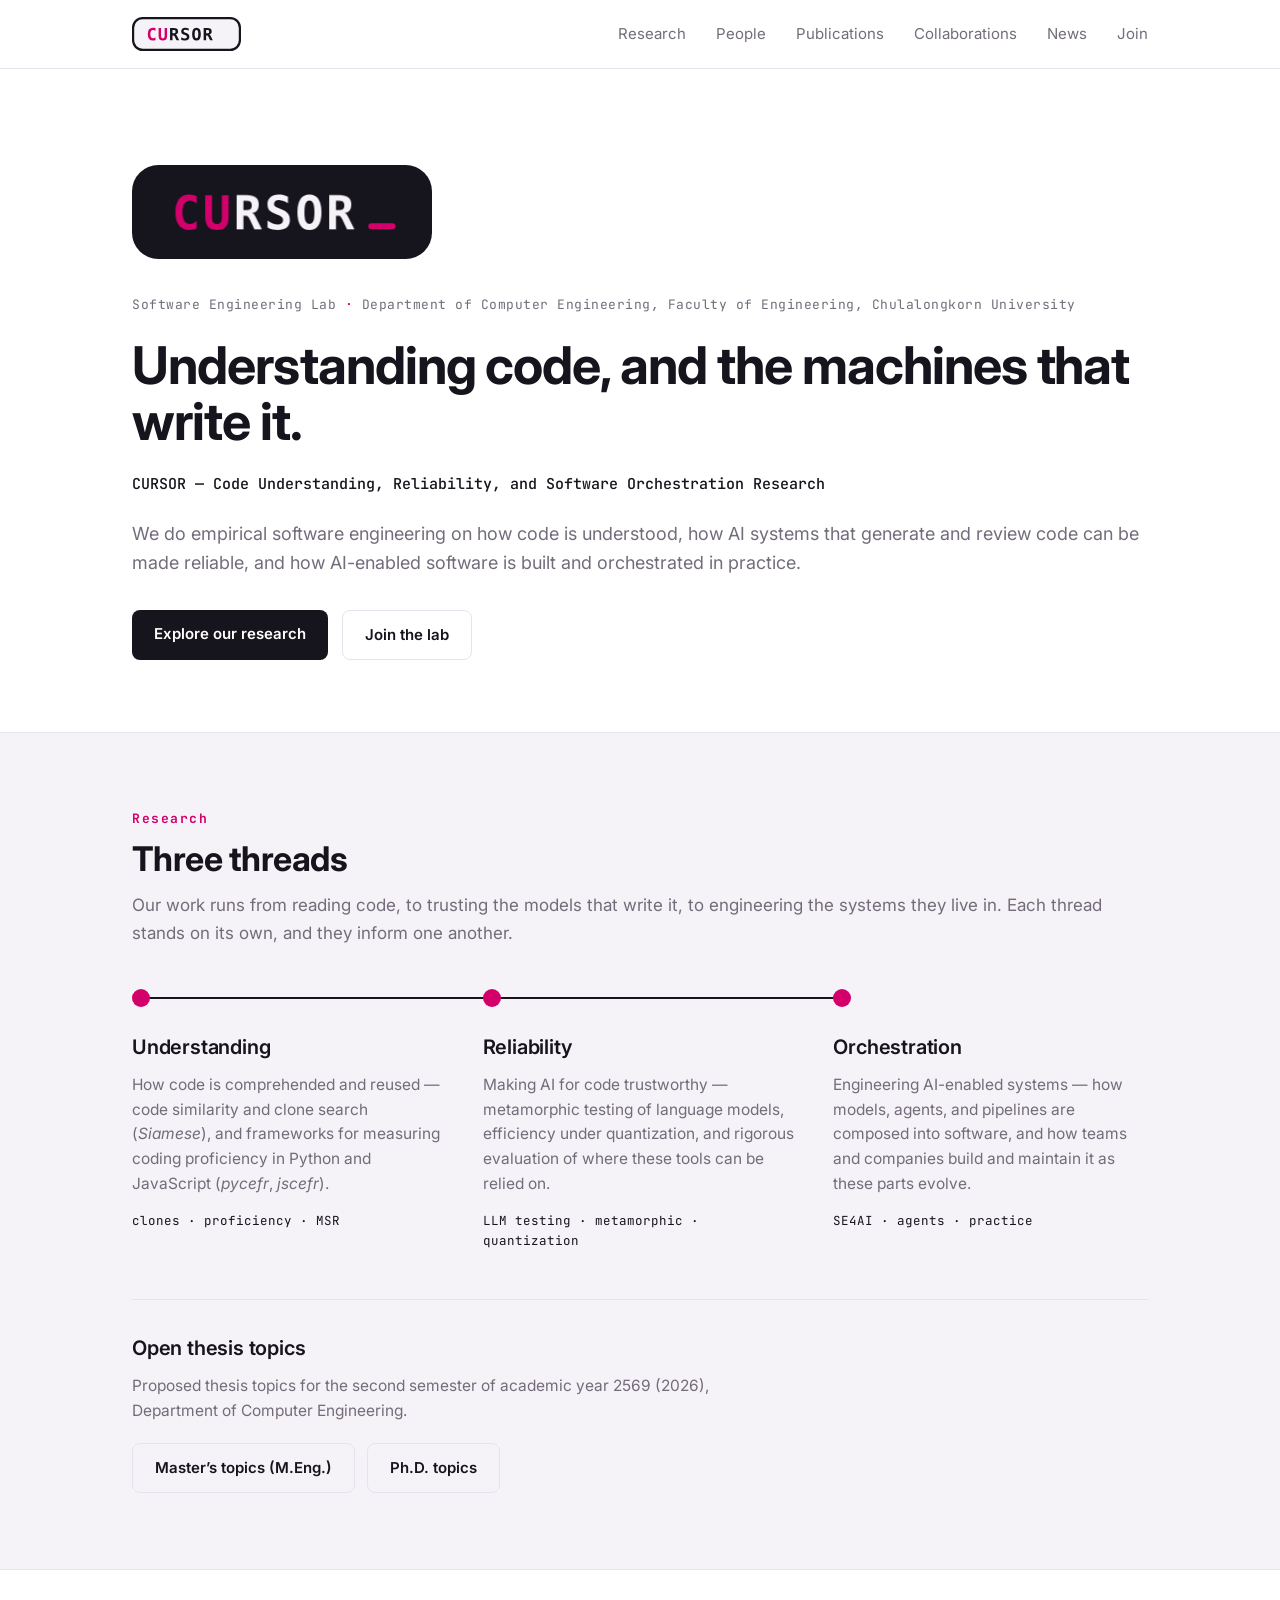
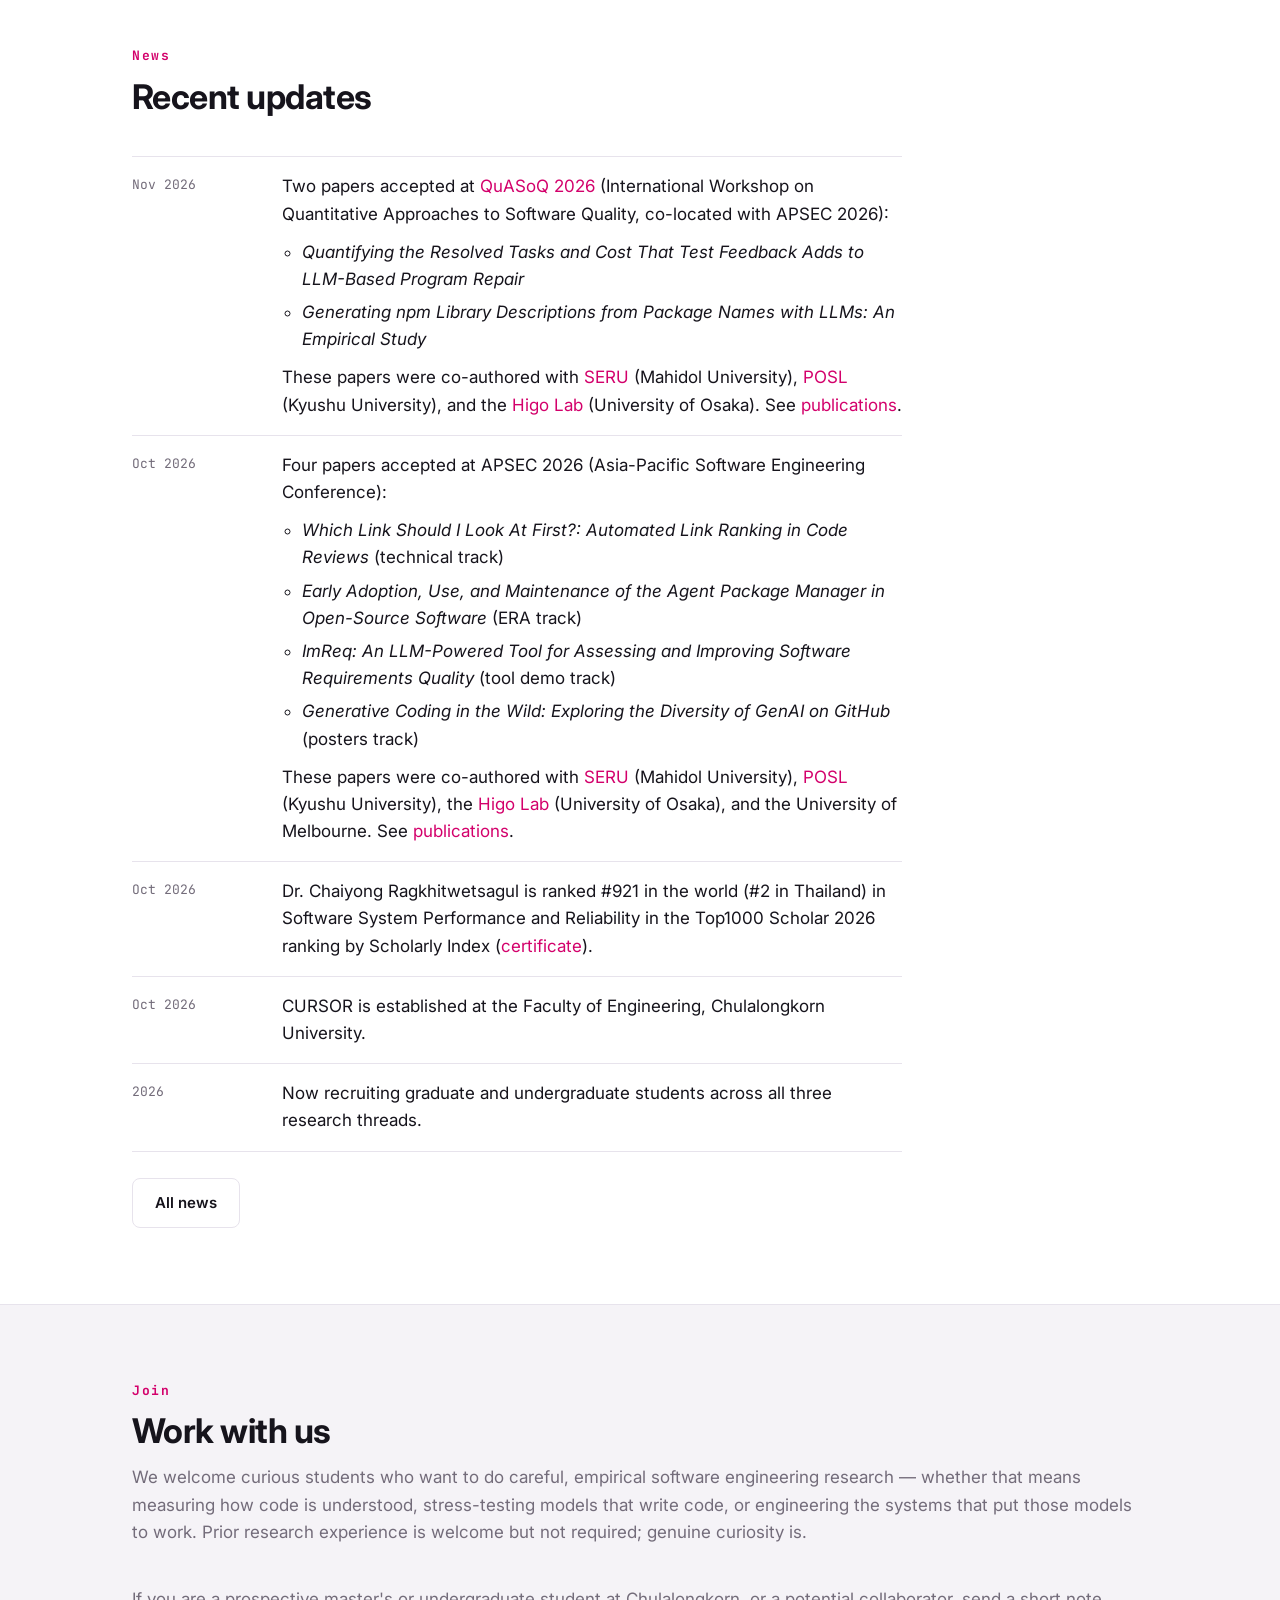
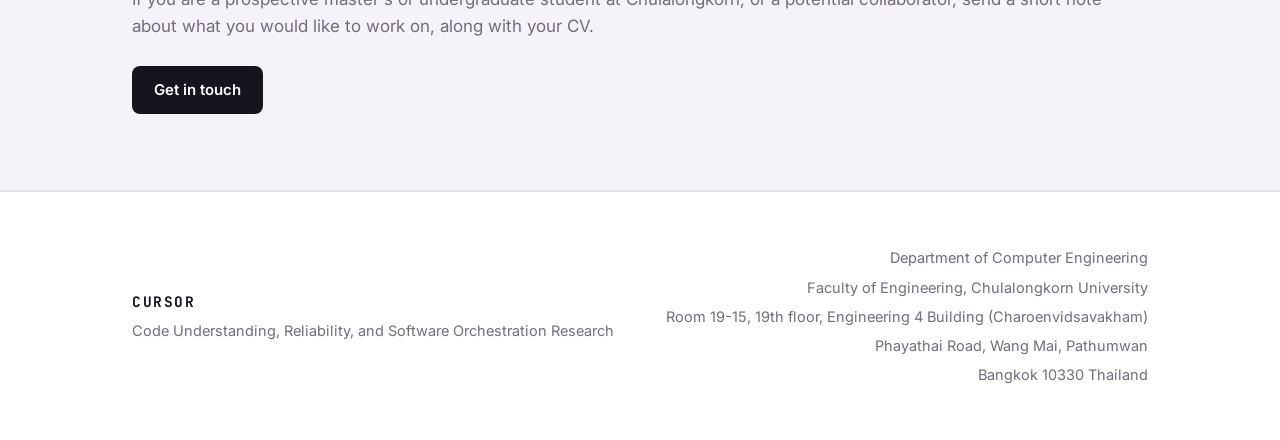
<file: index.html>
<!DOCTYPE html>
<html lang="en">
<head>
<meta charset="UTF-8">
<meta name="viewport" content="width=device-width, initial-scale=1.0">
<title>CURSOR — Code Understanding, Reliability, and Software Orchestration Research</title>
<meta name="description" content="CURSOR is a software engineering research lab at the Department of Computer Engineering, Faculty of Engineering, Chulalongkorn University, studying how software is understood, how AI systems for code can be trusted, and how AI-enabled software is built and orchestrated.">
<link rel="icon" href="images/favicon.ico" sizes="32x32">
<link rel="icon" type="image/svg+xml" href="images/favicon.svg">
<link rel="apple-touch-icon" href="images/apple-touch-icon.png">
<link rel="preconnect" href="https://fonts.googleapis.com">
<link rel="preconnect" href="https://fonts.gstatic.com" crossorigin>
<link href="https://fonts.googleapis.com/css2?family=Inter:wght@400;500;600;700&family=JetBrains+Mono:wght@500;700&display=swap" rel="stylesheet">
<link rel="stylesheet" href="css/style.css">
</head>
<body>

<header class="nav">
  <div class="wrap nav-inner">
    <a class="brand" href="#top" aria-label="CURSOR home">
      <img class="logo" src="images/cursor-field.svg" alt="CURSOR" width="109" height="34">
    </a>
    <button class="menu-btn" aria-label="Menu" aria-expanded="false"><span></span><span></span><span></span></button>
    <nav class="links" id="menu">
      <a href="#research">Research</a>
      <a href="people.html">People</a>
      <a href="publications.html">Publications</a>
      <a href="collaborations.html">Collaborations</a>
      <a href="news.html">News</a>
      <a href="#join">Join</a>
    </nav>
  </div>
</header>

<main id="top">

  <section class="hero">
    <div class="wrap hero-grid">
      <div>
        <p class="kicker">Software Engineering Lab <span class="dot">·</span> Department of Computer Engineering, Faculty of Engineering, Chulalongkorn University</p>
        <h1 class="hero-title">Understanding code, and the machines that write it.</h1>
        <p class="hero-sub">CURSOR — Code Understanding, Reliability, and Software Orchestration Research</p>
        <p class="lede">We do empirical software engineering on how code is understood, how AI systems that generate and review code can be made reliable, and how AI-enabled software is built and orchestrated in practice.</p>
        <div class="cta-row">
          <a class="btn btn-primary" href="#research">Explore our research</a>
          <a class="btn btn-ghost" href="#join">Join the lab</a>
        </div>
      </div>
      <div class="hero-art" aria-hidden="true">
        <svg viewBox="0 0 345.4 108.1">
          <rect width="345.4" height="108.1" rx="30.3" fill="#16141C"/>
          <path class="pop" style="animation-delay:0.15s" d="M1081 43Q1011 7 934.0 -11.0Q857 -29 772 -29Q470 -29 311.0 170.0Q152 369 152 745Q152 1122 311.0 1321.0Q470 1520 772 1520Q857 1520 935.0 1502.0Q1013 1484 1081 1448V1120Q1005 1190 933.5 1222.5Q862 1255 786 1255Q624 1255 541.5 1126.5Q459 998 459 745Q459 493 541.5 364.5Q624 236 786 236Q862 236 933.5 268.5Q1005 301 1081 371Z" transform="translate(46.00,74.08) scale(0.02637,-0.02637)" fill="#D3006B"/>
          <path class="pop" style="animation-delay:0.27s" d="M106 551V1493H401V477Q401 365 458.0 301.5Q515 238 616 238Q717 238 774.0 301.5Q831 365 831 477V1493H1126V551Q1126 247 1005.0 109.0Q884 -29 616 -29Q349 -29 227.5 109.0Q106 247 106 551Z" transform="translate(81.51,74.08) scale(0.02637,-0.02637)" fill="#D3006B"/>
          <path class="pop" style="animation-delay:0.39s" d="M807 705Q851 696 883.5 663.5Q916 631 963 537L1233 0H909L729 377Q721 393 708 421Q629 590 522 590H428V0H133V1493H559Q847 1493 972.5 1391.0Q1098 1289 1098 1059Q1098 905 1023.0 814.0Q948 723 807 705ZM428 1245V838H567Q688 838 740.5 885.5Q793 933 793 1042Q793 1151 741.0 1198.0Q689 1245 567 1245Z" transform="translate(117.02,74.08) scale(0.02637,-0.02637)" fill="#F5F3F7"/>
          <path class="pop" style="animation-delay:0.51s" d="M510 655Q287 740 208.0 833.5Q129 927 129 1085Q129 1288 259.0 1404.0Q389 1520 616 1520Q719 1520 822.0 1496.5Q925 1473 1026 1427V1139Q931 1206 833.0 1241.0Q735 1276 639 1276Q532 1276 475.0 1233.0Q418 1190 418 1110Q418 1048 459.5 1007.5Q501 967 633 918L760 870Q940 804 1025.0 695.0Q1110 586 1110 420Q1110 194 976.5 82.5Q843 -29 573 -29Q462 -29 350.5 -2.5Q239 24 135 76V381Q253 297 363.5 256.0Q474 215 582 215Q691 215 751.0 264.5Q811 314 811 403Q811 470 771.0 520.5Q731 571 655 600Z" transform="translate(152.53,74.08) scale(0.02637,-0.02637)" fill="#F5F3F7"/>
          <path class="pop" style="animation-delay:0.63s" d="M616 1255Q503 1255 451.0 1134.5Q399 1014 399 745Q399 477 451.0 356.5Q503 236 616 236Q730 236 782.0 356.5Q834 477 834 745Q834 1014 782.0 1134.5Q730 1255 616 1255ZM92 745Q92 1128 224.5 1324.0Q357 1520 616 1520Q876 1520 1008.5 1324.0Q1141 1128 1141 745Q1141 363 1008.5 167.0Q876 -29 616 -29Q357 -29 224.5 167.0Q92 363 92 745Z" transform="translate(188.04,74.08) scale(0.02637,-0.02637)" fill="#F5F3F7"/>
          <path class="pop" style="animation-delay:0.75s" d="M807 705Q851 696 883.5 663.5Q916 631 963 537L1233 0H909L729 377Q721 393 708 421Q629 590 522 590H428V0H133V1493H559Q847 1493 972.5 1391.0Q1098 1289 1098 1059Q1098 905 1023.0 814.0Q948 723 807 705ZM428 1245V838H567Q688 838 740.5 885.5Q793 933 793 1042Q793 1151 741.0 1198.0Q689 1245 567 1245Z" transform="translate(223.55,74.08) scale(0.02637,-0.02637)" fill="#F5F3F7"/>
          <rect class="uscore" x="272.1" y="67.1" width="31.3" height="7.0" rx="3.5" fill="#D3006B"/>
        </svg>
      </div>
    </div>
  </section>

  <section id="research" class="panel">
    <div class="wrap">
      <div class="sec-head">
        <h2>Research</h2>
        <div class="big">Three threads</div>
        <p>Our work runs from reading code, to trusting the models that write it, to engineering the systems they live in. Each thread stands on its own, and they inform one another.</p>
      </div>
      <div class="pillars">
        <div class="pillar">
          <span class="node"></span>
          <h3>Understanding</h3>
          <p>How code is comprehended and reused — code similarity and clone search (<i>Siamese</i>), and frameworks for measuring coding proficiency in Python and JavaScript (<i>pycefr</i>, <i>jscefr</i>).</p>
          <div class="tags">clones · proficiency · MSR</div>
        </div>
        <div class="pillar">
          <span class="node"></span>
          <h3>Reliability</h3>
          <p>Making AI for code trustworthy — metamorphic testing of language models, efficiency under quantization, and rigorous evaluation of where these tools can be relied on.</p>
          <div class="tags">LLM testing · metamorphic · quantization</div>
        </div>
        <div class="pillar">
          <span class="node"></span>
          <h3>Orchestration</h3>
          <p>Engineering AI-enabled systems — how models, agents, and pipelines are composed into software, and how teams and companies build and maintain it as these parts evolve.</p>
          <div class="tags">SE4AI · agents · practice</div>
        </div>
      </div>
      <div class="topics">
        <h3>Open thesis topics</h3>
        <p>Proposed thesis topics for the second semester of academic year 2569 (2026), Department of Computer Engineering.</p>
        <div class="topic-links">
          <a class="btn btn-ghost" href="files/2026/topics_m.pdf">Master’s topics (M.Eng.)</a>
          <a class="btn btn-ghost" href="files/2026/topics_phd.pdf">Ph.D. topics</a>
        </div>
      </div>
    </div>
  </section>

  <section id="news">
    <div class="wrap">
      <div class="sec-head"><h2>News</h2><div class="big">Recent updates</div></div>
      <!-- Keep only the 5 most recent items here; the full list lives in news.html -->
      <ul class="news">
        <li><span class="when">Nov 2026</span><div class="what">Two papers accepted at <a href="https://quasoq2026.swc-rwth.de/program.html" style="color:var(--magenta)">QuASoQ 2026</a> (International Workshop on Quantitative Approaches to Software Quality, co-located with APSEC 2026):
          <ul class="news-list">
            <li><i>Quantifying the Resolved Tasks and Cost That Test Feedback Adds to LLM-Based Program Repair</i></li>
            <li><i>Generating npm Library Descriptions from Package Names with LLMs: An Empirical Study</i></li>
          </ul>
          These papers were co-authored with <a href="https://muict-seru.github.io" style="color:var(--magenta)">SERU</a> (Mahidol University), <a href="https://posl.ait.kyushu-u.ac.jp/en/" style="color:var(--magenta)">POSL</a> (Kyushu University), and the <a href="https://sel.ist.osaka-u.ac.jp/" style="color:var(--magenta)">Higo Lab</a> (University of Osaka). See <a href="publications.html" style="color:var(--magenta)">publications</a>.</div></li>
        <li><span class="when">Oct 2026</span><div class="what">Four papers accepted at APSEC 2026 (Asia-Pacific Software Engineering Conference):
          <ul class="news-list">
            <li><i>Which Link Should I Look At First?: Automated Link Ranking in Code Reviews</i> (technical track)</li>
            <li><i>Early Adoption, Use, and Maintenance of the Agent Package Manager in Open-Source Software</i> (ERA track)</li>
            <li><i>ImReq: An LLM-Powered Tool for Assessing and Improving Software Requirements Quality</i> (tool demo track)</li>
            <li><i>Generative Coding in the Wild: Exploring the Diversity of GenAI on GitHub</i> (posters track)</li>
          </ul>
          These papers were co-authored with <a href="https://muict-seru.github.io" style="color:var(--magenta)">SERU</a> (Mahidol University), <a href="https://posl.ait.kyushu-u.ac.jp/en/" style="color:var(--magenta)">POSL</a> (Kyushu University), the <a href="https://sel.ist.osaka-u.ac.jp/" style="color:var(--magenta)">Higo Lab</a> (University of Osaka), and the University of Melbourne. See <a href="publications.html" style="color:var(--magenta)">publications</a>.</div></li>
        <li><span class="when">Oct 2026</span><span class="what">Dr. Chaiyong Ragkhitwetsagul is ranked #921 in the world (#2 in Thailand) in Software System Performance and Reliability in the Top1000 Scholar 2026 ranking by Scholarly Index (<a href="files/2026/2026-Top1000-Scholars.pdf" style="color:var(--magenta)">certificate</a>).</span></li>
        <li><span class="when">Oct 2026</span><span class="what">CURSOR is established at the Faculty of Engineering, Chulalongkorn University.</span></li>
        <li><span class="when">2026</span><span class="what">Now recruiting graduate and undergraduate students across all three research threads.</span></li>
      </ul>
      <a class="btn btn-ghost" href="news.html" style="margin-top:26px;">All news</a>
    </div>
  </section>

  <section id="join" class="panel">
    <div class="wrap">
      <div class="sec-head">
        <h2>Join</h2>
        <div class="big">Work with us</div>
        <p>We welcome curious students who want to do careful, empirical software engineering research — whether that means measuring how code is understood, stress-testing models that write code, or engineering the systems that put those models to work. Prior research experience is welcome but not required; genuine curiosity is.</p>
      </div>
      <p style="color:var(--slate);margin:0 0 26px;">If you are a prospective master's or undergraduate student at Chulalongkorn, or a potential collaborator, send a short note about what you would like to work on, along with your CV.</p>
      <a class="btn btn-primary" href="mailto:cragkhit@gmail.com?subject=Joining%20CURSOR">Get in touch</a>
    </div>
  </section>

</main>

<footer>
  <div class="wrap foot-inner">
    <div>
      <div class="foot-brand">CURSOR</div>
      <div style="margin-top:6px;">Code Understanding, Reliability, and Software Orchestration Research</div>
    </div>
    <div class="foot-addr">
      <div>Department of Computer Engineering</div>
      <div style="margin-top:6px;">Faculty of Engineering, Chulalongkorn University</div>
      <div style="margin-top:6px;">Room 19-15, 19th floor, Engineering 4 Building (Charoenvidsavakham)</div>
      <div style="margin-top:6px;">Phayathai Road, Wang Mai, Pathumwan</div>
      <div style="margin-top:6px;">Bangkok 10330 Thailand</div>
    </div>
  </div>
</footer>

<script>
  var btn=document.querySelector('.menu-btn'), menu=document.getElementById('menu');
  btn.addEventListener('click',function(){var open=menu.classList.toggle('open');btn.setAttribute('aria-expanded',open);});
  menu.addEventListener('click',function(e){if(e.target.tagName==='A') menu.classList.remove('open');});
</script>
</body>
</html>
</file>
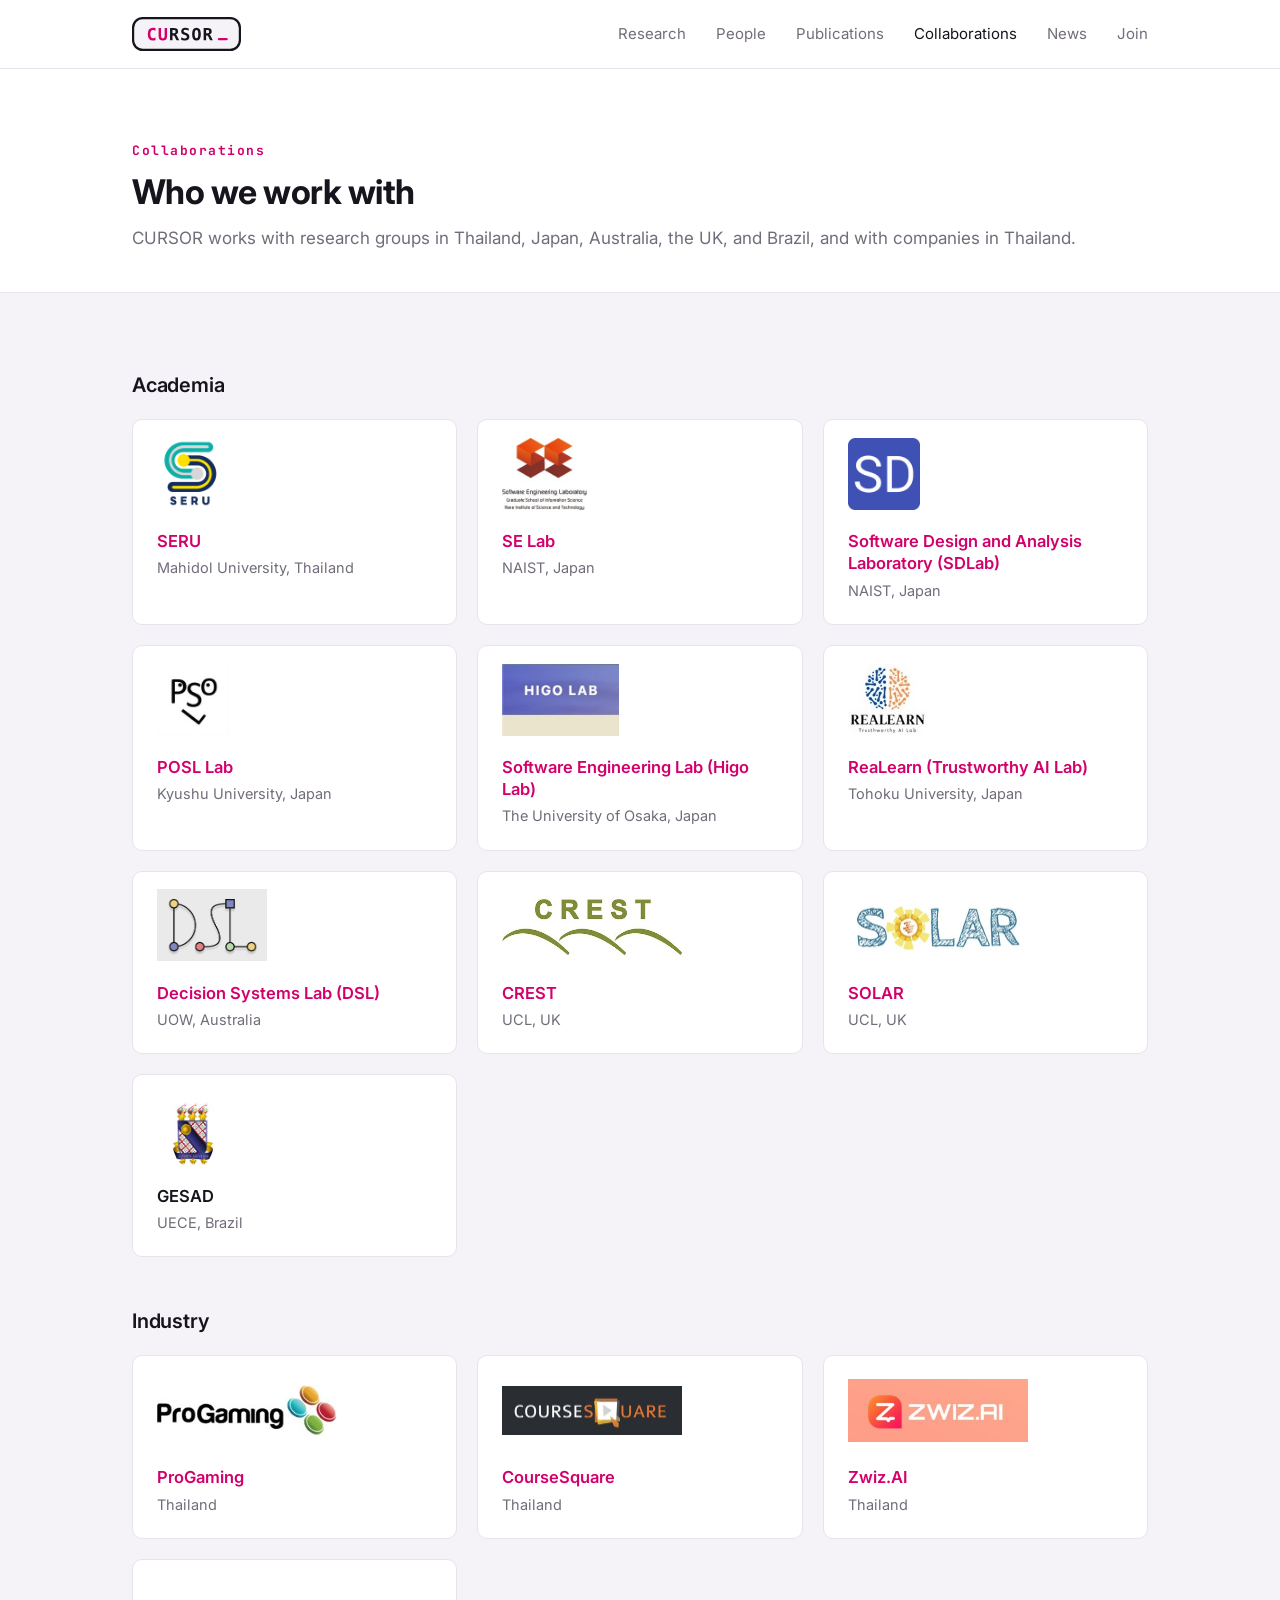
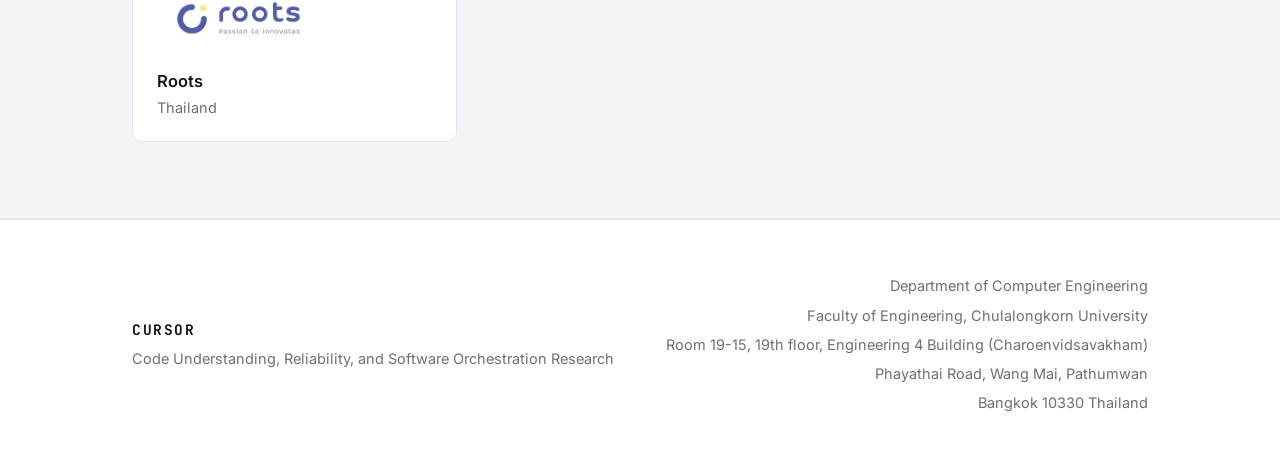
<file: collaborations.html>
<!DOCTYPE html>
<html lang="en">
<head>
<meta charset="UTF-8">
<meta name="viewport" content="width=device-width, initial-scale=1.0">
<title>Collaborations — CURSOR</title>
<meta name="description" content="Research groups that collaborate with CURSOR, the software engineering research lab at the Department of Computer Engineering, Faculty of Engineering, Chulalongkorn University.">
<link rel="icon" href="images/favicon.ico" sizes="32x32">
<link rel="icon" type="image/svg+xml" href="images/favicon.svg">
<link rel="apple-touch-icon" href="images/apple-touch-icon.png">
<link rel="preconnect" href="https://fonts.googleapis.com">
<link rel="preconnect" href="https://fonts.gstatic.com" crossorigin>
<link href="https://fonts.googleapis.com/css2?family=Inter:wght@400;500;600;700&family=JetBrains+Mono:wght@500;700&display=swap" rel="stylesheet">
<link rel="stylesheet" href="css/style.css">
</head>
<body>

<header class="nav">
  <div class="wrap nav-inner">
    <a class="brand" href="index.html" aria-label="CURSOR home">
      <img class="logo" src="images/cursor-field.svg" alt="CURSOR" width="109" height="34">
    </a>
    <button class="menu-btn" aria-label="Menu" aria-expanded="false"><span></span><span></span><span></span></button>
    <nav class="links" id="menu">
      <a href="index.html#research">Research</a>
      <a href="people.html">People</a>
      <a href="publications.html">Publications</a>
      <a href="collaborations.html" aria-current="page" style="color:var(--ink)">Collaborations</a>
      <a href="news.html">News</a>
      <a href="index.html#join">Join</a>
    </nav>
  </div>
</header>

<main id="top">

  <section class="page-head">
    <div class="wrap">
      <div class="sec-head" style="margin-bottom:0">
        <h2>Collaborations</h2>
        <div class="big">Who we work with</div>
        <p>CURSOR works with research groups in Thailand, Japan, Australia, the UK, and Brazil, and with companies in Thailand.</p>
      </div>
    </div>
  </section>

  <section class="panel">
    <div class="wrap">
      <h3 class="partner-group">Academia</h3>
      <div class="partners">
        <div class="partner">
          <div class="partner-logo"><a href="https://muict-seru.github.io" tabindex="-1" aria-hidden="true"><img src="images/partners/seru.png" alt="SERU logo" loading="lazy"></a></div>
          <h4><a href="https://muict-seru.github.io" style="color:var(--magenta)">SERU</a></h4>
          <p>Mahidol University, Thailand</p>
        </div>
        <div class="partner">
          <div class="partner-logo"><a href="https://naist-se.github.io/" tabindex="-1" aria-hidden="true"><img src="images/partners/se-lab-naist-japan.jpg" alt="SE Lab logo" loading="lazy"></a></div>
          <h4><a href="https://naist-se.github.io/" style="color:var(--magenta)">SE Lab</a></h4>
          <p>NAIST, Japan</p>
        </div>
        <div class="partner">
          <div class="partner-logo"><a href="https://sdlab.naist.jp/en/" tabindex="-1" aria-hidden="true"><img src="images/partners/sd-lab-naist-japan.jpg" alt="Software Design and Analysis Laboratory (SDLab) logo" loading="lazy"></a></div>
          <h4><a href="https://sdlab.naist.jp/en/" style="color:var(--magenta)">Software Design and Analysis Laboratory (SDLab)</a></h4>
          <p>NAIST, Japan</p>
        </div>
        <div class="partner">
          <div class="partner-logo"><a href="https://posl.ait.kyushu-u.ac.jp/en/" tabindex="-1" aria-hidden="true"><img src="images/partners/posl-lab-kyushu-university-japan.jpg" alt="POSL Lab logo" loading="lazy"></a></div>
          <h4><a href="https://posl.ait.kyushu-u.ac.jp/en/" style="color:var(--magenta)">POSL Lab</a></h4>
          <p>Kyushu University, Japan</p>
        </div>
        <div class="partner">
          <div class="partner-logo"><a href="https://sel.ist.osaka-u.ac.jp/" tabindex="-1" aria-hidden="true"><img src="images/partners/software-engineering-lab-higo-lab.jpg" alt="Software Engineering Lab (Higo Lab) logo" loading="lazy"></a></div>
          <h4><a href="https://sel.ist.osaka-u.ac.jp/" style="color:var(--magenta)">Software Engineering Lab (Higo Lab)</a></h4>
          <p>The University of Osaka, Japan</p>
        </div>
        <div class="partner">
          <div class="partner-logo"><a href="https://sites.google.com/view/racharak-lab" tabindex="-1" aria-hidden="true"><img src="images/internships/realearn-logo.jpg" alt="ReaLearn (Trustworthy AI Lab) logo" loading="lazy"></a></div>
          <h4><a href="https://sites.google.com/view/racharak-lab" style="color:var(--magenta)">ReaLearn (Trustworthy AI Lab)</a></h4>
          <p>Tohoku University, Japan</p>
        </div>
        <div class="partner">
          <div class="partner-logo"><a href="http://www.dsl.uow.edu.au/" tabindex="-1" aria-hidden="true"><img src="images/partners/decision-systems-lab-dsl-uow.jpg" alt="Decision Systems Lab (DSL) logo" loading="lazy"></a></div>
          <h4><a href="http://www.dsl.uow.edu.au/" style="color:var(--magenta)">Decision Systems Lab (DSL)</a></h4>
          <p>UOW, Australia</p>
        </div>
        <div class="partner">
          <div class="partner-logo"><a href="https://www.ucl.ac.uk/crest" tabindex="-1" aria-hidden="true"><img src="images/partners/centre-for-research-on-evolution.jpg" alt="CREST logo" loading="lazy"></a></div>
          <h4><a href="https://www.ucl.ac.uk/crest" style="color:var(--magenta)">CREST</a></h4>
          <p>UCL, UK</p>
        </div>
        <div class="partner">
          <div class="partner-logo"><a href="https://solar.cs.ucl.ac.uk/" tabindex="-1" aria-hidden="true"><img src="images/partners/software-optimisation-learning-and-analytics.jpg" alt="SOLAR logo" loading="lazy"></a></div>
          <h4><a href="https://solar.cs.ucl.ac.uk/" style="color:var(--magenta)">SOLAR</a></h4>
          <p>UCL, UK</p>
        </div>
        <div class="partner">
          <div class="partner-logo"><img src="images/partners/software-engineering-and-distributed-systems.jpg" alt="GESAD logo" loading="lazy"></div>
          <h4>GESAD</h4>
          <p>UECE, Brazil</p>
        </div>
      </div>
      <h3 class="partner-group">Industry</h3>
      <div class="partners">
        <div class="partner">
          <div class="partner-logo"><a href="https://www.progaming.co.th/" tabindex="-1" aria-hidden="true"><img src="images/partners/progaming.jpg" alt="ProGaming logo" loading="lazy"></a></div>
          <h4><a href="https://www.progaming.co.th/" style="color:var(--magenta)">ProGaming</a></h4>
          <p>Thailand</p>
        </div>
        <div class="partner">
          <div class="partner-logo"><a href="https://www.coursesquare.co/" tabindex="-1" aria-hidden="true"><img src="images/partners/coursesquare.jpg" alt="CourseSquare logo" loading="lazy"></a></div>
          <h4><a href="https://www.coursesquare.co/" style="color:var(--magenta)">CourseSquare</a></h4>
          <p>Thailand</p>
        </div>
        <div class="partner">
          <div class="partner-logo"><a href="https://www.zwiz.ai/" tabindex="-1" aria-hidden="true"><img src="images/partners/zwizai.jpg" alt="Zwiz.AI logo" loading="lazy"></a></div>
          <h4><a href="https://www.zwiz.ai/" style="color:var(--magenta)">Zwiz.AI</a></h4>
          <p>Thailand</p>
        </div>
        <div class="partner">
          <div class="partner-logo"><img src="images/partners/roots-current-and-previous-funding.jpg" alt="Roots logo" loading="lazy"></div>
          <h4>Roots</h4>
          <p>Thailand</p>
        </div>
      </div>
    </div>
  </section>

</main>

<footer>
  <div class="wrap foot-inner">
    <div>
      <div class="foot-brand">CURSOR</div>
      <div style="margin-top:6px;">Code Understanding, Reliability, and Software Orchestration Research</div>
    </div>
    <div class="foot-addr">
      <div>Department of Computer Engineering</div>
      <div style="margin-top:6px;">Faculty of Engineering, Chulalongkorn University</div>
      <div style="margin-top:6px;">Room 19-15, 19th floor, Engineering 4 Building (Charoenvidsavakham)</div>
      <div style="margin-top:6px;">Phayathai Road, Wang Mai, Pathumwan</div>
      <div style="margin-top:6px;">Bangkok 10330 Thailand</div>
    </div>
  </div>
</footer>

<script>
  var btn=document.querySelector('.menu-btn'), menu=document.getElementById('menu');
  btn.addEventListener('click',function(){var open=menu.classList.toggle('open');btn.setAttribute('aria-expanded',open);});
  menu.addEventListener('click',function(e){if(e.target.tagName==='A') menu.classList.remove('open');});
</script>
</body>
</html>
</file>
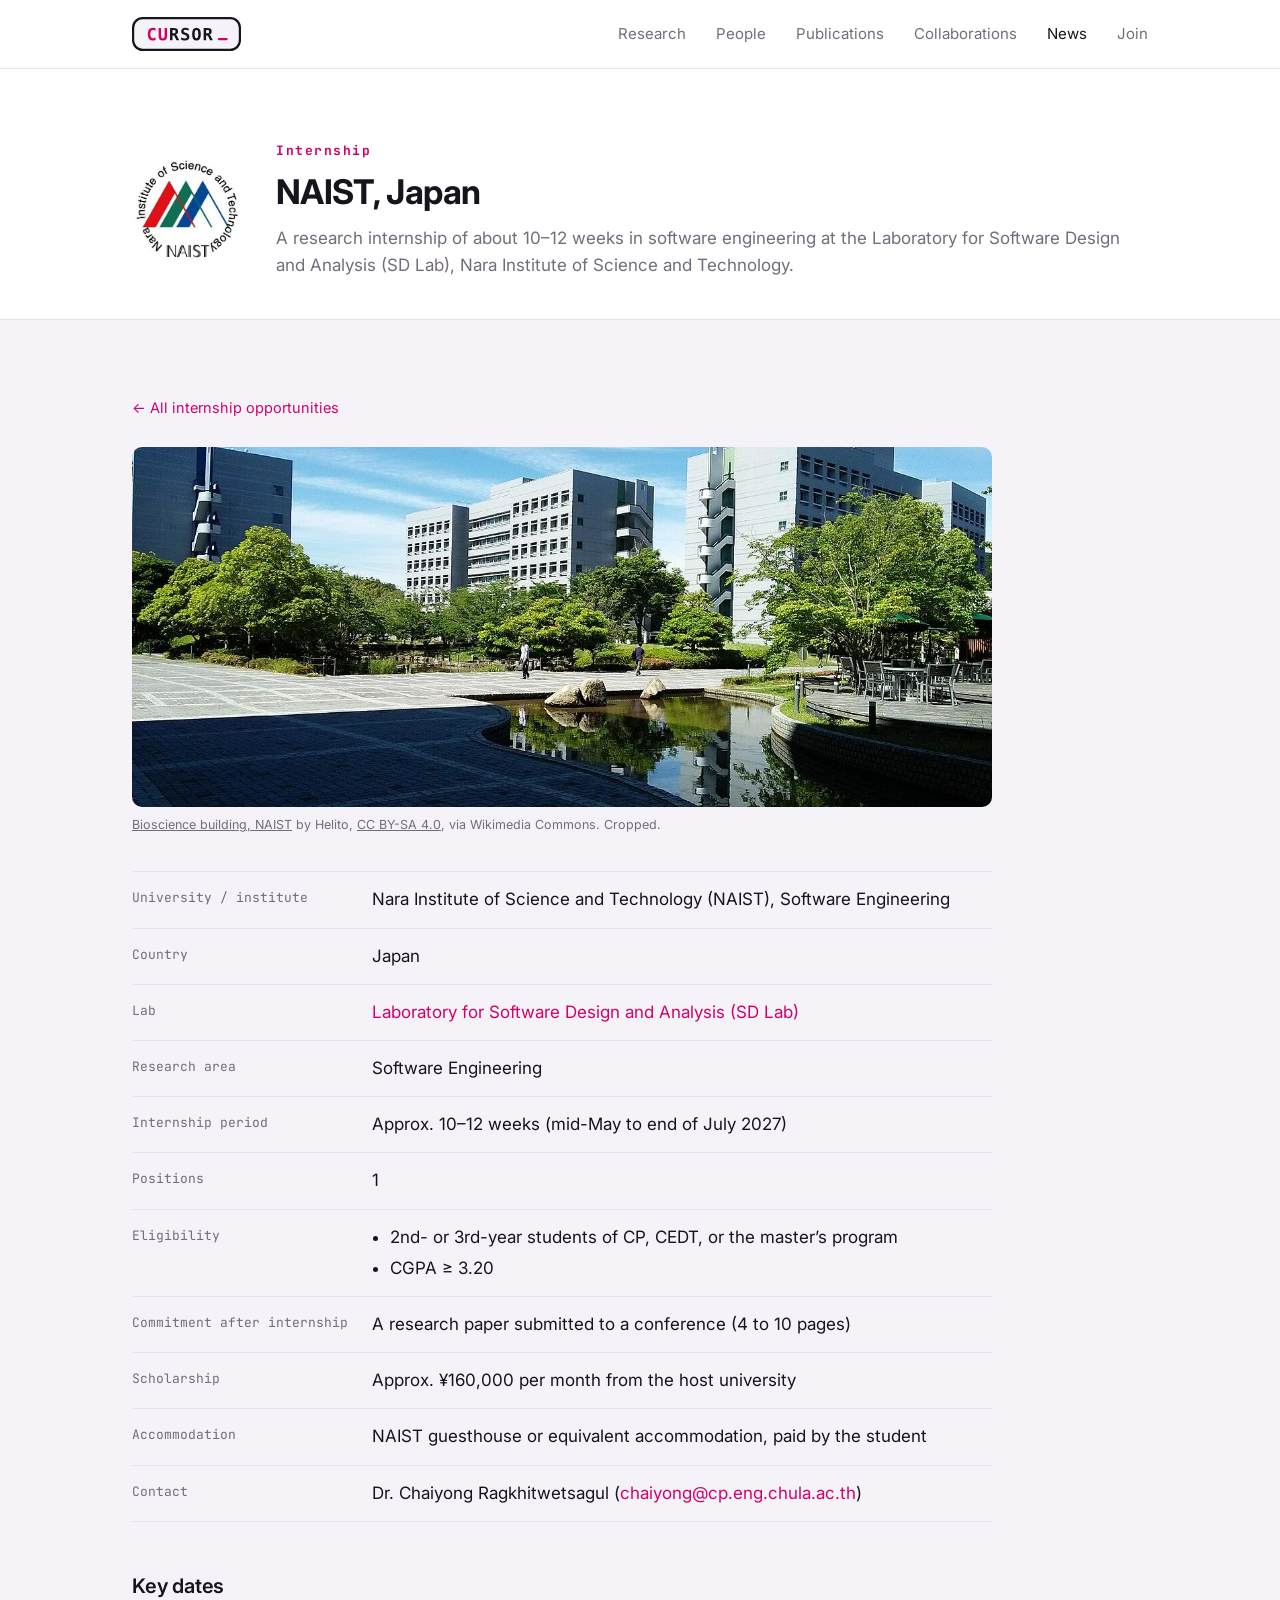
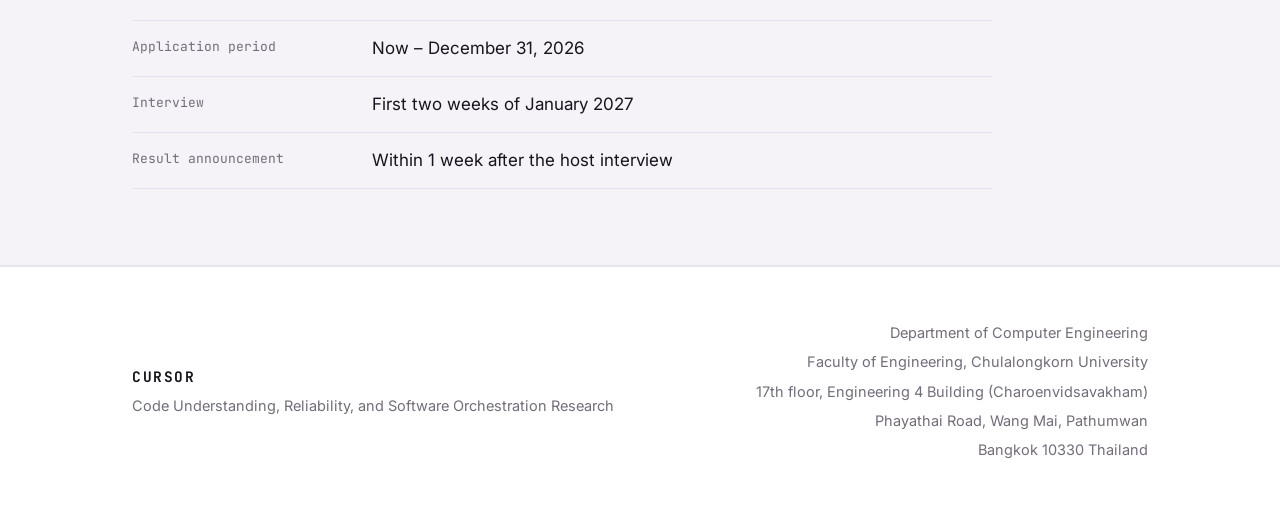
<file: internship-naist-sdlab-2027.html>
<!DOCTYPE html>
<html lang="en">
<head>
<meta charset="UTF-8">
<meta name="viewport" content="width=device-width, initial-scale=1.0">
<title>NAIST Internship 2027 — CURSOR</title>
<meta name="description" content="Software engineering research internship at the SD Lab, NAIST, Japan, for students of CURSOR, the software engineering research lab at the Department of Computer Engineering, Faculty of Engineering, Chulalongkorn University.">
<link rel="icon" href="images/favicon.ico" sizes="32x32">
<link rel="icon" type="image/svg+xml" href="images/favicon.svg">
<link rel="apple-touch-icon" href="images/apple-touch-icon.png">
<link rel="preconnect" href="https://fonts.googleapis.com">
<link rel="preconnect" href="https://fonts.gstatic.com" crossorigin>
<link href="https://fonts.googleapis.com/css2?family=Inter:wght@400;500;600;700&family=JetBrains+Mono:wght@500;700&display=swap" rel="stylesheet">
<link rel="stylesheet" href="css/style.css">
</head>
<body>

<header class="nav">
  <div class="wrap nav-inner">
    <a class="brand" href="index.html" aria-label="CURSOR home">
      <img class="logo" src="images/cursor-field.svg" alt="CURSOR" width="109" height="34">
    </a>
    <button class="menu-btn" aria-label="Menu" aria-expanded="false"><span></span><span></span><span></span></button>
    <nav class="links" id="menu">
      <a href="index.html#research">Research</a>
      <a href="people.html">People</a>
      <a href="publications.html">Publications</a>
      <a href="collaborations.html">Collaborations</a>
      <a href="news.html" style="color:var(--ink)">News</a>
      <a href="index.html#join">Join</a>
    </nav>
  </div>
</header>

<main id="top">

  <section class="page-head">
    <div class="wrap">
      <div class="intern-head">
        <img class="intern-logo" src="images/internships/naist-logo.jpg" alt="Nara Institute of Science and Technology (NAIST) logo" width="300" height="300">
      <div class="sec-head" style="margin-bottom:0">
        <h2>Internship</h2>
        <div class="big">NAIST, Japan</div>
        <p>A research internship of about 10–12 weeks in software engineering at the Laboratory for Software Design and Analysis (SD Lab), Nara Institute of Science and Technology.</p>
      </div>
      </div>
    </div>
  </section>

  <section class="panel">
    <div class="wrap">
      <p class="back-link"><a href="news.html#internships" style="color:var(--magenta)">← All internship opportunities</a></p>
      <figure class="intern-figure">
        <img class="intern-photo" src="images/internships/naist-campus.jpg" alt="Bioscience building and pond on the NAIST campus" width="1280" height="960">
        <figcaption><a href="https://commons.wikimedia.org/wiki/File:Bioscience_naist.jpg">Bioscience building, NAIST</a> by Helito, <a href="https://creativecommons.org/licenses/by-sa/4.0/">CC BY-SA 4.0</a>, via Wikimedia Commons. Cropped.</figcaption>
      </figure>
      <dl class="facts">
        <dt>University / institute</dt><dd>Nara Institute of Science and Technology (NAIST), Software Engineering</dd>
        <dt>Country</dt><dd>Japan</dd>
        <dt>Lab</dt><dd><a href="https://sdlab.naist.jp/en/" style="color:var(--magenta)">Laboratory for Software Design and Analysis (SD Lab)</a></dd>
        <dt>Research area</dt><dd>Software Engineering</dd>
        <dt>Internship period</dt><dd>Approx. 10–12 weeks (mid-May to end of July 2027)</dd>
        <dt>Positions</dt><dd>1</dd>
        <dt>Eligibility</dt><dd><ul><li>2nd- or 3rd-year students of CP, CEDT, or the master’s program</li><li>CGPA ≥ 3.20</li></ul></dd>
        <dt>Commitment after internship</dt><dd>A research paper submitted to a conference (4 to 10 pages)</dd>
        <dt>Scholarship</dt><dd>Approx. ¥160,000 per month from the host university</dd>
        <dt>Accommodation</dt><dd>NAIST guesthouse or equivalent accommodation, paid by the student</dd>
        <dt>Contact</dt><dd>Dr. Chaiyong Ragkhitwetsagul (<a href="mailto:chaiyong@cp.eng.chula.ac.th" style="color:var(--magenta)">chaiyong@cp.eng.chula.ac.th</a>)</dd>
      </dl>
      <h3 class="partner-group" style="margin-top:48px;">Key dates</h3>
      <dl class="facts">
        <dt>Application period</dt><dd>Now – December 31, 2026</dd>
        <dt>Interview</dt><dd>First two weeks of January 2027</dd>
        <dt>Result announcement</dt><dd>Within 1 week after the host interview</dd>
      </dl>
    </div>
  </section>

</main>

<footer>
  <div class="wrap foot-inner">
    <div>
      <div class="foot-brand">CURSOR</div>
      <div style="margin-top:6px;">Code Understanding, Reliability, and Software Orchestration Research</div>
    </div>
    <div class="foot-addr">
      <div>Department of Computer Engineering</div>
      <div style="margin-top:6px;">Faculty of Engineering, Chulalongkorn University</div>
      <div style="margin-top:6px;">17th floor, Engineering 4 Building (Charoenvidsavakham)</div>
      <div style="margin-top:6px;">Phayathai Road, Wang Mai, Pathumwan</div>
      <div style="margin-top:6px;">Bangkok 10330 Thailand</div>
    </div>
  </div>
</footer>

<script>
  var btn=document.querySelector('.menu-btn'), menu=document.getElementById('menu');
  btn.addEventListener('click',function(){var open=menu.classList.toggle('open');btn.setAttribute('aria-expanded',open);});
  menu.addEventListener('click',function(e){if(e.target.tagName==='A') menu.classList.remove('open');});
</script>
</body>
</html>
</file>
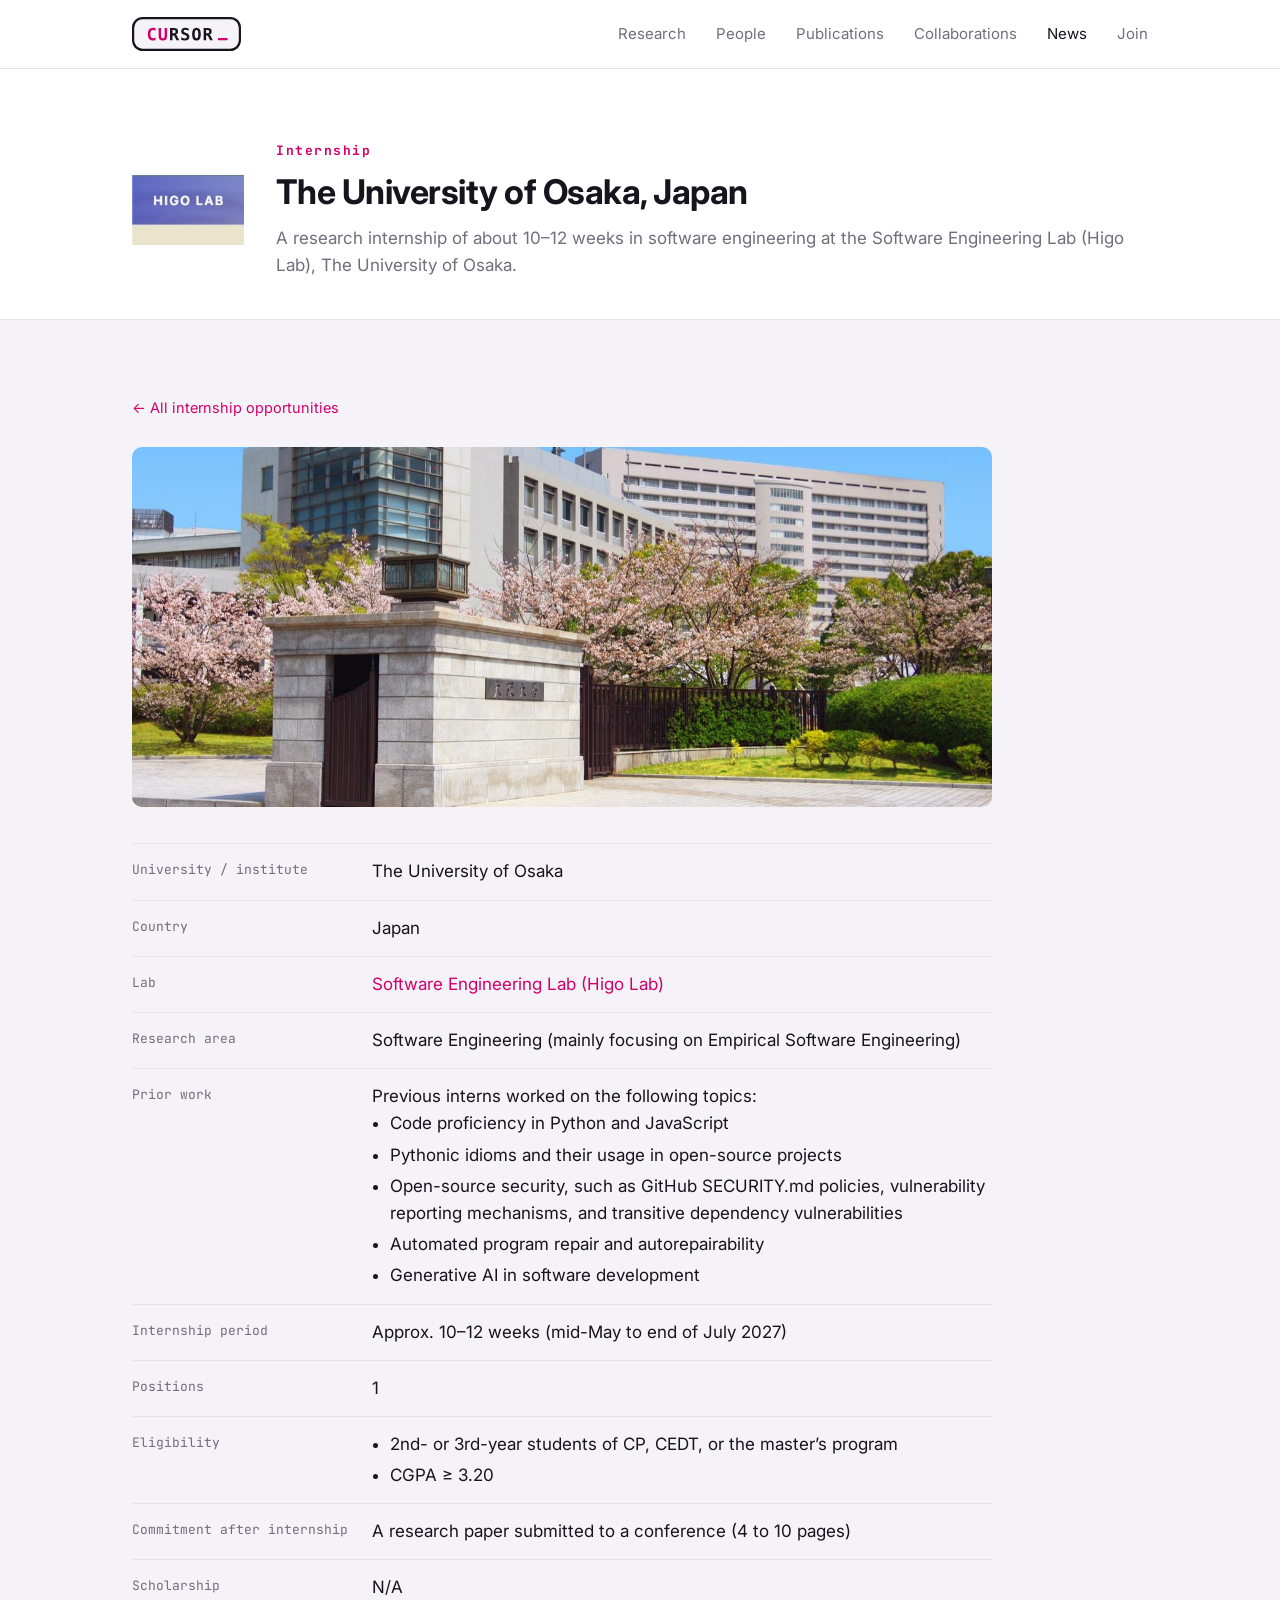
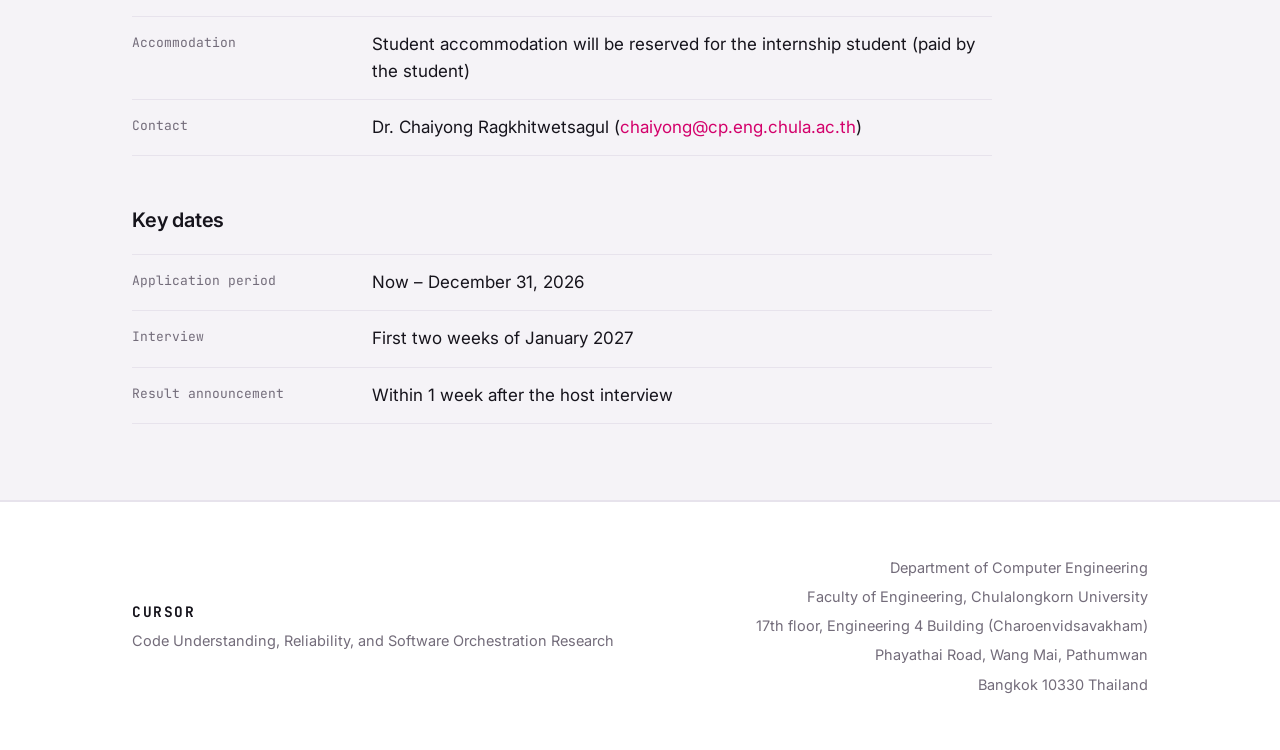
<file: internship-osaka-higolab-2027.html>
<!DOCTYPE html>
<html lang="en">
<head>
<meta charset="UTF-8">
<meta name="viewport" content="width=device-width, initial-scale=1.0">
<title>Osaka Internship 2027 — CURSOR</title>
<meta name="description" content="Software engineering research internship at the Higo Lab, The University of Osaka, Japan, for students of CURSOR, the software engineering research lab at the Department of Computer Engineering, Faculty of Engineering, Chulalongkorn University.">
<link rel="icon" href="images/favicon.ico" sizes="32x32">
<link rel="icon" type="image/svg+xml" href="images/favicon.svg">
<link rel="apple-touch-icon" href="images/apple-touch-icon.png">
<link rel="preconnect" href="https://fonts.googleapis.com">
<link rel="preconnect" href="https://fonts.gstatic.com" crossorigin>
<link href="https://fonts.googleapis.com/css2?family=Inter:wght@400;500;600;700&family=JetBrains+Mono:wght@500;700&display=swap" rel="stylesheet">
<link rel="stylesheet" href="css/style.css">
</head>
<body>

<header class="nav">
  <div class="wrap nav-inner">
    <a class="brand" href="index.html" aria-label="CURSOR home">
      <img class="logo" src="images/cursor-field.svg" alt="CURSOR" width="109" height="34">
    </a>
    <button class="menu-btn" aria-label="Menu" aria-expanded="false"><span></span><span></span><span></span></button>
    <nav class="links" id="menu">
      <a href="index.html#research">Research</a>
      <a href="people.html">People</a>
      <a href="publications.html">Publications</a>
      <a href="collaborations.html">Collaborations</a>
      <a href="news.html" style="color:var(--ink)">News</a>
      <a href="index.html#join">Join</a>
    </nav>
  </div>
</header>

<main id="top">

  <section class="page-head">
    <div class="wrap">
      <div class="intern-head">
        <img class="intern-logo" src="images/partners/software-engineering-lab-higo-lab.jpg" alt="Software Engineering Lab (Higo Lab) logo" width="139" height="86">
      <div class="sec-head" style="margin-bottom:0">
        <h2>Internship</h2>
        <div class="big">The University of Osaka, Japan</div>
        <p>A research internship of about 10–12 weeks in software engineering at the Software Engineering Lab (Higo Lab), The University of Osaka.</p>
      </div>
      </div>
    </div>
  </section>

  <section class="panel">
    <div class="wrap">
      <p class="back-link"><a href="news.html#internships" style="color:var(--magenta)">← All internship opportunities</a></p>
      <figure class="intern-figure">
        <img class="intern-photo" src="images/internships/osaka-campus.jpg" style="object-position:50% 80%;" alt="Main gate of The University of Osaka with cherry blossoms and campus buildings" width="1400" height="914">
      </figure>
      <dl class="facts">
        <dt>University / institute</dt><dd>The University of Osaka</dd>
        <dt>Country</dt><dd>Japan</dd>
        <dt>Lab</dt><dd><a href="https://sel.ist.osaka-u.ac.jp/" style="color:var(--magenta)">Software Engineering Lab (Higo Lab)</a></dd>
        <dt>Research area</dt><dd>Software Engineering (mainly focusing on Empirical Software Engineering)</dd>
        <dt>Prior work</dt><dd>Previous interns worked on the following topics:<ul><li>Code proficiency in Python and JavaScript</li><li>Pythonic idioms and their usage in open-source projects</li><li>Open-source security, such as GitHub SECURITY.md policies, vulnerability reporting mechanisms, and transitive dependency vulnerabilities</li><li>Automated program repair and autorepairability</li><li>Generative AI in software development</li></ul></dd>
        <dt>Internship period</dt><dd>Approx. 10–12 weeks (mid-May to end of July 2027)</dd>
        <dt>Positions</dt><dd>1</dd>
        <dt>Eligibility</dt><dd><ul><li>2nd- or 3rd-year students of CP, CEDT, or the master’s program</li><li>CGPA ≥ 3.20</li></ul></dd>
        <dt>Commitment after internship</dt><dd>A research paper submitted to a conference (4 to 10 pages)</dd>
        <dt>Scholarship</dt><dd>N/A</dd>
        <dt>Accommodation</dt><dd>Student accommodation will be reserved for the internship student (paid by the student)</dd>
        <dt>Contact</dt><dd>Dr. Chaiyong Ragkhitwetsagul (<a href="mailto:chaiyong@cp.eng.chula.ac.th" style="color:var(--magenta)">chaiyong@cp.eng.chula.ac.th</a>)</dd>
      </dl>
      <h3 class="partner-group" style="margin-top:48px;">Key dates</h3>
      <dl class="facts">
        <dt>Application period</dt><dd>Now – December 31, 2026</dd>
        <dt>Interview</dt><dd>First two weeks of January 2027</dd>
        <dt>Result announcement</dt><dd>Within 1 week after the host interview</dd>
      </dl>
    </div>
  </section>

</main>

<footer>
  <div class="wrap foot-inner">
    <div>
      <div class="foot-brand">CURSOR</div>
      <div style="margin-top:6px;">Code Understanding, Reliability, and Software Orchestration Research</div>
    </div>
    <div class="foot-addr">
      <div>Department of Computer Engineering</div>
      <div style="margin-top:6px;">Faculty of Engineering, Chulalongkorn University</div>
      <div style="margin-top:6px;">17th floor, Engineering 4 Building (Charoenvidsavakham)</div>
      <div style="margin-top:6px;">Phayathai Road, Wang Mai, Pathumwan</div>
      <div style="margin-top:6px;">Bangkok 10330 Thailand</div>
    </div>
  </div>
</footer>

<script>
  var btn=document.querySelector('.menu-btn'), menu=document.getElementById('menu');
  btn.addEventListener('click',function(){var open=menu.classList.toggle('open');btn.setAttribute('aria-expanded',open);});
  menu.addEventListener('click',function(e){if(e.target.tagName==='A') menu.classList.remove('open');});
</script>
</body>
</html>
</file>
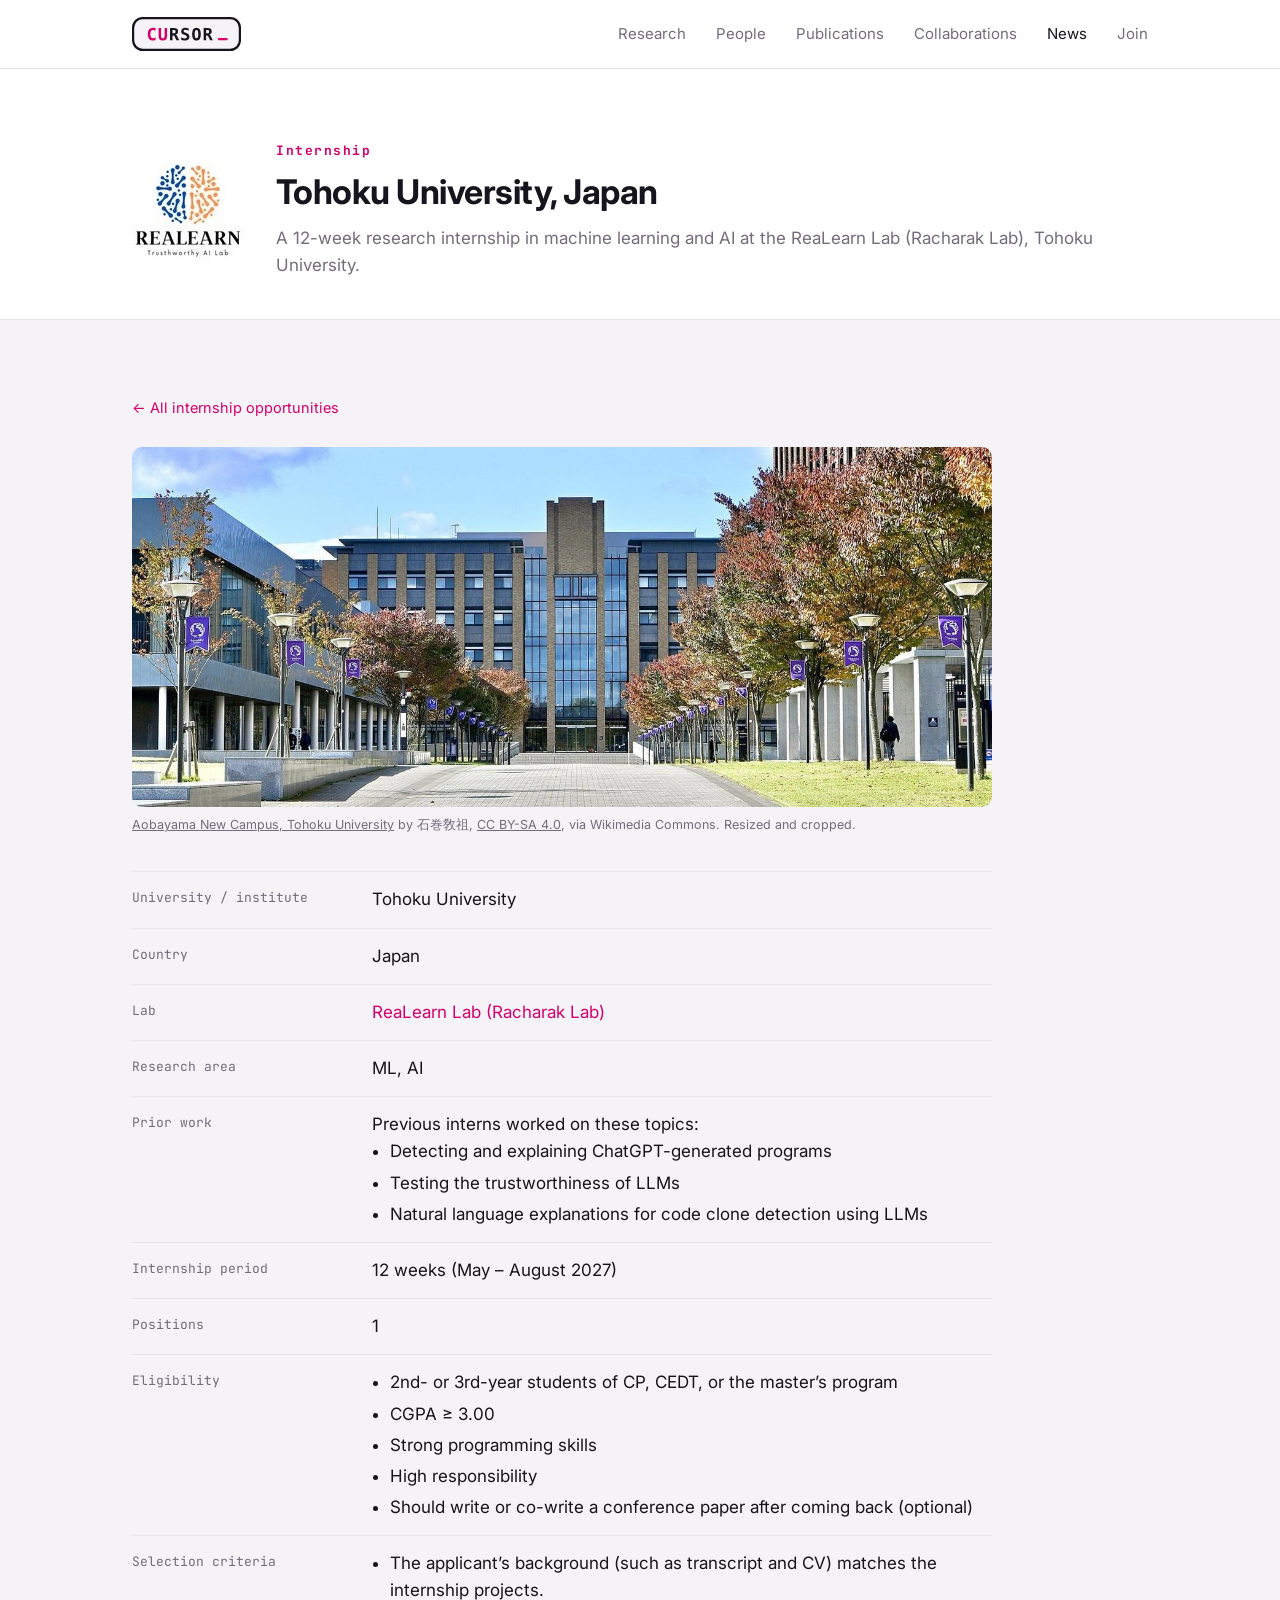
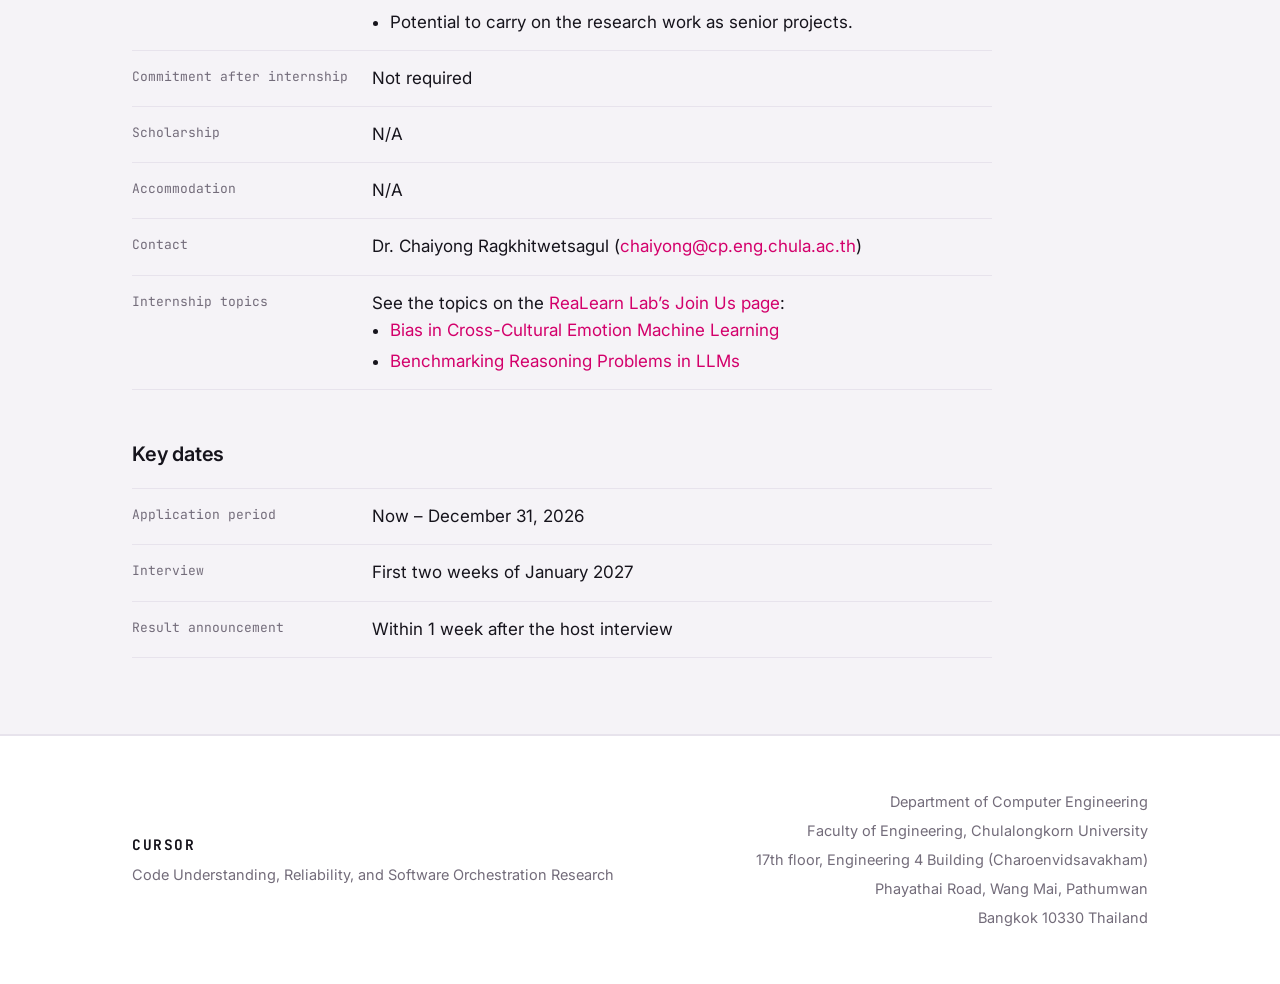
<file: internship-tohoku-realearn-2027.html>
<!DOCTYPE html>
<html lang="en">
<head>
<meta charset="UTF-8">
<meta name="viewport" content="width=device-width, initial-scale=1.0">
<title>Tohoku Internship 2027 — CURSOR</title>
<meta name="description" content="ML and AI research internship at the ReaLearn Lab, Tohoku University, Japan, for students of CURSOR, the software engineering research lab at the Department of Computer Engineering, Faculty of Engineering, Chulalongkorn University.">
<link rel="icon" href="images/favicon.ico" sizes="32x32">
<link rel="icon" type="image/svg+xml" href="images/favicon.svg">
<link rel="apple-touch-icon" href="images/apple-touch-icon.png">
<link rel="preconnect" href="https://fonts.googleapis.com">
<link rel="preconnect" href="https://fonts.gstatic.com" crossorigin>
<link href="https://fonts.googleapis.com/css2?family=Inter:wght@400;500;600;700&family=JetBrains+Mono:wght@500;700&display=swap" rel="stylesheet">
<link rel="stylesheet" href="css/style.css">
</head>
<body>

<header class="nav">
  <div class="wrap nav-inner">
    <a class="brand" href="index.html" aria-label="CURSOR home">
      <img class="logo" src="images/cursor-field.svg" alt="CURSOR" width="109" height="34">
    </a>
    <button class="menu-btn" aria-label="Menu" aria-expanded="false"><span></span><span></span><span></span></button>
    <nav class="links" id="menu">
      <a href="index.html#research">Research</a>
      <a href="people.html">People</a>
      <a href="publications.html">Publications</a>
      <a href="collaborations.html">Collaborations</a>
      <a href="news.html" style="color:var(--ink)">News</a>
      <a href="index.html#join">Join</a>
    </nav>
  </div>
</header>

<main id="top">

  <section class="page-head">
    <div class="wrap">
      <div class="intern-head">
        <img class="intern-logo" src="images/internships/realearn-logo.jpg" alt="ReaLearn Lab logo" width="112" height="101">
      <div class="sec-head" style="margin-bottom:0">
        <h2>Internship</h2>
        <div class="big">Tohoku University, Japan</div>
        <p>A 12-week research internship in machine learning and AI at the ReaLearn Lab (Racharak Lab), Tohoku University.</p>
      </div>
      </div>
    </div>
  </section>

  <section class="panel">
    <div class="wrap">
      <p class="back-link"><a href="news.html#internships" style="color:var(--magenta)">← All internship opportunities</a></p>
      <figure class="intern-figure">
        <img class="intern-photo" src="images/internships/tohoku-campus.jpg" alt="Aobayama New Campus, Tohoku University" width="1400" height="840">
        <figcaption><a href="https://commons.wikimedia.org/wiki/File:Aobayama_New_Campus,_Tohoku_University,_1st_Nov_2025%E2%91%A1.jpg">Aobayama New Campus, Tohoku University</a> by 石巻敎祖, <a href="https://creativecommons.org/licenses/by-sa/4.0/">CC BY-SA 4.0</a>, via Wikimedia Commons. Resized and cropped.</figcaption>
      </figure>
      <dl class="facts">
        <dt>University / institute</dt><dd>Tohoku University</dd>
        <dt>Country</dt><dd>Japan</dd>
        <dt>Lab</dt><dd><a href="https://sites.google.com/view/racharak-lab" style="color:var(--magenta)">ReaLearn Lab (Racharak Lab)</a></dd>
        <dt>Research area</dt><dd>ML, AI</dd>
        <dt>Prior work</dt><dd>Previous interns worked on these topics:<ul><li>Detecting and explaining ChatGPT-generated programs</li><li>Testing the trustworthiness of LLMs</li><li>Natural language explanations for code clone detection using LLMs</li></ul></dd>
        <dt>Internship period</dt><dd>12 weeks (May – August 2027)</dd>
        <dt>Positions</dt><dd>1</dd>
        <dt>Eligibility</dt><dd><ul><li>2nd- or 3rd-year students of CP, CEDT, or the master’s program</li><li>CGPA ≥ 3.00</li><li>Strong programming skills</li><li>High responsibility</li><li>Should write or co-write a conference paper after coming back (optional)</li></ul></dd>
        <dt>Selection criteria</dt><dd><ul><li>The applicant’s background (such as transcript and CV) matches the internship projects.</li><li>Potential to carry on the research work as senior projects.</li></ul></dd>
        <dt>Commitment after internship</dt><dd>Not required</dd>
        <dt>Scholarship</dt><dd>N/A</dd>
        <dt>Accommodation</dt><dd>N/A</dd>
        <dt>Contact</dt><dd>Dr. Chaiyong Ragkhitwetsagul (<a href="mailto:chaiyong@cp.eng.chula.ac.th" style="color:var(--magenta)">chaiyong@cp.eng.chula.ac.th</a>)</dd>
        <dt>Internship topics</dt><dd>See the topics on the <a href="https://sites.google.com/view/racharak-lab/join-us?authuser=0#h.hfeqqp9h5xjx" style="color:var(--magenta)">ReaLearn Lab’s Join Us page</a>:<ul><li><a href="https://drive.google.com/file/d/111HXxIQlkNXdvivzDEhoM7A39TYGpUaV/view" style="color:var(--magenta)">Bias in Cross-Cultural Emotion Machine Learning</a></li><li><a href="https://drive.google.com/file/d/1Qf5JyVCa47usSwDWmhPdW67YQtBf-fxc/view" style="color:var(--magenta)">Benchmarking Reasoning Problems in LLMs</a></li></ul></dd>
      </dl>
      <h3 class="partner-group" style="margin-top:48px;">Key dates</h3>
      <dl class="facts">
        <dt>Application period</dt><dd>Now – December 31, 2026</dd>
        <dt>Interview</dt><dd>First two weeks of January 2027</dd>
        <dt>Result announcement</dt><dd>Within 1 week after the host interview</dd>
      </dl>
    </div>
  </section>

</main>

<footer>
  <div class="wrap foot-inner">
    <div>
      <div class="foot-brand">CURSOR</div>
      <div style="margin-top:6px;">Code Understanding, Reliability, and Software Orchestration Research</div>
    </div>
    <div class="foot-addr">
      <div>Department of Computer Engineering</div>
      <div style="margin-top:6px;">Faculty of Engineering, Chulalongkorn University</div>
      <div style="margin-top:6px;">17th floor, Engineering 4 Building (Charoenvidsavakham)</div>
      <div style="margin-top:6px;">Phayathai Road, Wang Mai, Pathumwan</div>
      <div style="margin-top:6px;">Bangkok 10330 Thailand</div>
    </div>
  </div>
</footer>

<script>
  var btn=document.querySelector('.menu-btn'), menu=document.getElementById('menu');
  btn.addEventListener('click',function(){var open=menu.classList.toggle('open');btn.setAttribute('aria-expanded',open);});
  menu.addEventListener('click',function(e){if(e.target.tagName==='A') menu.classList.remove('open');});
</script>
</body>
</html>
</file>
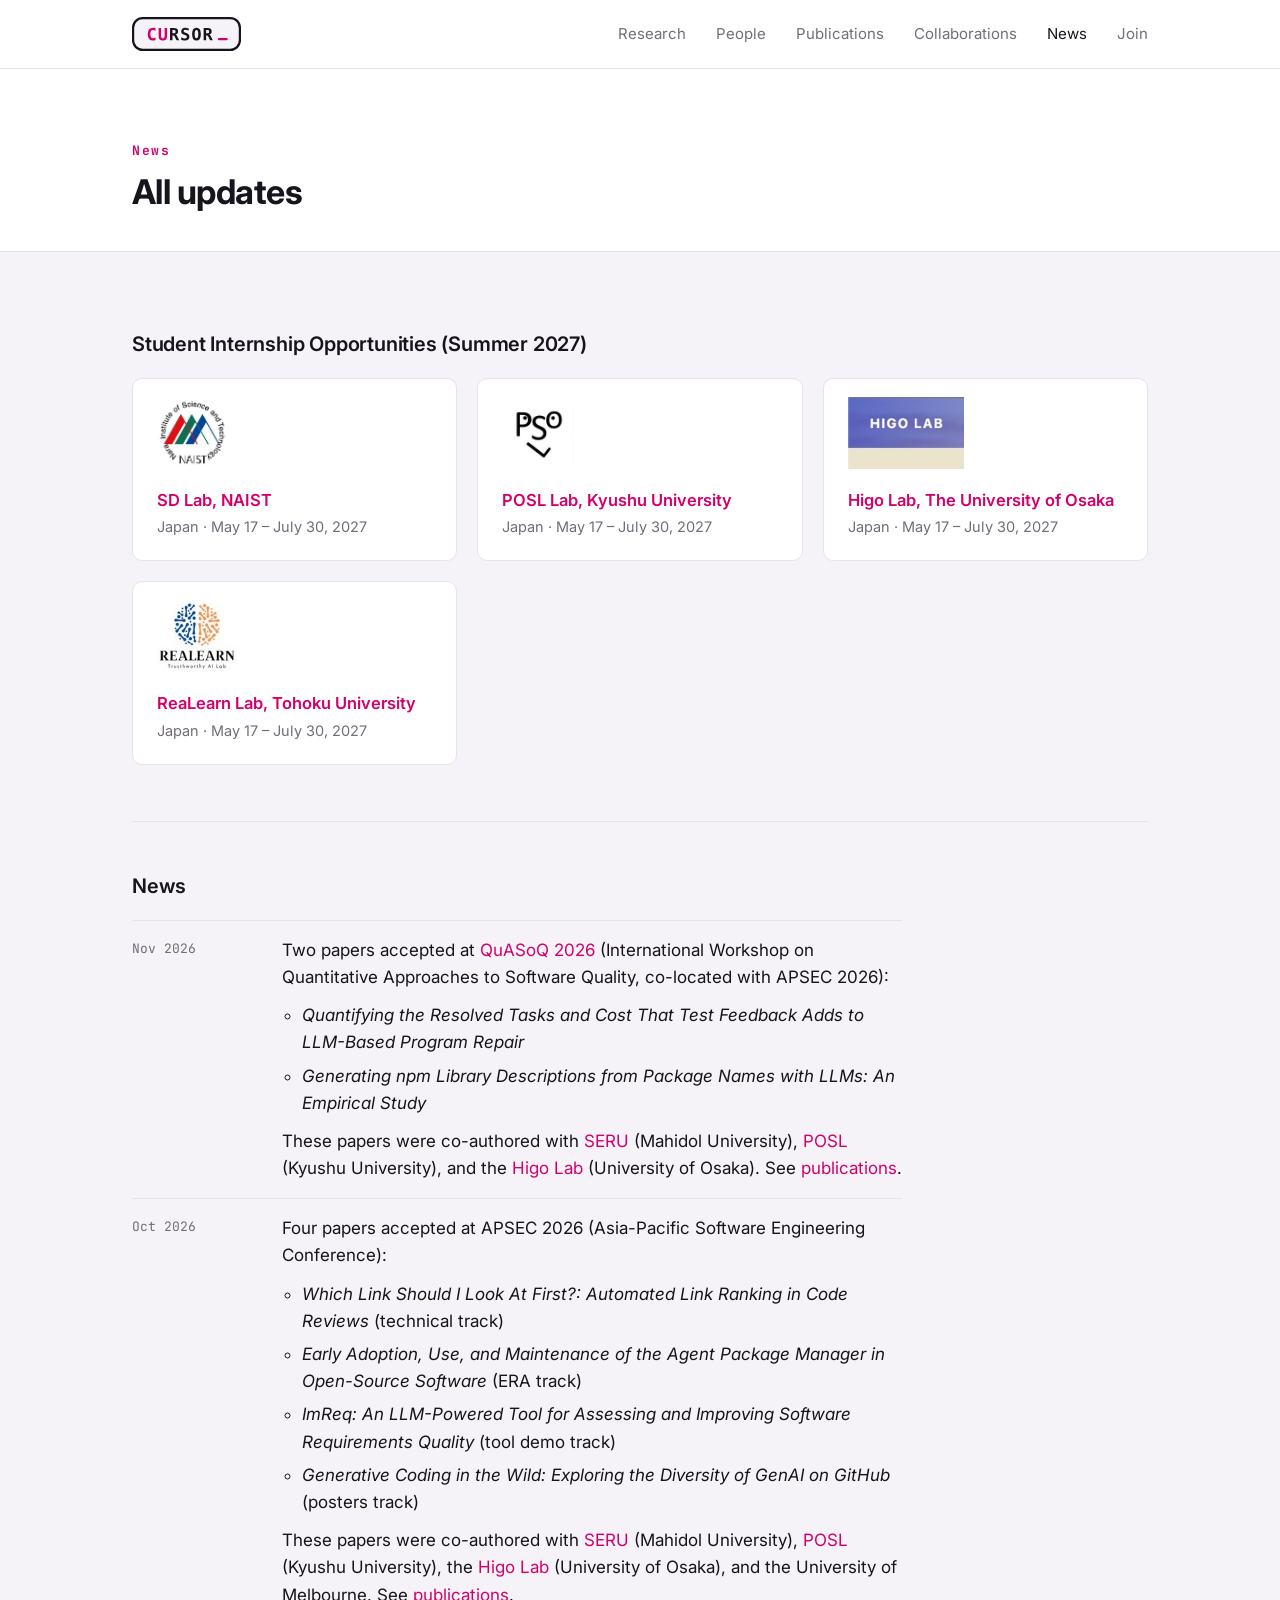
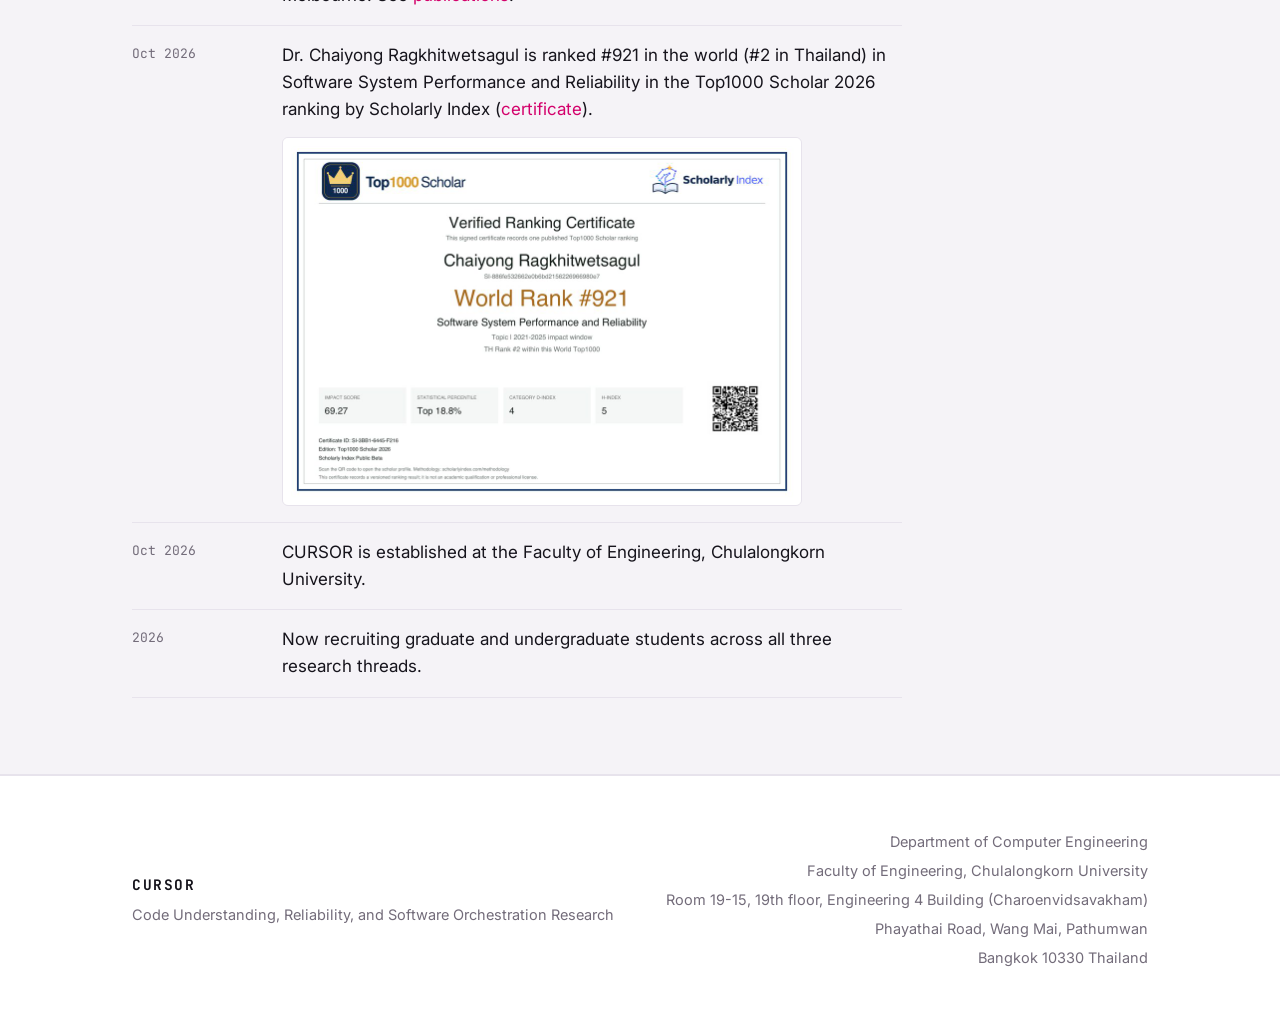
<file: news.html>
<!DOCTYPE html>
<html lang="en">
<head>
<meta charset="UTF-8">
<meta name="viewport" content="width=device-width, initial-scale=1.0">
<title>News — CURSOR</title>
<meta name="description" content="News from CURSOR, the software engineering research lab at the Department of Computer Engineering, Faculty of Engineering, Chulalongkorn University.">
<link rel="icon" href="images/favicon.ico" sizes="32x32">
<link rel="icon" type="image/svg+xml" href="images/favicon.svg">
<link rel="apple-touch-icon" href="images/apple-touch-icon.png">
<link rel="preconnect" href="https://fonts.googleapis.com">
<link rel="preconnect" href="https://fonts.gstatic.com" crossorigin>
<link href="https://fonts.googleapis.com/css2?family=Inter:wght@400;500;600;700&family=JetBrains+Mono:wght@500;700&display=swap" rel="stylesheet">
<link rel="stylesheet" href="css/style.css">
</head>
<body>

<header class="nav">
  <div class="wrap nav-inner">
    <a class="brand" href="index.html" aria-label="CURSOR home">
      <img class="logo" src="images/cursor-field.svg" alt="CURSOR" width="109" height="34">
    </a>
    <button class="menu-btn" aria-label="Menu" aria-expanded="false"><span></span><span></span><span></span></button>
    <nav class="links" id="menu">
      <a href="index.html#research">Research</a>
      <a href="people.html">People</a>
      <a href="publications.html">Publications</a>
      <a href="collaborations.html">Collaborations</a>
      <a href="news.html" aria-current="page" style="color:var(--ink)">News</a>
      <a href="index.html#join">Join</a>
    </nav>
  </div>
</header>

<main id="top">

  <section class="page-head">
    <div class="wrap">
      <div class="sec-head" style="margin-bottom:0">
        <h2>News</h2>
        <div class="big">All updates</div>
      </div>
    </div>
  </section>

  <section class="panel">
    <div class="wrap">
      <h3 class="partner-group" id="internships">Student Internship Opportunities (Summer 2027)</h3>
      <!-- One card per internship opportunity, each linking to its own sub page -->
      <div class="partners">
        <div class="partner">
          <div class="partner-logo"><a href="internships/2027/naist-sdlab.html" tabindex="-1" aria-hidden="true"><img src="images/internships/naist-logo.jpg" alt="NAIST logo" loading="lazy"></a></div>
          <h4><a href="internships/2027/naist-sdlab.html" style="color:var(--magenta)">SD Lab, NAIST</a></h4>
          <p>Japan · May 17 – July 30, 2027</p>
        </div>
        <div class="partner">
          <div class="partner-logo"><a href="internships/2027/kyushu-posl.html" tabindex="-1" aria-hidden="true"><img src="images/partners/posl-lab-kyushu-university-japan.jpg" alt="POSL Lab logo" loading="lazy"></a></div>
          <h4><a href="internships/2027/kyushu-posl.html" style="color:var(--magenta)">POSL Lab, Kyushu University</a></h4>
          <p>Japan · May 17 – July 30, 2027</p>
        </div>
        <div class="partner">
          <div class="partner-logo"><a href="internships/2027/osaka-higolab.html" tabindex="-1" aria-hidden="true"><img src="images/partners/software-engineering-lab-higo-lab.jpg" alt="Higo Lab logo" loading="lazy"></a></div>
          <h4><a href="internships/2027/osaka-higolab.html" style="color:var(--magenta)">Higo Lab, The University of Osaka</a></h4>
          <p>Japan · May 17 – July 30, 2027</p>
        </div>
        <div class="partner">
          <div class="partner-logo"><a href="internships/2027/tohoku-realearn.html" tabindex="-1" aria-hidden="true"><img src="images/internships/realearn-logo.jpg" alt="ReaLearn Lab logo" loading="lazy"></a></div>
          <h4><a href="internships/2027/tohoku-realearn.html" style="color:var(--magenta)">ReaLearn Lab, Tohoku University</a></h4>
          <p>Japan · May 17 – July 30, 2027</p>
        </div>
      </div>
      <hr class="divider">
      <h3 class="partner-group">News</h3>
      <ul class="news">
        <li><span class="when">Nov 2026</span><div class="what">Two papers accepted at <a href="https://quasoq2026.swc-rwth.de/program.html" style="color:var(--magenta)">QuASoQ 2026</a> (International Workshop on Quantitative Approaches to Software Quality, co-located with APSEC 2026):
          <ul class="news-list">
            <li><i>Quantifying the Resolved Tasks and Cost That Test Feedback Adds to LLM-Based Program Repair</i></li>
            <li><i>Generating npm Library Descriptions from Package Names with LLMs: An Empirical Study</i></li>
          </ul>
          These papers were co-authored with <a href="https://muict-seru.github.io" style="color:var(--magenta)">SERU</a> (Mahidol University), <a href="https://posl.ait.kyushu-u.ac.jp/en/" style="color:var(--magenta)">POSL</a> (Kyushu University), and the <a href="https://sel.ist.osaka-u.ac.jp/" style="color:var(--magenta)">Higo Lab</a> (University of Osaka). See <a href="publications.html" style="color:var(--magenta)">publications</a>.</div></li>
        <li><span class="when">Oct 2026</span><div class="what">Four papers accepted at APSEC 2026 (Asia-Pacific Software Engineering Conference):
          <ul class="news-list">
            <li><i>Which Link Should I Look At First?: Automated Link Ranking in Code Reviews</i> (technical track)</li>
            <li><i>Early Adoption, Use, and Maintenance of the Agent Package Manager in Open-Source Software</i> (ERA track)</li>
            <li><i>ImReq: An LLM-Powered Tool for Assessing and Improving Software Requirements Quality</i> (tool demo track)</li>
            <li><i>Generative Coding in the Wild: Exploring the Diversity of GenAI on GitHub</i> (posters track)</li>
          </ul>
          These papers were co-authored with <a href="https://muict-seru.github.io" style="color:var(--magenta)">SERU</a> (Mahidol University), <a href="https://posl.ait.kyushu-u.ac.jp/en/" style="color:var(--magenta)">POSL</a> (Kyushu University), the <a href="https://sel.ist.osaka-u.ac.jp/" style="color:var(--magenta)">Higo Lab</a> (University of Osaka), and the University of Melbourne. See <a href="publications.html" style="color:var(--magenta)">publications</a>.</div></li>
        <li><span class="when">Oct 2026</span><span class="what">Dr. Chaiyong Ragkhitwetsagul is ranked #921 in the world (#2 in Thailand) in Software System Performance and Reliability in the Top1000 Scholar 2026 ranking by Scholarly Index (<a href="files/2026/2026-Top1000-Scholars.pdf" style="color:var(--magenta)">certificate</a>).<a class="news-img" href="files/2026/2026-Top1000-Scholars.pdf"><img src="images/2026-top1000-scholars.jpg" alt="Top1000 Scholar 2026 ranking certificate for Chaiyong Ragkhitwetsagul: World Rank #921 in Software System Performance and Reliability" width="1040" height="736" loading="lazy"></a></span></li>
        <li><span class="when">Oct 2026</span><span class="what">CURSOR is established at the Faculty of Engineering, Chulalongkorn University.</span></li>
        <li><span class="when">2026</span><span class="what">Now recruiting graduate and undergraduate students across all three research threads.</span></li>
      </ul>
    </div>
  </section>

</main>

<footer>
  <div class="wrap foot-inner">
    <div>
      <div class="foot-brand">CURSOR</div>
      <div style="margin-top:6px;">Code Understanding, Reliability, and Software Orchestration Research</div>
    </div>
    <div class="foot-addr">
      <div>Department of Computer Engineering</div>
      <div style="margin-top:6px;">Faculty of Engineering, Chulalongkorn University</div>
      <div style="margin-top:6px;">Room 19-15, 19th floor, Engineering 4 Building (Charoenvidsavakham)</div>
      <div style="margin-top:6px;">Phayathai Road, Wang Mai, Pathumwan</div>
      <div style="margin-top:6px;">Bangkok 10330 Thailand</div>
    </div>
  </div>
</footer>

<script>
  var btn=document.querySelector('.menu-btn'), menu=document.getElementById('menu');
  btn.addEventListener('click',function(){var open=menu.classList.toggle('open');btn.setAttribute('aria-expanded',open);});
  menu.addEventListener('click',function(e){if(e.target.tagName==='A') menu.classList.remove('open');});
</script>
</body>
</html>
</file>
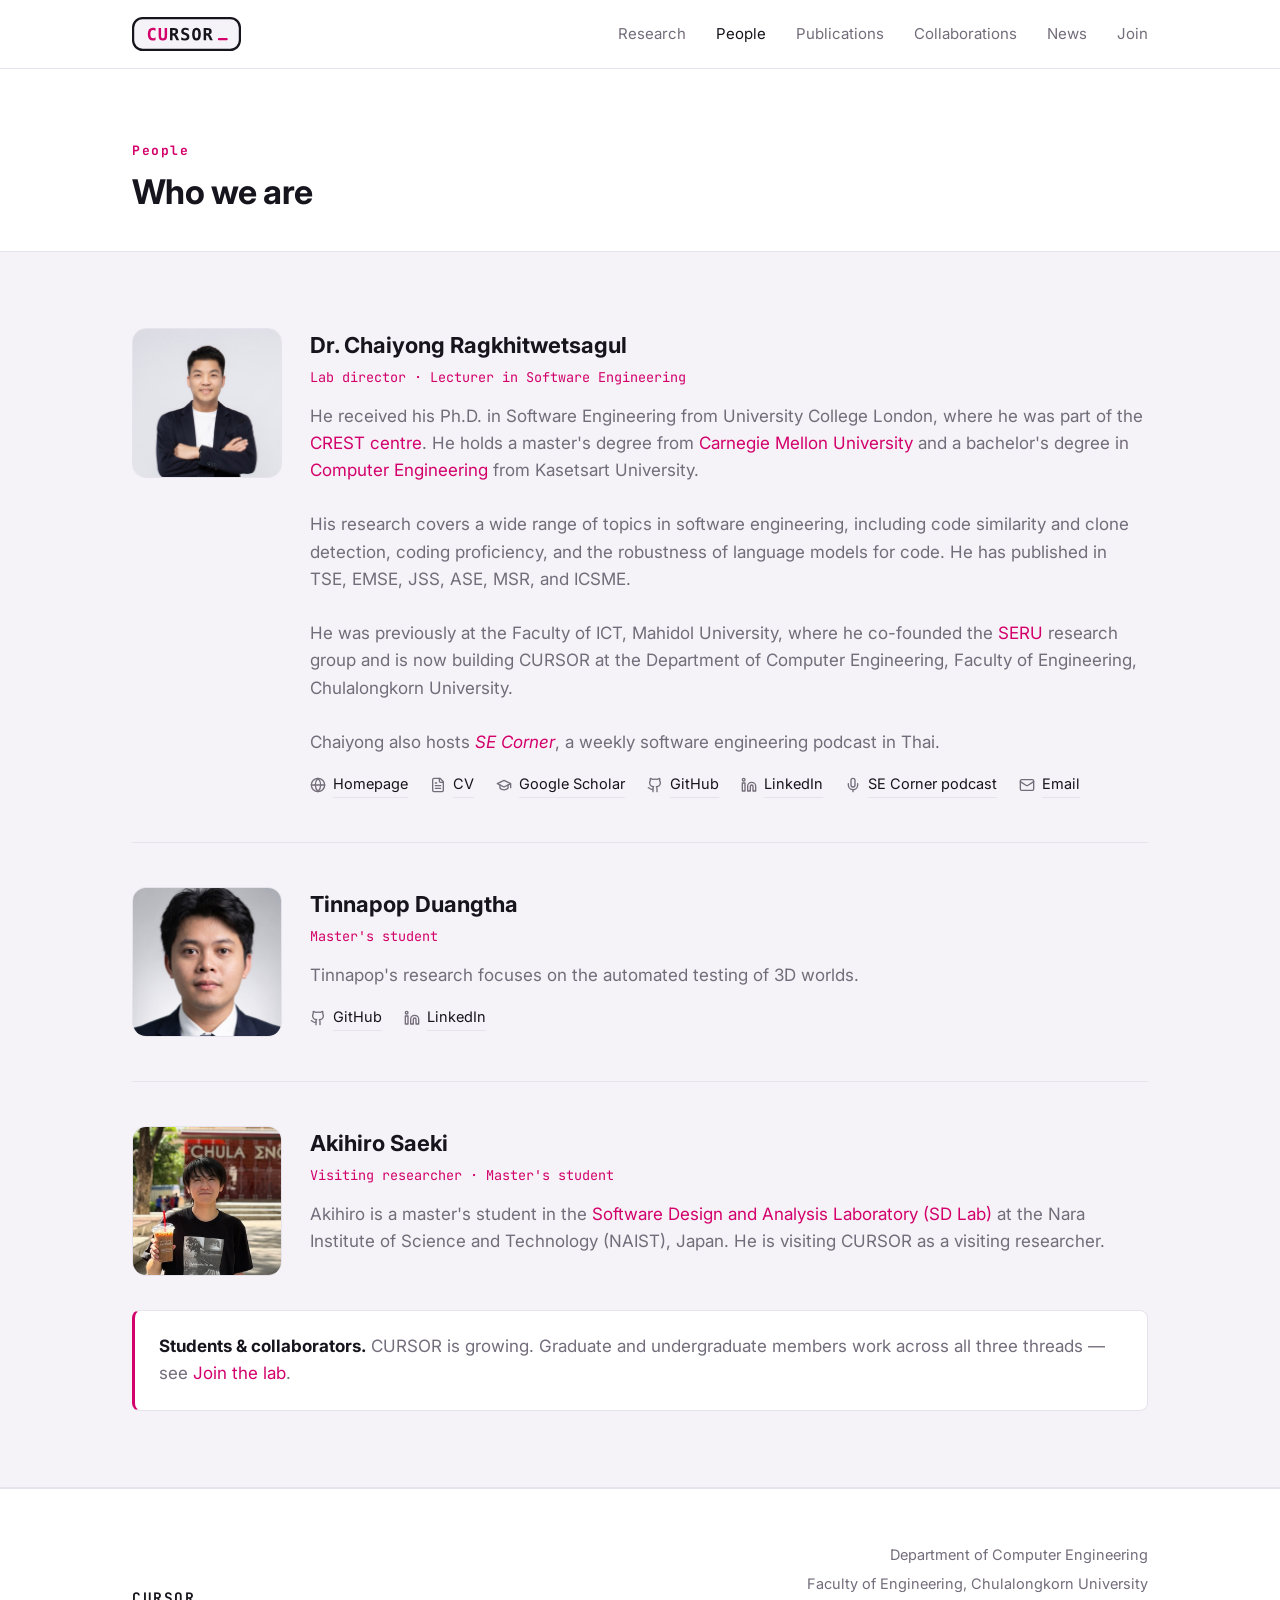
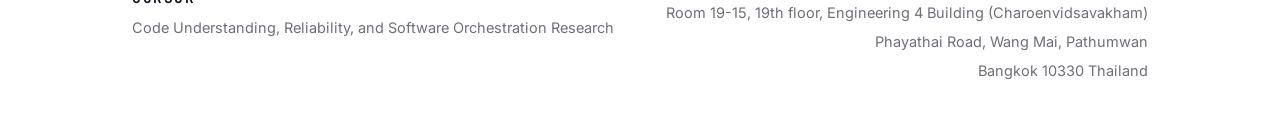
<file: people.html>
<!DOCTYPE html>
<html lang="en">
<head>
<meta charset="UTF-8">
<meta name="viewport" content="width=device-width, initial-scale=1.0">
<title>People — CURSOR</title>
<meta name="description" content="People at CURSOR, the software engineering research lab at the Department of Computer Engineering, Faculty of Engineering, Chulalongkorn University.">
<link rel="icon" href="images/favicon.ico" sizes="32x32">
<link rel="icon" type="image/svg+xml" href="images/favicon.svg">
<link rel="apple-touch-icon" href="images/apple-touch-icon.png">
<link rel="preconnect" href="https://fonts.googleapis.com">
<link rel="preconnect" href="https://fonts.gstatic.com" crossorigin>
<link href="https://fonts.googleapis.com/css2?family=Inter:wght@400;500;600;700&family=JetBrains+Mono:wght@500;700&display=swap" rel="stylesheet">
<link rel="stylesheet" href="css/style.css">
</head>
<body>

<header class="nav">
  <div class="wrap nav-inner">
    <a class="brand" href="index.html" aria-label="CURSOR home">
      <img class="logo" src="images/cursor-field.svg" alt="CURSOR" width="109" height="34">
    </a>
    <button class="menu-btn" aria-label="Menu" aria-expanded="false"><span></span><span></span><span></span></button>
    <nav class="links" id="menu">
      <a href="index.html#research">Research</a>
      <a href="people.html" aria-current="page" style="color:var(--ink)">People</a>
      <a href="publications.html">Publications</a>
      <a href="collaborations.html">Collaborations</a>
      <a href="news.html">News</a>
      <a href="index.html#join">Join</a>
    </nav>
  </div>
</header>

<main id="top">

  <section class="page-head">
    <div class="wrap">
      <div class="sec-head" style="margin-bottom:0">
        <h2>People</h2>
        <div class="big">Who we are</div>
      </div>
    </div>
  </section>

  <section class="panel">
    <div class="wrap">
      <div class="person">
        <div class="avatar"><img src="images/chaiyong.jpg" alt="Chaiyong Ragkhitwetsagul" width="600" height="600"></div>
        <div>
          <h3>Dr. Chaiyong Ragkhitwetsagul</h3>
          <p class="role">Lab director · Lecturer in Software Engineering</p>
          <p>He received his Ph.D. in Software Engineering from University College London, where he was part of the <a href="http://crest.cs.ucl.ac.uk/" style="color:var(--magenta)">CREST centre</a>. He holds a master's degree from <a href="https://www.cmu.edu/" style="color:var(--magenta)">Carnegie Mellon University</a> and a bachelor's degree in <a href="http://cpe.ku.ac.th/" style="color:var(--magenta)">Computer Engineering</a> from Kasetsart University. 
          <br/><br/>His research covers a wide range of topics in software engineering, including code similarity and clone detection, coding proficiency, and the robustness of language models for code. He has published in TSE, EMSE, JSS, ASE, MSR, and ICSME. 
          <br/><br/>He was previously at the Faculty of ICT, Mahidol University, where he co-founded the <a href="https://muict-seru.github.io" style="color:var(--magenta)">SERU</a> research group and is now building CURSOR at the Department of Computer Engineering, Faculty of Engineering, Chulalongkorn University. 
            
          <br/><br/>Chaiyong also hosts <a href="https://open.spotify.com/show/0hyZX5MY0khHqOY8NaEvUX" style="color:var(--magenta)"><i>SE Corner</i></a>, a weekly software engineering podcast in Thai.</p>
          <div class="plinks">
            <a href="https://www.chaiyong.dev/"><svg viewBox="0 0 24 24" fill="none" stroke="currentColor" stroke-width="2" stroke-linecap="round" stroke-linejoin="round" aria-hidden="true"><circle cx="12" cy="12" r="10"/><path d="M12 2a14.5 14.5 0 0 0 0 20 14.5 14.5 0 0 0 0-20"/><path d="M2 12h20"/></svg><span>Homepage</span></a>
            <a href="https://cragkhit.github.io/MyCV/"><svg viewBox="0 0 24 24" fill="none" stroke="currentColor" stroke-width="2" stroke-linecap="round" stroke-linejoin="round" aria-hidden="true"><path d="M15 2H6a2 2 0 0 0-2 2v16a2 2 0 0 0 2 2h12a2 2 0 0 0 2-2V7Z"/><path d="M14 2v4a2 2 0 0 0 2 2h4"/><path d="M16 13H8"/><path d="M16 17H8"/><path d="M10 9H8"/></svg><span>CV</span></a>
            <a href="https://scholar.google.com/citations?user=VArdauUAAAAJ"><svg viewBox="0 0 24 24" fill="none" stroke="currentColor" stroke-width="2" stroke-linecap="round" stroke-linejoin="round" aria-hidden="true"><path d="M22 10v6M2 10l10-5 10 5-10 5z"/><path d="M6 12v5c3 3 9 3 12 0v-5"/></svg><span>Google Scholar</span></a>
            <a href="https://github.com/cragkhit"><svg viewBox="0 0 24 24" fill="none" stroke="currentColor" stroke-width="2" stroke-linecap="round" stroke-linejoin="round" aria-hidden="true"><path d="M15 22v-4a4.8 4.8 0 0 0-1-3.5c3 0 6-2 6-5.5.08-1.25-.27-2.48-1-3.5.28-1.15.28-2.35 0-3.5 0 0-1 0-3 1.5-2.64-.5-5.36-.5-8 0C6 2 5 2 5 2c-.3 1.15-.3 2.35 0 3.5A5.403 5.403 0 0 0 4 9c0 3.5 3 5.5 6 5.5-.39.49-.68 1.05-.85 1.65-.17.6-.22 1.23-.15 1.85v4"/><path d="M9 18c-4.51 2-5-2-7-2"/></svg><span>GitHub</span></a>
            <a href="https://www.linkedin.com/in/chaiyong-ragkhitwetsagul-4286406"><svg viewBox="0 0 24 24" fill="none" stroke="currentColor" stroke-width="2" stroke-linecap="round" stroke-linejoin="round" aria-hidden="true"><path d="M16 8a6 6 0 0 1 6 6v7h-4v-7a2 2 0 0 0-2-2 2 2 0 0 0-2 2v7h-4v-7a6 6 0 0 1 6-6z"/><rect width="4" height="12" x="2" y="9"/><circle cx="4" cy="4" r="2"/></svg><span>LinkedIn</span></a>
            <a href="https://open.spotify.com/show/0hyZX5MY0khHqOY8NaEvUX"><svg viewBox="0 0 24 24" fill="none" stroke="currentColor" stroke-width="2" stroke-linecap="round" stroke-linejoin="round" aria-hidden="true"><path d="M12 2a3 3 0 0 0-3 3v7a3 3 0 0 0 6 0V5a3 3 0 0 0-3-3Z"/><path d="M19 10v2a7 7 0 0 1-14 0v-2"/><path d="M12 19v3"/></svg><span>SE Corner podcast</span></a>
            <a href="mailto:cragkhit@gmail.com"><svg viewBox="0 0 24 24" fill="none" stroke="currentColor" stroke-width="2" stroke-linecap="round" stroke-linejoin="round" aria-hidden="true"><rect width="20" height="16" x="2" y="4" rx="2"/><path d="m22 7-8.97 5.7a1.94 1.94 0 0 1-2.06 0L2 7"/></svg><span>Email</span></a>
          </div>
        </div>
      </div>
      <div class="person" style="margin-top:44px;padding-top:44px;border-top:1px solid var(--hair);">
        <div class="avatar"><img src="images/tinnapop.jpg" alt="Tinnapop Duangtha" width="600" height="600"></div>
        <div>
          <h3>Tinnapop Duangtha</h3>
          <p class="role">Master's student</p>
          <p>Tinnapop's research focuses on the automated testing of 3D worlds.</p>
          <div class="plinks">
            <a href="https://github.com/tinnapopd"><svg viewBox="0 0 24 24" fill="none" stroke="currentColor" stroke-width="2" stroke-linecap="round" stroke-linejoin="round" aria-hidden="true"><path d="M15 22v-4a4.8 4.8 0 0 0-1-3.5c3 0 6-2 6-5.5.08-1.25-.27-2.48-1-3.5.28-1.15.28-2.35 0-3.5 0 0-1 0-3 1.5-2.64-.5-5.36-.5-8 0C6 2 5 2 5 2c-.3 1.15-.3 2.35 0 3.5A5.403 5.403 0 0 0 4 9c0 3.5 3 5.5 6 5.5-.39.49-.68 1.05-.85 1.65-.17.6-.22 1.23-.15 1.85v4"/><path d="M9 18c-4.51 2-5-2-7-2"/></svg><span>GitHub</span></a>
            <a href="https://www.linkedin.com/in/tinnapop-duangtha-600826222/"><svg viewBox="0 0 24 24" fill="none" stroke="currentColor" stroke-width="2" stroke-linecap="round" stroke-linejoin="round" aria-hidden="true"><path d="M16 8a6 6 0 0 1 6 6v7h-4v-7a2 2 0 0 0-2-2 2 2 0 0 0-2 2v7h-4v-7a6 6 0 0 1 6-6z"/><rect width="4" height="12" x="2" y="9"/><circle cx="4" cy="4" r="2"/></svg><span>LinkedIn</span></a>
          </div>
        </div>
      </div>
      <div class="person" style="margin-top:44px;padding-top:44px;border-top:1px solid var(--hair);">
        <div class="avatar"><img src="images/akihiro.jpg" alt="Akihiro Saeki" width="500" height="500"></div>
        <div>
          <h3>Akihiro Saeki</h3>
          <p class="role">Visiting researcher · Master's student</p>
          <p>Akihiro is a master's student in the <a href="https://sdlab.naist.jp/en/" style="color:var(--magenta)">Software Design and Analysis Laboratory (SD Lab)</a> at the Nara Institute of Science and Technology (NAIST), Japan. He is visiting CURSOR as a visiting researcher.</p>
        </div>
      </div>
      <div class="join-note">
        <p><b>Students &amp; collaborators.</b> CURSOR is growing. Graduate and undergraduate members work across all three threads — see <a href="index.html#join" style="color:var(--magenta)">Join the lab</a>.</p>
      </div>
    </div>
  </section>

</main>

<footer>
  <div class="wrap foot-inner">
    <div>
      <div class="foot-brand">CURSOR</div>
      <div style="margin-top:6px;">Code Understanding, Reliability, and Software Orchestration Research</div>
    </div>
    <div class="foot-addr">
      <div>Department of Computer Engineering</div>
      <div style="margin-top:6px;">Faculty of Engineering, Chulalongkorn University</div>
      <div style="margin-top:6px;">Room 19-15, 19th floor, Engineering 4 Building (Charoenvidsavakham)</div>
      <div style="margin-top:6px;">Phayathai Road, Wang Mai, Pathumwan</div>
      <div style="margin-top:6px;">Bangkok 10330 Thailand</div>
    </div>
  </div>
</footer>

<script>
  var btn=document.querySelector('.menu-btn'), menu=document.getElementById('menu');
  btn.addEventListener('click',function(){var open=menu.classList.toggle('open');btn.setAttribute('aria-expanded',open);});
  menu.addEventListener('click',function(e){if(e.target.tagName==='A') menu.classList.remove('open');});
</script>
</body>
</html>
</file>
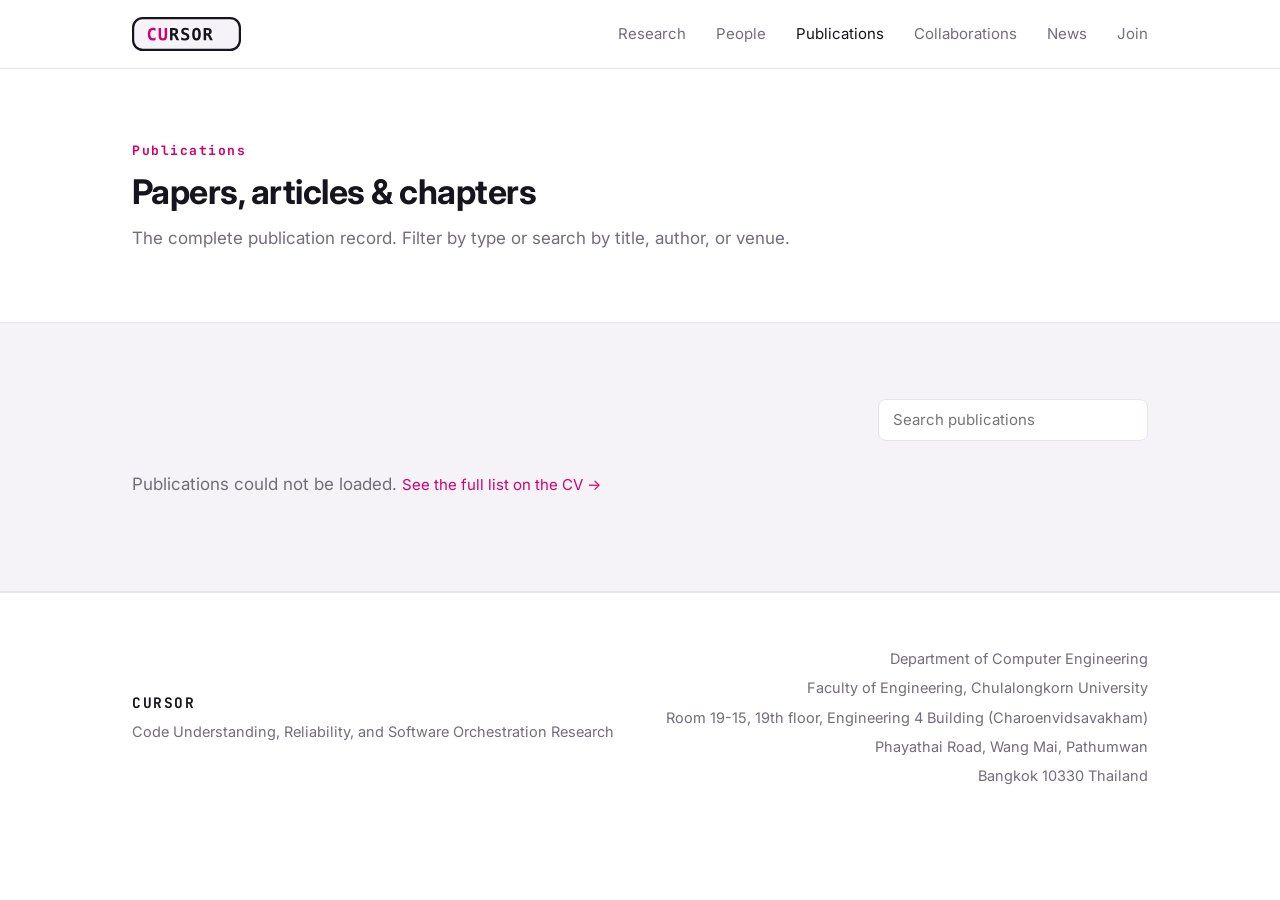
<file: publications.html>
<!DOCTYPE html>
<html lang="en">
<head>
<meta charset="UTF-8">
<meta name="viewport" content="width=device-width, initial-scale=1.0">
<title>Publications — CURSOR</title>
<meta name="description" content="Publications from CURSOR, the software engineering research lab at the Department of Computer Engineering, Faculty of Engineering, Chulalongkorn University.">
<link rel="icon" href="images/favicon.ico" sizes="32x32">
<link rel="icon" type="image/svg+xml" href="images/favicon.svg">
<link rel="apple-touch-icon" href="images/apple-touch-icon.png">
<link rel="preconnect" href="https://fonts.googleapis.com">
<link rel="preconnect" href="https://fonts.gstatic.com" crossorigin>
<link href="https://fonts.googleapis.com/css2?family=Inter:wght@400;500;600;700&family=JetBrains+Mono:wght@500;700&display=swap" rel="stylesheet">
<link rel="stylesheet" href="css/style.css">
</head>
<body>

<header class="nav">
  <div class="wrap nav-inner">
    <a class="brand" href="index.html" aria-label="CURSOR home">
      <img class="logo" src="images/cursor-field.svg" alt="CURSOR" width="109" height="34">
    </a>
    <button class="menu-btn" aria-label="Menu" aria-expanded="false"><span></span><span></span><span></span></button>
    <nav class="links" id="menu">
      <a href="index.html#research">Research</a>
      <a href="people.html">People</a>
      <a href="publications.html" aria-current="page" style="color:var(--ink)">Publications</a>
      <a href="collaborations.html">Collaborations</a>
      <a href="news.html">News</a>
      <a href="index.html#join">Join</a>
    </nav>
  </div>
</header>

<main id="top">

  <section class="page-head">
    <div class="wrap">
      <div class="sec-head" style="margin-bottom:0">
        <h2>Publications</h2>
        <div class="big">Papers, articles &amp; chapters</div>
        <p>The complete publication record. Filter by type or search by title, author, or venue.</p>
      </div>
      <div class="stats" id="stats"></div>
    </div>
  </section>

  <section class="panel">
    <div class="wrap">
      <div class="pub-tools">
        <div class="filters" id="filters" role="group" aria-label="Filter by type"></div>
        <input class="pub-search" id="q" type="search" placeholder="Search publications" aria-label="Search publications">
      </div>
      <div id="pub-list"><p class="pub-status">Loading publications…</p></div>
      <noscript><p class="see-all"><a href="https://www.chaiyong.dev/MyCV/">See the full publication list →</a></p></noscript>
    </div>
  </section>

</main>

<footer>
  <div class="wrap foot-inner">
    <div>
      <div class="foot-brand">CURSOR</div>
      <div style="margin-top:6px;">Code Understanding, Reliability, and Software Orchestration Research</div>
    </div>
    <div class="foot-addr">
      <div>Department of Computer Engineering</div>
      <div style="margin-top:6px;">Faculty of Engineering, Chulalongkorn University</div>
      <div style="margin-top:6px;">Room 19-15, 19th floor, Engineering 4 Building (Charoenvidsavakham)</div>
      <div style="margin-top:6px;">Phayathai Road, Wang Mai, Pathumwan</div>
      <div style="margin-top:6px;">Bangkok 10330 Thailand</div>
    </div>
  </div>
</footer>

<script>
  (function(){
    var SOURCES=['https://www.chaiyong.dev/cv-data.json','https://cragkhit.github.io/cv-data.json'];
    var BASE='https://www.chaiyong.dev/';
    var MIN_YEAR=2019; // earlier work is from the PhD
    var TYPES=[['all','All'],['journal','Journal'],['conference','Conference'],['workshop','Workshop'],['chapter','Book chapter']];
    var list=document.getElementById('pub-list'), filters=document.getElementById('filters'),
        q=document.getElementById('q'), stats=document.getElementById('stats');
    var pubs=[], type='all';

    function esc(s){return String(s==null?'':s).replace(/[&<>"']/g,function(c){return {'&':'&amp;','<':'&lt;','>':'&gt;','"':'&quot;',"'":'&#39;'}[c];});}
    function url(u){try{return new URL(u,BASE).href;}catch(e){return u;}}
    function authors(a){return esc(a).replace(/(C\. Ragkhitwetsagul|Ragkhitwetsagul, C\.)/g,'<b>$1</b>');}
    function primary(p){var l=(p.links||[]).filter(function(x){return /^(doi|the chapter|preprint)/i.test(x.label);})[0];return l&&url(l.url);}

    function fetchFirst(i){
      return fetch(SOURCES[i]).then(function(r){if(!r.ok) throw new Error(r.status);return r.json();})
        .catch(function(e){if(i+1<SOURCES.length) return fetchFirst(i+1);throw e;});
    }

    function renderStats(){
      function count(t){return pubs.filter(function(p){return p.type===t;}).length;}
      var items=[[pubs.length,'publications'],[count('journal'),'journal articles'],
        [count('conference'),'conference papers'],[count('workshop'),'workshop papers'],[count('chapter'),'book chapters']];
      stats.innerHTML=items.map(function(x){return '<div class="stat"><div class="n">'+esc(x[0])+'</div><div class="l">'+esc(x[1])+'</div></div>';}).join('');
    }

    function renderFilters(){
      filters.innerHTML=TYPES.map(function(t){
        var n=t[0]==='all'?pubs.length:pubs.filter(function(p){return p.type===t[0];}).length;
        return n?'<button type="button" data-type="'+t[0]+'" aria-pressed="'+(t[0]===type)+'">'+t[1]+' · '+n+'</button>':'';
      }).join('');
    }

    function render(){
      var term=q.value.trim().toLowerCase();
      var shown=pubs.filter(function(p){
        if(type!=='all'&&p.type!==type) return false;
        return !term||[p.title,p.authors,p.venue,p.venueAcronym,p.venueFullName,p.year].join(' ').toLowerCase().indexOf(term)>-1;
      });
      if(!shown.length){list.innerHTML='<p class="pub-status">No publications match.</p>';return;}
      var html='', year=null;
      shown.forEach(function(p){
        if(p.year!==year){if(year!==null) html+='</ul>';year=p.year;html+='<h3 class="year">'+esc(year)+'</h3><ul class="pubs">';}
        var href=primary(p), title=href?'<a href="'+esc(href)+'">'+esc(p.title)+'</a>':esc(p.title);
        var links=(p.links||[]).map(function(l){return '<a href="'+esc(url(l.url))+'">'+esc(l.label)+'</a>';}).join('');
        html+='<li><div class="pub-tag">'+esc(p.venueAcronym||p.type)+'</div><div class="pub-body">'+
          '<div class="t">'+title+'</div><div class="au">'+authors(p.authors)+'</div>'+
          '<div class="v">'+esc(p.venue)+'</div>'+(links?'<div class="pub-links">'+links+'</div>':'')+'</div></li>';
      });
      list.innerHTML=html+'</ul>';
    }

    filters.addEventListener('click',function(e){
      var b=e.target.closest('button');if(!b) return;
      type=b.getAttribute('data-type');
      [].forEach.call(filters.children,function(x){x.setAttribute('aria-pressed',x===b);});
      render();
    });
    q.addEventListener('input',render);

    fetchFirst(0).then(function(d){
      pubs=(d.publications||[]).filter(function(p){return p.year>=MIN_YEAR;}).sort(function(a,b){return (b.year||0)-(a.year||0);});
      renderStats();renderFilters();render();
    }).catch(function(){
      list.innerHTML='<p class="pub-status">Publications could not be loaded. <a class="see-all" href="https://www.chaiyong.dev/MyCV/" style="color:var(--magenta)">See the full list on the CV →</a></p>';
    });
  })();
</script>
<script>
  var btn=document.querySelector('.menu-btn'), menu=document.getElementById('menu');
  btn.addEventListener('click',function(){var open=menu.classList.toggle('open');btn.setAttribute('aria-expanded',open);});
  menu.addEventListener('click',function(e){if(e.target.tagName==='A') menu.classList.remove('open');});
</script>
</body>
</html>
</file>
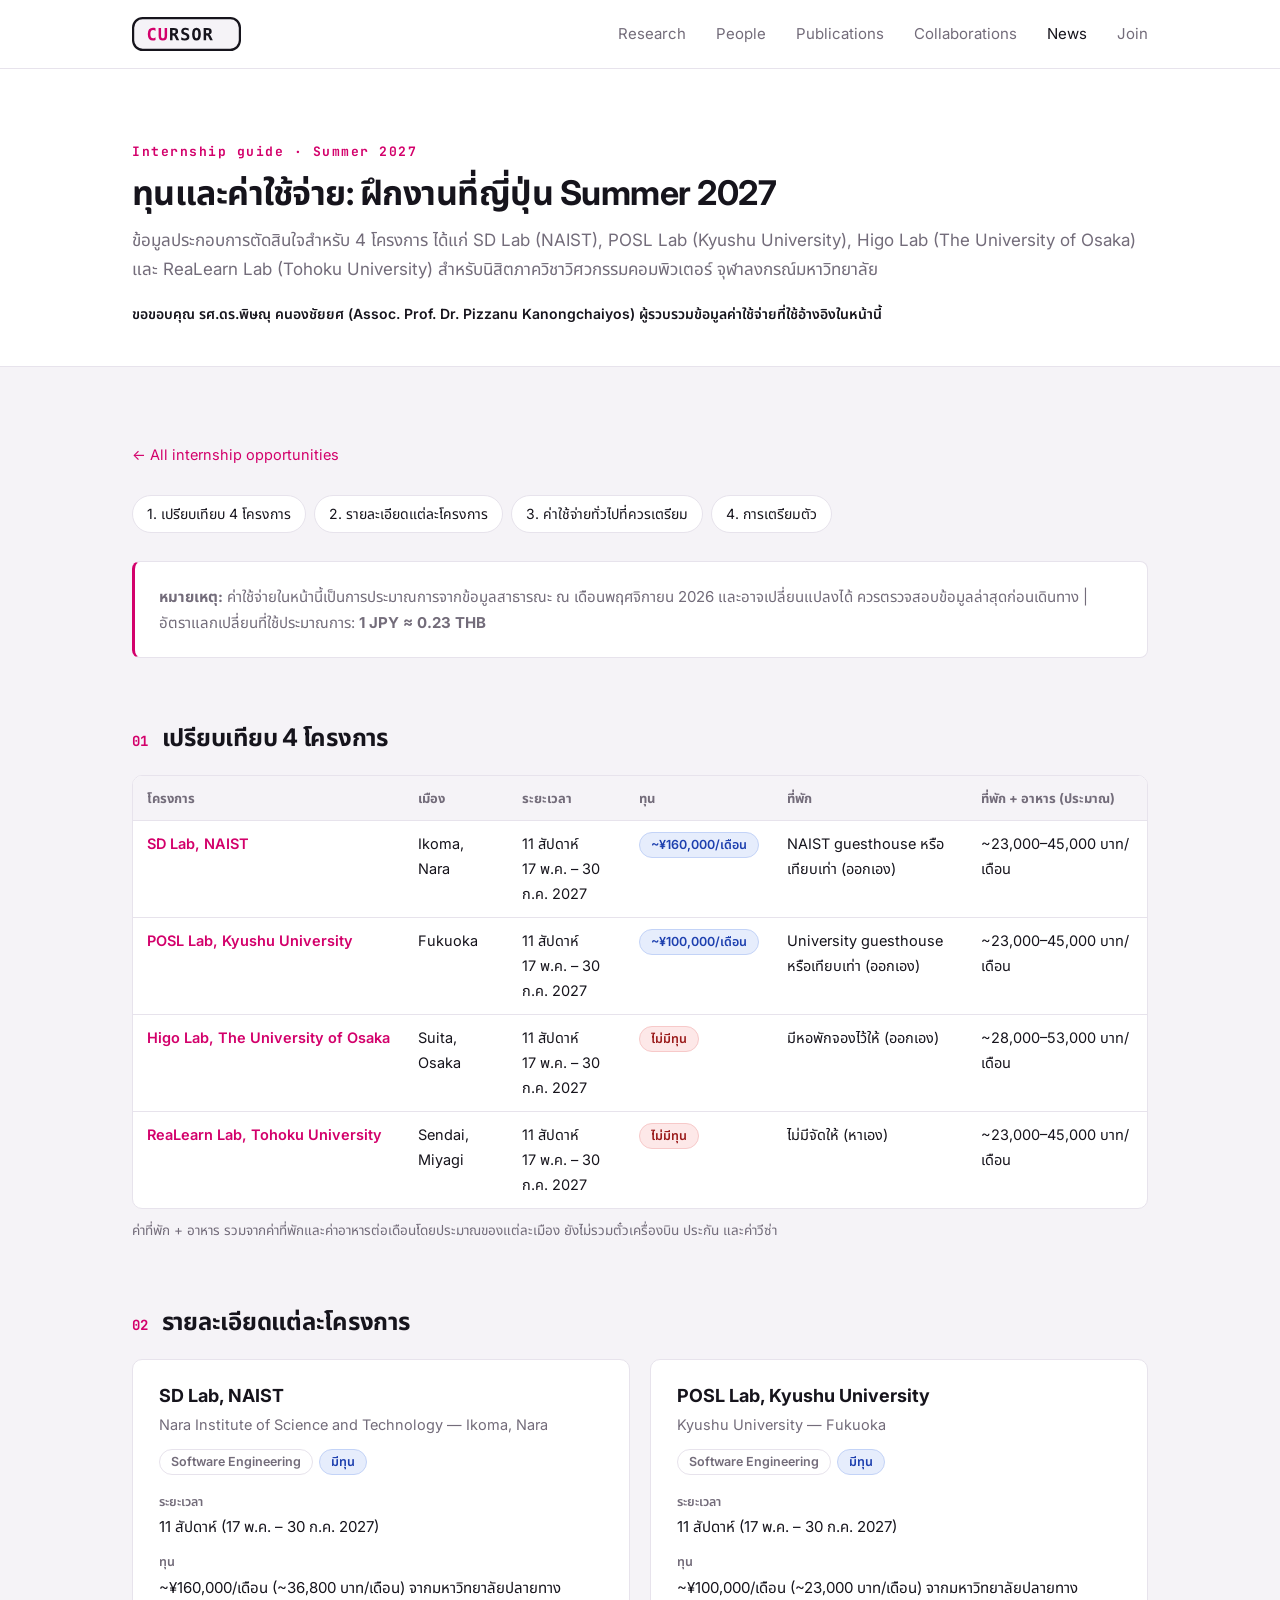
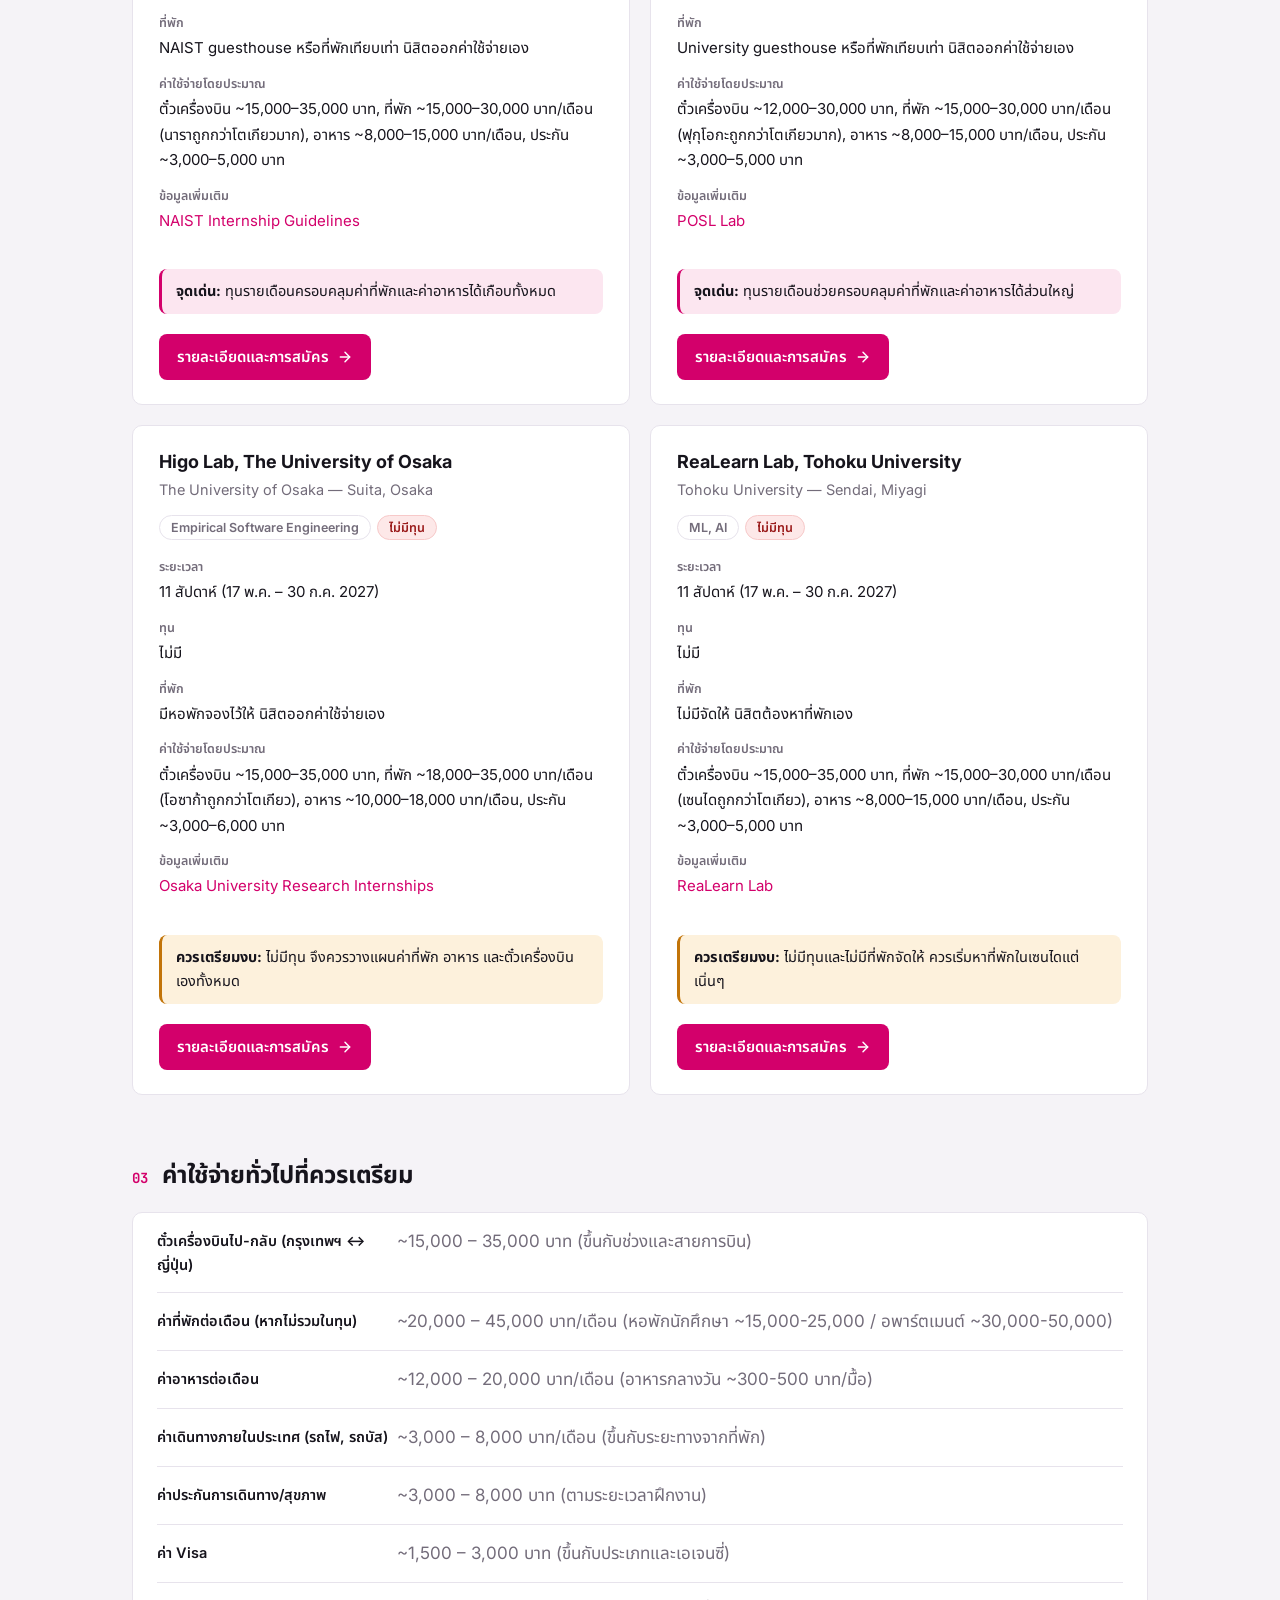
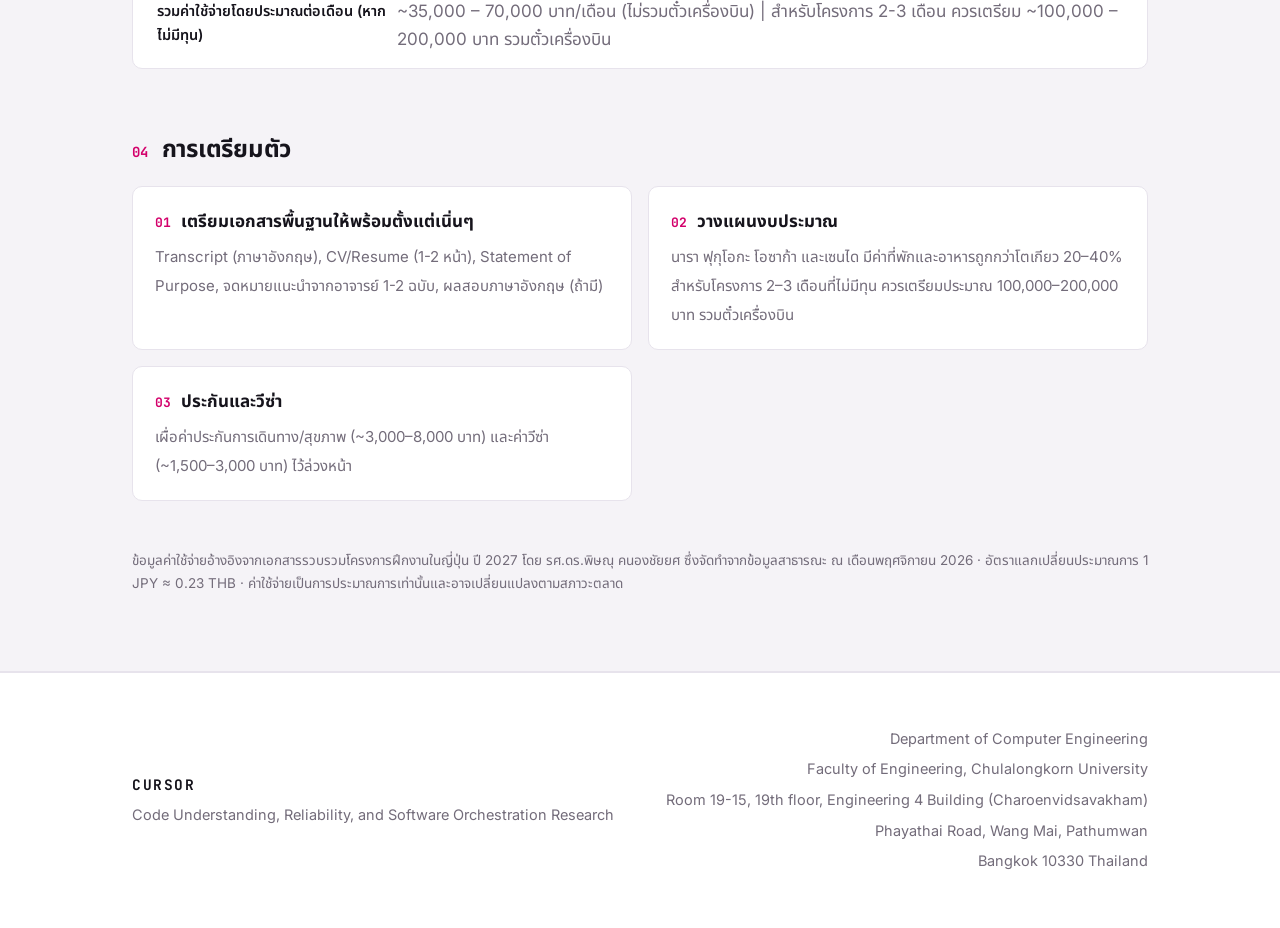
<file: internships/2027/japan-programs.html>
<!DOCTYPE html>
<html lang="th">
<head>
<meta charset="UTF-8">
<meta name="viewport" content="width=device-width, initial-scale=1.0">
<title>Japan Internship Costs 2027 — CURSOR</title>
<meta name="description" content="เปรียบเทียบทุน ที่พัก และค่าใช้จ่ายโดยประมาณของโครงการฝึกงานในญี่ปุ่น Summer 2027 ทั้ง 4 โครงการ: SD Lab (NAIST), POSL Lab (Kyushu University), Higo Lab (The University of Osaka) และ ReaLearn Lab (Tohoku University)">
<link rel="icon" href="../../images/favicon.ico" sizes="32x32">
<link rel="icon" type="image/svg+xml" href="../../images/favicon.svg">
<link rel="apple-touch-icon" href="../../images/apple-touch-icon.png">
<link rel="preconnect" href="https://fonts.googleapis.com">
<link rel="preconnect" href="https://fonts.gstatic.com" crossorigin>
<link href="https://fonts.googleapis.com/css2?family=Inter:wght@400;500;600;700&family=JetBrains+Mono:wght@500;700&family=Noto+Sans+Thai:wght@400;500;600;700&display=swap" rel="stylesheet">
<link rel="stylesheet" href="../../css/style.css">
</head>
<body class="th">

<header class="nav">
  <div class="wrap nav-inner">
    <a class="brand" href="../../index.html" aria-label="CURSOR home">
      <img class="logo" src="../../images/cursor-field.svg" alt="CURSOR" width="109" height="34">
    </a>
    <button class="menu-btn" aria-label="Menu" aria-expanded="false"><span></span><span></span><span></span></button>
    <nav class="links" id="menu">
      <a href="../../index.html#research">Research</a>
      <a href="../../people.html">People</a>
      <a href="../../publications.html">Publications</a>
      <a href="../../collaborations.html">Collaborations</a>
      <a href="../../news.html" style="color:var(--ink)">News</a>
      <a href="../../index.html#join">Join</a>
    </nav>
  </div>
</header>

<main id="top">

  <section class="page-head">
    <div class="wrap">
      <div class="sec-head" style="margin-bottom:0">
        <h2>Internship guide · Summer 2027</h2>
        <div class="big">ทุนและค่าใช้จ่าย: ฝึกงานที่ญี่ปุ่น Summer 2027</div>
        <p>ข้อมูลประกอบการตัดสินใจสำหรับ 4 โครงการ ได้แก่ SD Lab (NAIST), POSL Lab (Kyushu University), Higo Lab (The University of Osaka) และ ReaLearn Lab (Tohoku University) สำหรับนิสิตภาควิชาวิศวกรรมคอมพิวเตอร์ จุฬาลงกรณ์มหาวิทยาลัย</p>
        <p class="jp-credit">ขอขอบคุณ รศ.ดร.พิษณุ คนองชัยยศ (Assoc. Prof. Dr. Pizzanu Kanongchaiyos) ผู้รวบรวมข้อมูลค่าใช้จ่ายที่ใช้อ้างอิงในหน้านี้</p>
      </div>
    </div>
  </section>

  <section class="panel">
    <div class="wrap">
      <p class="back-link"><a href="../../news.html#internships" style="color:var(--magenta)">← All internship opportunities</a></p>

      <nav class="jp-toc" aria-label="สารบัญ">
        <a href="#overview">1. เปรียบเทียบ 4 โครงการ</a>
        <a href="#programs">2. รายละเอียดแต่ละโครงการ</a>
        <a href="#cost-summary">3. ค่าใช้จ่ายทั่วไปที่ควรเตรียม</a>
        <a href="#tips">4. การเตรียมตัว</a>
      </nav>

      <div class="join-note jp-note"><p><strong>หมายเหตุ:</strong> ค่าใช้จ่ายในหน้านี้เป็นการประมาณการจากข้อมูลสาธารณะ ณ เดือนพฤศจิกายน 2026 และอาจเปลี่ยนแปลงได้ ควรตรวจสอบข้อมูลล่าสุดก่อนเดินทาง | อัตราแลกเปลี่ยนที่ใช้ประมาณการ: <strong>1 JPY ≈ 0.23 THB</strong></p></div>

<h3 class="jp-sec" id="overview"><span class="num">01</span>เปรียบเทียบ 4 โครงการ</h3>
<div class="table-wrap"><table class="cmp">
<thead><tr><th>โครงการ</th><th>เมือง</th><th>ระยะเวลา</th><th>ทุน</th><th>ที่พัก</th><th>ที่พัก + อาหาร (ประมาณ)</th></tr></thead>
<tbody>
<tr><td><a href="#naist" style="color:var(--magenta)">SD Lab, NAIST</a></td><td>Ikoma, Nara</td><td>11 สัปดาห์<br>17 พ.ค. – 30 ก.ค. 2027</td><td><span class="tag t-paid">~¥160,000/เดือน</span></td><td>NAIST guesthouse หรือเทียบเท่า (ออกเอง)</td><td>~23,000–45,000 บาท/เดือน</td></tr>
<tr><td><a href="#kyushu" style="color:var(--magenta)">POSL Lab, Kyushu University</a></td><td>Fukuoka</td><td>11 สัปดาห์<br>17 พ.ค. – 30 ก.ค. 2027</td><td><span class="tag t-paid">~¥100,000/เดือน</span></td><td>University guesthouse หรือเทียบเท่า (ออกเอง)</td><td>~23,000–45,000 บาท/เดือน</td></tr>
<tr><td><a href="#osaka" style="color:var(--magenta)">Higo Lab, The University of Osaka</a></td><td>Suita, Osaka</td><td>11 สัปดาห์<br>17 พ.ค. – 30 ก.ค. 2027</td><td><span class="tag t-self">ไม่มีทุน</span></td><td>มีหอพักจองไว้ให้ (ออกเอง)</td><td>~28,000–53,000 บาท/เดือน</td></tr>
<tr><td><a href="#tohoku" style="color:var(--magenta)">ReaLearn Lab, Tohoku University</a></td><td>Sendai, Miyagi</td><td>11 สัปดาห์<br>17 พ.ค. – 30 ก.ค. 2027</td><td><span class="tag t-self">ไม่มีทุน</span></td><td>ไม่มีจัดให้ (หาเอง)</td><td>~23,000–45,000 บาท/เดือน</td></tr>
</tbody></table></div>
<p class="jp-small">ค่าที่พัก + อาหาร รวมจากค่าที่พักและค่าอาหารต่อเดือนโดยประมาณของแต่ละเมือง ยังไม่รวมตั๋วเครื่องบิน ประกัน และค่าวีซ่า</p>

<h3 class="jp-sec" id="programs"><span class="num">02</span>รายละเอียดแต่ละโครงการ</h3>
<div class="progs">
<article class="prog" id="naist">
<h4>SD Lab, NAIST</h4>
<p class="org">Nara Institute of Science and Technology — Ikoma, Nara</p>
<div class="tags"><span class="tag t-type">Software Engineering</span><span class="tag t-paid">มีทุน</span></div>
<dl class="prog-facts">
<dt>ระยะเวลา</dt><dd>11 สัปดาห์ (17 พ.ค. – 30 ก.ค. 2027)</dd>
<dt>ทุน</dt><dd>~¥160,000/เดือน (~36,800 บาท/เดือน) จากมหาวิทยาลัยปลายทาง</dd>
<dt>ที่พัก</dt><dd>NAIST guesthouse หรือที่พักเทียบเท่า นิสิตออกค่าใช้จ่ายเอง</dd>
<dt>ค่าใช้จ่ายโดยประมาณ</dt><dd>ตั๋วเครื่องบิน ~15,000–35,000 บาท, ที่พัก ~15,000–30,000 บาท/เดือน (นาราถูกกว่าโตเกียวมาก), อาหาร ~8,000–15,000 บาท/เดือน, ประกัน ~3,000–5,000 บาท</dd>
<dt>ข้อมูลเพิ่มเติม</dt><dd><a href="https://www.naist.jp/en/international_students/prospective_students/admission_information/undergraduate_internship_student_applications.html" target="_blank" rel="noopener" style="color:var(--magenta)">NAIST Internship Guidelines</a></dd>
</dl>
<p class="prog-note good"><strong>จุดเด่น:</strong> ทุนรายเดือนครอบคลุมค่าที่พักและค่าอาหารได้เกือบทั้งหมด</p>
<a class="btn-site" href="naist-sdlab.html">รายละเอียดและการสมัคร<svg viewBox="0 0 24 24" fill="none" stroke="currentColor" stroke-width="2.2" stroke-linecap="round" stroke-linejoin="round" aria-hidden="true"><path d="M5 12h14"/><path d="m12 5 7 7-7 7"/></svg></a>
</article>
<article class="prog" id="kyushu">
<h4>POSL Lab, Kyushu University</h4>
<p class="org">Kyushu University — Fukuoka</p>
<div class="tags"><span class="tag t-type">Software Engineering</span><span class="tag t-paid">มีทุน</span></div>
<dl class="prog-facts">
<dt>ระยะเวลา</dt><dd>11 สัปดาห์ (17 พ.ค. – 30 ก.ค. 2027)</dd>
<dt>ทุน</dt><dd>~¥100,000/เดือน (~23,000 บาท/เดือน) จากมหาวิทยาลัยปลายทาง</dd>
<dt>ที่พัก</dt><dd>University guesthouse หรือที่พักเทียบเท่า นิสิตออกค่าใช้จ่ายเอง</dd>
<dt>ค่าใช้จ่ายโดยประมาณ</dt><dd>ตั๋วเครื่องบิน ~12,000–30,000 บาท, ที่พัก ~15,000–30,000 บาท/เดือน (ฟุกุโอกะถูกกว่าโตเกียวมาก), อาหาร ~8,000–15,000 บาท/เดือน, ประกัน ~3,000–5,000 บาท</dd>
<dt>ข้อมูลเพิ่มเติม</dt><dd><a href="https://posl.ait.kyushu-u.ac.jp/en/" target="_blank" rel="noopener" style="color:var(--magenta)">POSL Lab</a></dd>
</dl>
<p class="prog-note good"><strong>จุดเด่น:</strong> ทุนรายเดือนช่วยครอบคลุมค่าที่พักและค่าอาหารได้ส่วนใหญ่</p>
<a class="btn-site" href="kyushu-posl.html">รายละเอียดและการสมัคร<svg viewBox="0 0 24 24" fill="none" stroke="currentColor" stroke-width="2.2" stroke-linecap="round" stroke-linejoin="round" aria-hidden="true"><path d="M5 12h14"/><path d="m12 5 7 7-7 7"/></svg></a>
</article>
<article class="prog" id="osaka">
<h4>Higo Lab, The University of Osaka</h4>
<p class="org">The University of Osaka — Suita, Osaka</p>
<div class="tags"><span class="tag t-type">Empirical Software Engineering</span><span class="tag t-self">ไม่มีทุน</span></div>
<dl class="prog-facts">
<dt>ระยะเวลา</dt><dd>11 สัปดาห์ (17 พ.ค. – 30 ก.ค. 2027)</dd>
<dt>ทุน</dt><dd>ไม่มี</dd>
<dt>ที่พัก</dt><dd>มีหอพักจองไว้ให้ นิสิตออกค่าใช้จ่ายเอง</dd>
<dt>ค่าใช้จ่ายโดยประมาณ</dt><dd>ตั๋วเครื่องบิน ~15,000–35,000 บาท, ที่พัก ~18,000–35,000 บาท/เดือน (โอซาก้าถูกกว่าโตเกียว), อาหาร ~10,000–18,000 บาท/เดือน, ประกัน ~3,000–6,000 บาท</dd>
<dt>ข้อมูลเพิ่มเติม</dt><dd><a href="https://www.osaka-u.ac.jp/en/research/kyousou_human_resource_development/Intern" target="_blank" rel="noopener" style="color:var(--magenta)">Osaka University Research Internships</a></dd>
</dl>
<p class="prog-note warn"><strong>ควรเตรียมงบ:</strong> ไม่มีทุน จึงควรวางแผนค่าที่พัก อาหาร และตั๋วเครื่องบินเองทั้งหมด</p>
<a class="btn-site" href="osaka-higolab.html">รายละเอียดและการสมัคร<svg viewBox="0 0 24 24" fill="none" stroke="currentColor" stroke-width="2.2" stroke-linecap="round" stroke-linejoin="round" aria-hidden="true"><path d="M5 12h14"/><path d="m12 5 7 7-7 7"/></svg></a>
</article>
<article class="prog" id="tohoku">
<h4>ReaLearn Lab, Tohoku University</h4>
<p class="org">Tohoku University — Sendai, Miyagi</p>
<div class="tags"><span class="tag t-type">ML, AI</span><span class="tag t-self">ไม่มีทุน</span></div>
<dl class="prog-facts">
<dt>ระยะเวลา</dt><dd>11 สัปดาห์ (17 พ.ค. – 30 ก.ค. 2027)</dd>
<dt>ทุน</dt><dd>ไม่มี</dd>
<dt>ที่พัก</dt><dd>ไม่มีจัดให้ นิสิตต้องหาที่พักเอง</dd>
<dt>ค่าใช้จ่ายโดยประมาณ</dt><dd>ตั๋วเครื่องบิน ~15,000–35,000 บาท, ที่พัก ~15,000–30,000 บาท/เดือน (เซนไดถูกกว่าโตเกียว), อาหาร ~8,000–15,000 บาท/เดือน, ประกัน ~3,000–5,000 บาท</dd>
<dt>ข้อมูลเพิ่มเติม</dt><dd><a href="https://sites.google.com/view/racharak-lab" target="_blank" rel="noopener" style="color:var(--magenta)">ReaLearn Lab</a></dd>
</dl>
<p class="prog-note warn"><strong>ควรเตรียมงบ:</strong> ไม่มีทุนและไม่มีที่พักจัดให้ ควรเริ่มหาที่พักในเซนไดแต่เนิ่นๆ</p>
<a class="btn-site" href="tohoku-realearn.html">รายละเอียดและการสมัคร<svg viewBox="0 0 24 24" fill="none" stroke="currentColor" stroke-width="2.2" stroke-linecap="round" stroke-linejoin="round" aria-hidden="true"><path d="M5 12h14"/><path d="m12 5 7 7-7 7"/></svg></a>
</article>
</div>

<h3 class="jp-sec" id="cost-summary"><span class="num">03</span>ค่าใช้จ่ายทั่วไปที่ควรเตรียม</h3>
<dl class="facts cost"><dt>ตั๋วเครื่องบินไป-กลับ (กรุงเทพฯ ↔ ญี่ปุ่น)</dt><dd><span>~15,000 – 35,000 บาท (ขึ้นกับช่วงและสายการบิน)</span></dd><dt>ค่าที่พักต่อเดือน (หากไม่รวมในทุน)</dt><dd><span>~20,000 – 45,000 บาท/เดือน (หอพักนักศึกษา ~15,000-25,000 / อพาร์ตเมนต์ ~30,000-50,000)</span></dd><dt>ค่าอาหารต่อเดือน</dt><dd><span>~12,000 – 20,000 บาท/เดือน (อาหารกลางวัน ~300-500 บาท/มื้อ)</span></dd><dt>ค่าเดินทางภายในประเทศ (รถไฟ, รถบัส)</dt><dd><span>~3,000 – 8,000 บาท/เดือน (ขึ้นกับระยะทางจากที่พัก)</span></dd><dt>ค่าประกันการเดินทาง/สุขภาพ</dt><dd><span>~3,000 – 8,000 บาท (ตามระยะเวลาฝึกงาน)</span></dd><dt>ค่า Visa</dt><dd><span>~1,500 – 3,000 บาท (ขึ้นกับประเภทและเอเจนซี่)</span></dd><dt>รวมค่าใช้จ่ายโดยประมาณต่อเดือน (หากไม่มีทุน)</dt><dd><span>~35,000 – 70,000 บาท/เดือน (ไม่รวมตั๋วเครื่องบิน) | สำหรับโครงการ 2-3 เดือน ควรเตรียม ~100,000 – 200,000 บาท รวมตั๋วเครื่องบิน</span></dd></dl>

<h3 class="jp-sec" id="tips"><span class="num">04</span>การเตรียมตัว</h3>
<ol class="tips"><li><b>เตรียมเอกสารพื้นฐานให้พร้อมตั้งแต่เนิ่นๆ</b><span><span>Transcript (ภาษาอังกฤษ), CV/Resume (1-2 หน้า), Statement of Purpose, จดหมายแนะนำจากอาจารย์ 1-2 ฉบับ, ผลสอบภาษาอังกฤษ (ถ้ามี)</span></span></li><li><b>วางแผนงบประมาณ</b><span>นารา ฟุกุโอกะ โอซาก้า และเซนได มีค่าที่พักและอาหารถูกกว่าโตเกียว 20–40% สำหรับโครงการ 2–3 เดือนที่ไม่มีทุน ควรเตรียมประมาณ 100,000–200,000 บาท รวมตั๋วเครื่องบิน</span></li><li><b>ประกันและวีซ่า</b><span>เผื่อค่าประกันการเดินทาง/สุขภาพ (~3,000–8,000 บาท) และค่าวีซ่า (~1,500–3,000 บาท) ไว้ล่วงหน้า</span></li></ol>

      <p class="jp-foot">ข้อมูลค่าใช้จ่ายอ้างอิงจากเอกสารรวบรวมโครงการฝึกงานในญี่ปุ่น ปี 2027 โดย รศ.ดร.พิษณุ คนองชัยยศ ซึ่งจัดทำจากข้อมูลสาธารณะ ณ เดือนพฤศจิกายน 2026 · อัตราแลกเปลี่ยนประมาณการ 1 JPY ≈ 0.23 THB · ค่าใช้จ่ายเป็นการประมาณการเท่านั้นและอาจเปลี่ยนแปลงตามสภาวะตลาด</p>
    </div>
  </section>

</main>

<footer>
  <div class="wrap foot-inner">
    <div>
      <div class="foot-brand">CURSOR</div>
      <div style="margin-top:6px;">Code Understanding, Reliability, and Software Orchestration Research</div>
    </div>
    <div class="foot-addr">
      <div>Department of Computer Engineering</div>
      <div style="margin-top:6px;">Faculty of Engineering, Chulalongkorn University</div>
      <div style="margin-top:6px;">Room 19-15, 19th floor, Engineering 4 Building (Charoenvidsavakham)</div>
      <div style="margin-top:6px;">Phayathai Road, Wang Mai, Pathumwan</div>
      <div style="margin-top:6px;">Bangkok 10330 Thailand</div>
    </div>
  </div>
</footer>

<script>
  var btn=document.querySelector('.menu-btn'), menu=document.getElementById('menu');
  btn.addEventListener('click',function(){var open=menu.classList.toggle('open');btn.setAttribute('aria-expanded',open);});
  menu.addEventListener('click',function(e){if(e.target.tagName==='A') menu.classList.remove('open');});
</script>
</body>
</html>
</file>
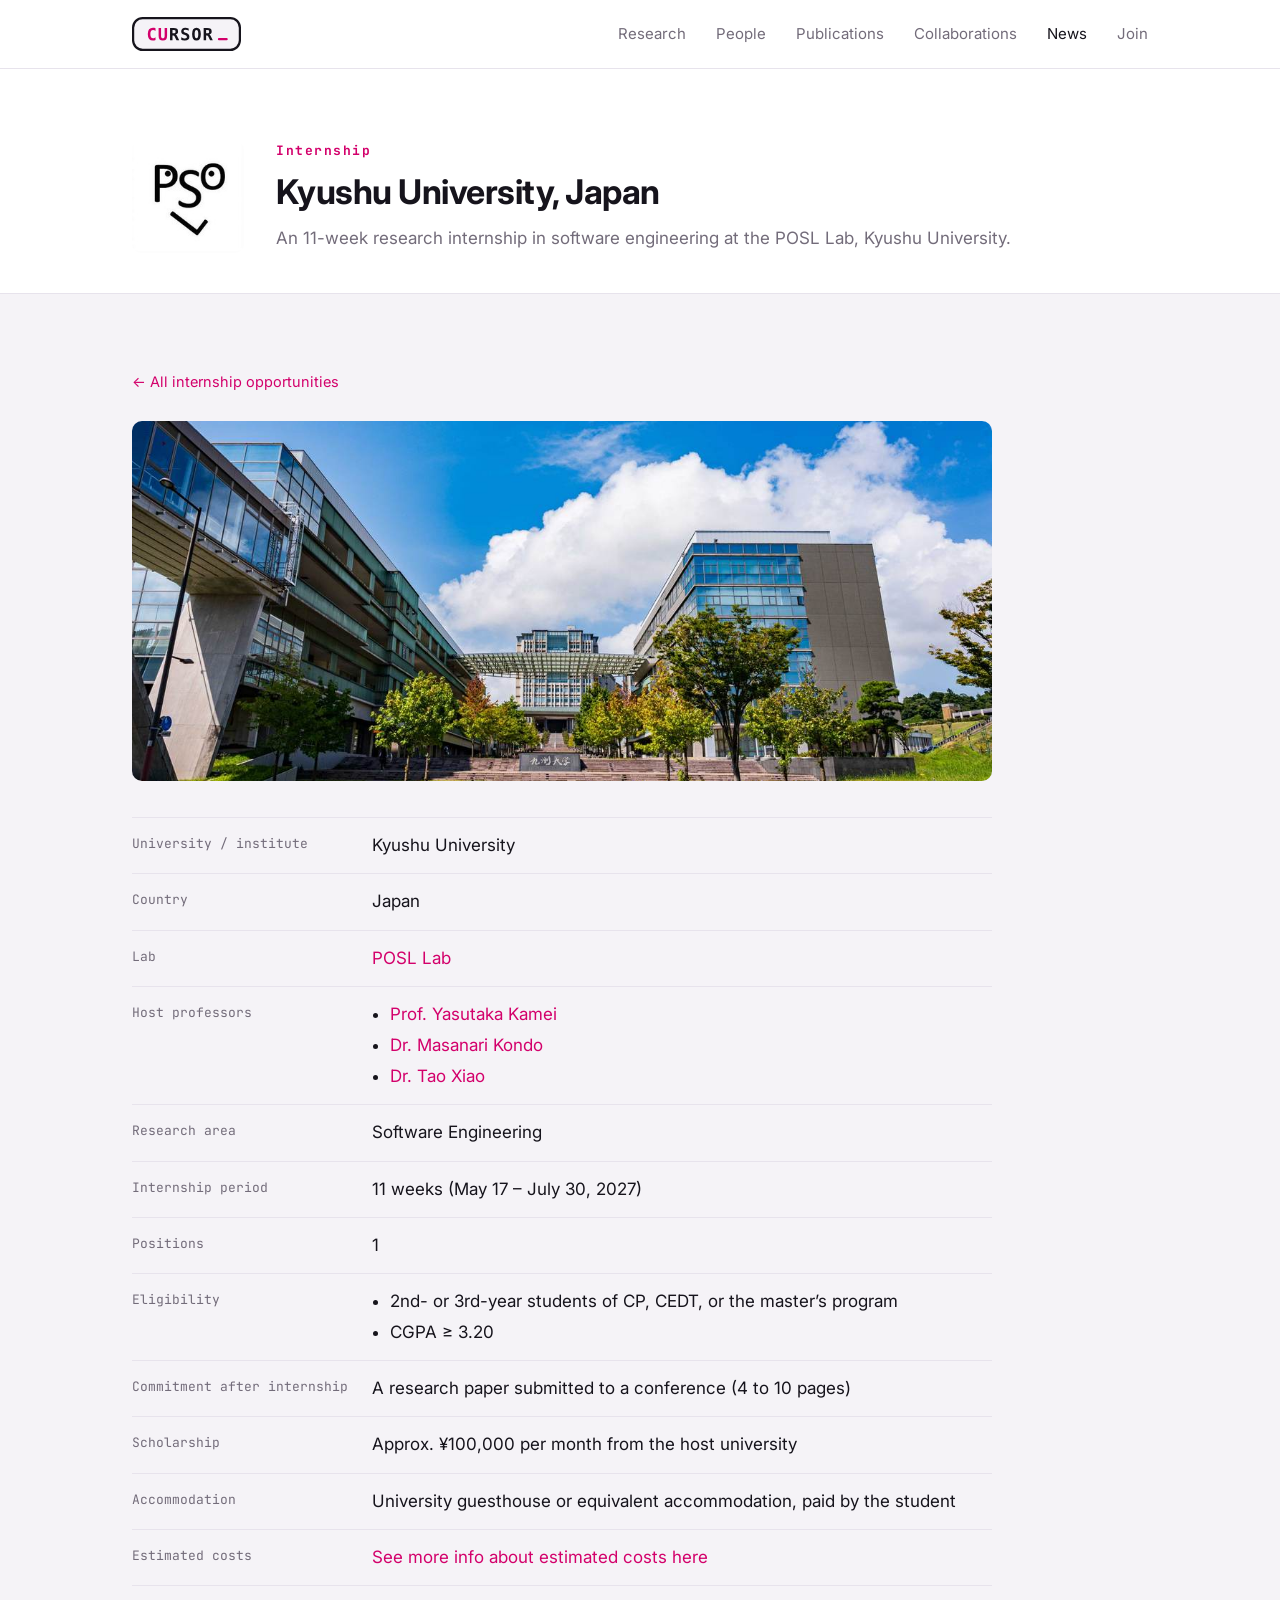
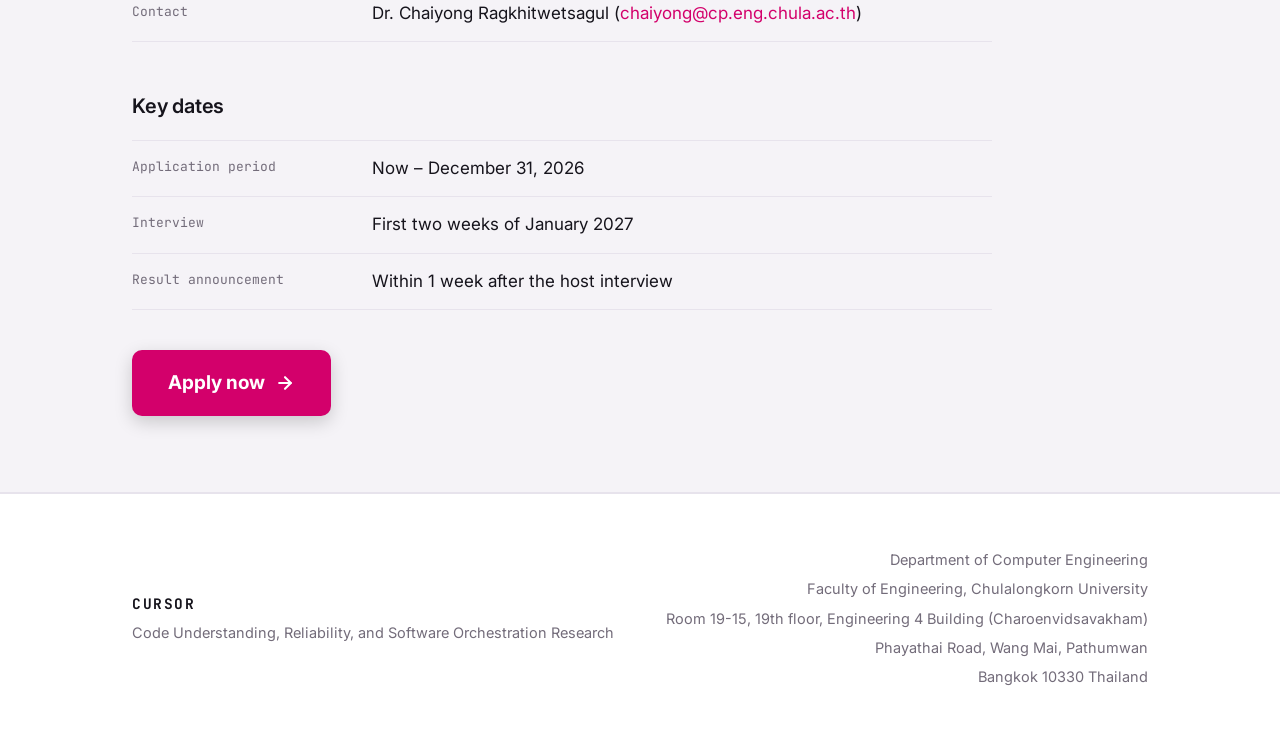
<file: internships/2027/kyushu-posl.html>
<!DOCTYPE html>
<html lang="en">
<head>
<meta charset="UTF-8">
<meta name="viewport" content="width=device-width, initial-scale=1.0">
<title>Kyushu Internship 2027 — CURSOR</title>
<meta name="description" content="Software engineering research internship at the POSL Lab, Kyushu University, Japan, for students of CURSOR, the software engineering research lab at the Department of Computer Engineering, Faculty of Engineering, Chulalongkorn University.">
<link rel="icon" href="../../images/favicon.ico" sizes="32x32">
<link rel="icon" type="image/svg+xml" href="../../images/favicon.svg">
<link rel="apple-touch-icon" href="../../images/apple-touch-icon.png">
<link rel="preconnect" href="https://fonts.googleapis.com">
<link rel="preconnect" href="https://fonts.gstatic.com" crossorigin>
<link href="https://fonts.googleapis.com/css2?family=Inter:wght@400;500;600;700&family=JetBrains+Mono:wght@500;700&display=swap" rel="stylesheet">
<link rel="stylesheet" href="../../css/style.css">
</head>
<body>

<header class="nav">
  <div class="wrap nav-inner">
    <a class="brand" href="../../index.html" aria-label="CURSOR home">
      <img class="logo" src="../../images/cursor-field.svg" alt="CURSOR" width="109" height="34">
    </a>
    <button class="menu-btn" aria-label="Menu" aria-expanded="false"><span></span><span></span><span></span></button>
    <nav class="links" id="menu">
      <a href="../../index.html#research">Research</a>
      <a href="../../people.html">People</a>
      <a href="../../publications.html">Publications</a>
      <a href="../../collaborations.html">Collaborations</a>
      <a href="../../news.html" style="color:var(--ink)">News</a>
      <a href="../../index.html#join">Join</a>
    </nav>
  </div>
</header>

<main id="top">

  <section class="page-head">
    <div class="wrap">
      <div class="intern-head">
        <img class="intern-logo" src="../../images/partners/posl-lab-kyushu-university-japan.jpg" alt="POSL Lab logo" width="160" height="160">
      <div class="sec-head" style="margin-bottom:0">
        <h2>Internship</h2>
        <div class="big">Kyushu University, Japan</div>
        <p>An 11-week research internship in software engineering at the POSL Lab, Kyushu University.</p>
      </div>
      </div>
    </div>
  </section>

  <section class="panel">
    <div class="wrap">
      <p class="back-link"><a href="../../news.html#internships" style="color:var(--magenta)">← All internship opportunities</a></p>
      <figure class="intern-figure">
        <img class="intern-photo" src="../../images/internships/kyushu-campus.jpg" style="object-position:50% 70%;" alt="Ito Campus, Kyushu University" width="1200" height="519">
      </figure>
      <dl class="facts">
        <dt>University / institute</dt><dd>Kyushu University</dd>
        <dt>Country</dt><dd>Japan</dd>
        <dt>Lab</dt><dd><a href="https://posl.ait.kyushu-u.ac.jp/en/" style="color:var(--magenta)">POSL Lab</a></dd>
        <dt>Host professors</dt><dd><ul><li><a href="https://posl.ait.kyushu-u.ac.jp/~kamei/" target="_blank" rel="noopener" style="color:var(--magenta)">Prof. Yasutaka Kamei</a></li><li><a href="https://mkmknd.github.io/" target="_blank" rel="noopener" style="color:var(--magenta)">Dr. Masanari Kondo</a></li><li><a href="https://tao-xiao.github.io/" target="_blank" rel="noopener" style="color:var(--magenta)">Dr. Tao Xiao</a></li></ul></dd>
        <dt>Research area</dt><dd>Software Engineering</dd>
        <dt>Internship period</dt><dd>11 weeks (May 17 – July 30, 2027)</dd>
        <dt>Positions</dt><dd>1</dd>
        <dt>Eligibility</dt><dd><ul><li>2nd- or 3rd-year students of CP, CEDT, or the master’s program</li><li>CGPA ≥ 3.20</li></ul></dd>
        <dt>Commitment after internship</dt><dd>A research paper submitted to a conference (4 to 10 pages)</dd>
        <dt>Scholarship</dt><dd>Approx. ¥100,000 per month from the host university</dd>
        <dt>Accommodation</dt><dd>University guesthouse or equivalent accommodation, paid by the student</dd>
        <dt>Estimated costs</dt><dd><a href="japan-programs.html#kyushu" style="color:var(--magenta)">See more info about estimated costs here</a></dd>
        <dt>Contact</dt><dd>Dr. Chaiyong Ragkhitwetsagul (<a href="mailto:chaiyong@cp.eng.chula.ac.th" style="color:var(--magenta)">chaiyong@cp.eng.chula.ac.th</a>)</dd>
      </dl>
      <h3 class="partner-group" style="margin-top:48px;">Key dates</h3>
      <dl class="facts">
        <dt>Application period</dt><dd>Now – December 31, 2026</dd>
        <dt>Interview</dt><dd>First two weeks of January 2027</dd>
        <dt>Result announcement</dt><dd>Within 1 week after the host interview</dd>
      </dl>
      <a class="btn-apply" href="https://forms.gle/qbLQ1eKtAi6VtNSbA" target="_blank" rel="noopener">Apply now<svg viewBox="0 0 24 24" fill="none" stroke="currentColor" stroke-width="2.5" stroke-linecap="round" stroke-linejoin="round" aria-hidden="true"><path d="M5 12h14"/><path d="m12 5 7 7-7 7"/></svg></a>
    </div>
  </section>

</main>

<footer>
  <div class="wrap foot-inner">
    <div>
      <div class="foot-brand">CURSOR</div>
      <div style="margin-top:6px;">Code Understanding, Reliability, and Software Orchestration Research</div>
    </div>
    <div class="foot-addr">
      <div>Department of Computer Engineering</div>
      <div style="margin-top:6px;">Faculty of Engineering, Chulalongkorn University</div>
      <div style="margin-top:6px;">Room 19-15, 19th floor, Engineering 4 Building (Charoenvidsavakham)</div>
      <div style="margin-top:6px;">Phayathai Road, Wang Mai, Pathumwan</div>
      <div style="margin-top:6px;">Bangkok 10330 Thailand</div>
    </div>
  </div>
</footer>

<script>
  var btn=document.querySelector('.menu-btn'), menu=document.getElementById('menu');
  btn.addEventListener('click',function(){var open=menu.classList.toggle('open');btn.setAttribute('aria-expanded',open);});
  menu.addEventListener('click',function(e){if(e.target.tagName==='A') menu.classList.remove('open');});
</script>
</body>
</html>
</file>
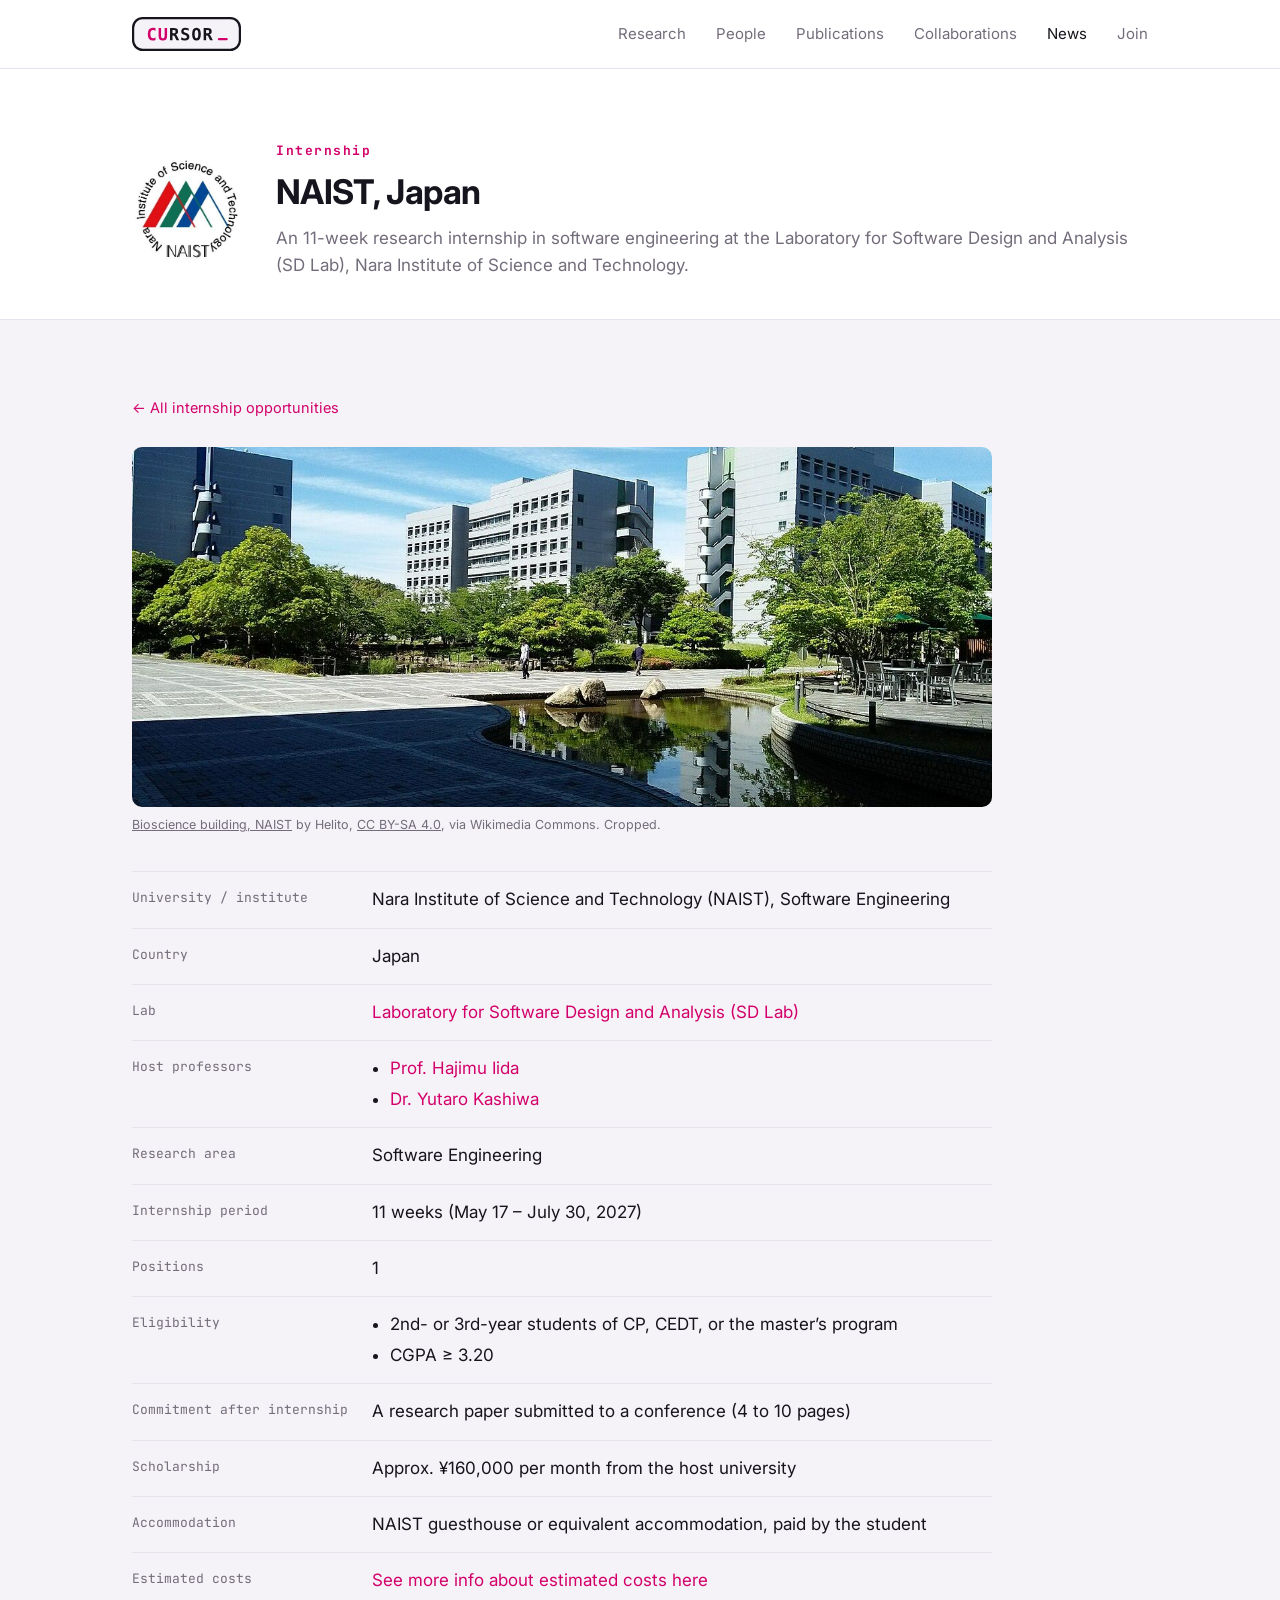
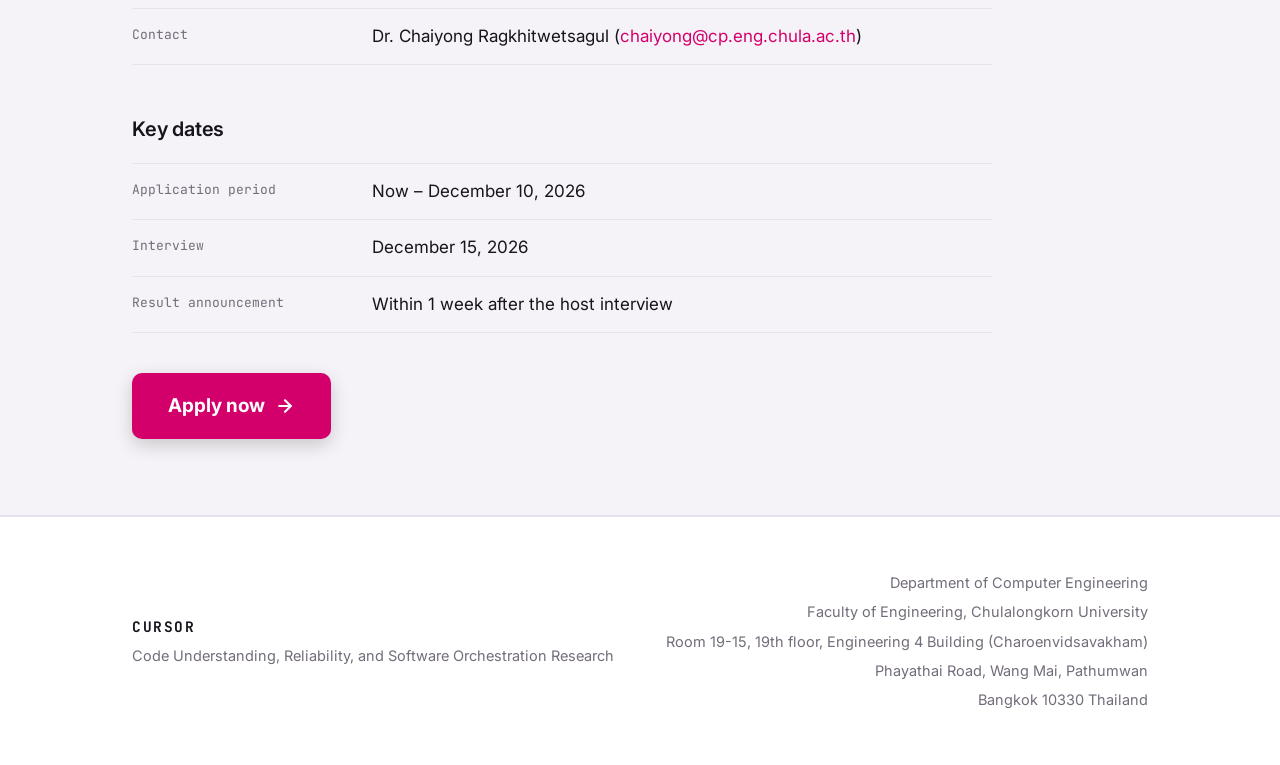
<file: internships/2027/naist-sdlab.html>
<!DOCTYPE html>
<html lang="en">
<head>
<meta charset="UTF-8">
<meta name="viewport" content="width=device-width, initial-scale=1.0">
<title>NAIST Internship 2027 — CURSOR</title>
<meta name="description" content="Software engineering research internship at the SD Lab, NAIST, Japan, for students of CURSOR, the software engineering research lab at the Department of Computer Engineering, Faculty of Engineering, Chulalongkorn University.">
<link rel="icon" href="../../images/favicon.ico" sizes="32x32">
<link rel="icon" type="image/svg+xml" href="../../images/favicon.svg">
<link rel="apple-touch-icon" href="../../images/apple-touch-icon.png">
<link rel="preconnect" href="https://fonts.googleapis.com">
<link rel="preconnect" href="https://fonts.gstatic.com" crossorigin>
<link href="https://fonts.googleapis.com/css2?family=Inter:wght@400;500;600;700&family=JetBrains+Mono:wght@500;700&display=swap" rel="stylesheet">
<link rel="stylesheet" href="../../css/style.css">
</head>
<body>

<header class="nav">
  <div class="wrap nav-inner">
    <a class="brand" href="../../index.html" aria-label="CURSOR home">
      <img class="logo" src="../../images/cursor-field.svg" alt="CURSOR" width="109" height="34">
    </a>
    <button class="menu-btn" aria-label="Menu" aria-expanded="false"><span></span><span></span><span></span></button>
    <nav class="links" id="menu">
      <a href="../../index.html#research">Research</a>
      <a href="../../people.html">People</a>
      <a href="../../publications.html">Publications</a>
      <a href="../../collaborations.html">Collaborations</a>
      <a href="../../news.html" style="color:var(--ink)">News</a>
      <a href="../../index.html#join">Join</a>
    </nav>
  </div>
</header>

<main id="top">

  <section class="page-head">
    <div class="wrap">
      <div class="intern-head">
        <img class="intern-logo" src="../../images/internships/naist-logo.jpg" alt="Nara Institute of Science and Technology (NAIST) logo" width="300" height="300">
      <div class="sec-head" style="margin-bottom:0">
        <h2>Internship</h2>
        <div class="big">NAIST, Japan</div>
        <p>An 11-week research internship in software engineering at the Laboratory for Software Design and Analysis (SD Lab), Nara Institute of Science and Technology.</p>
      </div>
      </div>
    </div>
  </section>

  <section class="panel">
    <div class="wrap">
      <p class="back-link"><a href="../../news.html#internships" style="color:var(--magenta)">← All internship opportunities</a></p>
      <figure class="intern-figure">
        <img class="intern-photo" src="../../images/internships/naist-campus.jpg" alt="Bioscience building and pond on the NAIST campus" width="1280" height="960">
        <figcaption><a href="https://commons.wikimedia.org/wiki/File:Bioscience_naist.jpg">Bioscience building, NAIST</a> by Helito, <a href="https://creativecommons.org/licenses/by-sa/4.0/">CC BY-SA 4.0</a>, via Wikimedia Commons. Cropped.</figcaption>
      </figure>
      <dl class="facts">
        <dt>University / institute</dt><dd>Nara Institute of Science and Technology (NAIST), Software Engineering</dd>
        <dt>Country</dt><dd>Japan</dd>
        <dt>Lab</dt><dd><a href="https://sdlab.naist.jp/en/" style="color:var(--magenta)">Laboratory for Software Design and Analysis (SD Lab)</a></dd>
        <dt>Host professors</dt><dd><ul><li><a href="https://sdlab.naist.jp/en/authors/hajimu-iida/" target="_blank" rel="noopener" style="color:var(--magenta)">Prof. Hajimu Iida</a></li><li><a href="https://sdlab.naist.jp/en/authors/yutaro-kashiwa/" target="_blank" rel="noopener" style="color:var(--magenta)">Dr. Yutaro Kashiwa</a></li></ul></dd>
        <dt>Research area</dt><dd>Software Engineering</dd>
        <dt>Internship period</dt><dd>11 weeks (May 17 – July 30, 2027)</dd>
        <dt>Positions</dt><dd>1</dd>
        <dt>Eligibility</dt><dd><ul><li>2nd- or 3rd-year students of CP, CEDT, or the master’s program</li><li>CGPA ≥ 3.20</li></ul></dd>
        <dt>Commitment after internship</dt><dd>A research paper submitted to a conference (4 to 10 pages)</dd>
        <dt>Scholarship</dt><dd>Approx. ¥160,000 per month from the host university</dd>
        <dt>Accommodation</dt><dd>NAIST guesthouse or equivalent accommodation, paid by the student</dd>
        <dt>Estimated costs</dt><dd><a href="japan-programs.html#naist" style="color:var(--magenta)">See more info about estimated costs here</a></dd>
        <dt>Contact</dt><dd>Dr. Chaiyong Ragkhitwetsagul (<a href="mailto:chaiyong@cp.eng.chula.ac.th" style="color:var(--magenta)">chaiyong@cp.eng.chula.ac.th</a>)</dd>
      </dl>
      <h3 class="partner-group" style="margin-top:48px;">Key dates</h3>
      <dl class="facts">
        <dt>Application period</dt><dd>Now – December 10, 2026</dd>
        <dt>Interview</dt><dd>December 15, 2026</dd>
        <dt>Result announcement</dt><dd>Within 1 week after the host interview</dd>
      </dl>
      <a class="btn-apply" href="https://forms.gle/qbLQ1eKtAi6VtNSbA" target="_blank" rel="noopener">Apply now<svg viewBox="0 0 24 24" fill="none" stroke="currentColor" stroke-width="2.5" stroke-linecap="round" stroke-linejoin="round" aria-hidden="true"><path d="M5 12h14"/><path d="m12 5 7 7-7 7"/></svg></a>
    </div>
  </section>

</main>

<footer>
  <div class="wrap foot-inner">
    <div>
      <div class="foot-brand">CURSOR</div>
      <div style="margin-top:6px;">Code Understanding, Reliability, and Software Orchestration Research</div>
    </div>
    <div class="foot-addr">
      <div>Department of Computer Engineering</div>
      <div style="margin-top:6px;">Faculty of Engineering, Chulalongkorn University</div>
      <div style="margin-top:6px;">Room 19-15, 19th floor, Engineering 4 Building (Charoenvidsavakham)</div>
      <div style="margin-top:6px;">Phayathai Road, Wang Mai, Pathumwan</div>
      <div style="margin-top:6px;">Bangkok 10330 Thailand</div>
    </div>
  </div>
</footer>

<script>
  var btn=document.querySelector('.menu-btn'), menu=document.getElementById('menu');
  btn.addEventListener('click',function(){var open=menu.classList.toggle('open');btn.setAttribute('aria-expanded',open);});
  menu.addEventListener('click',function(e){if(e.target.tagName==='A') menu.classList.remove('open');});
</script>
</body>
</html>
</file>
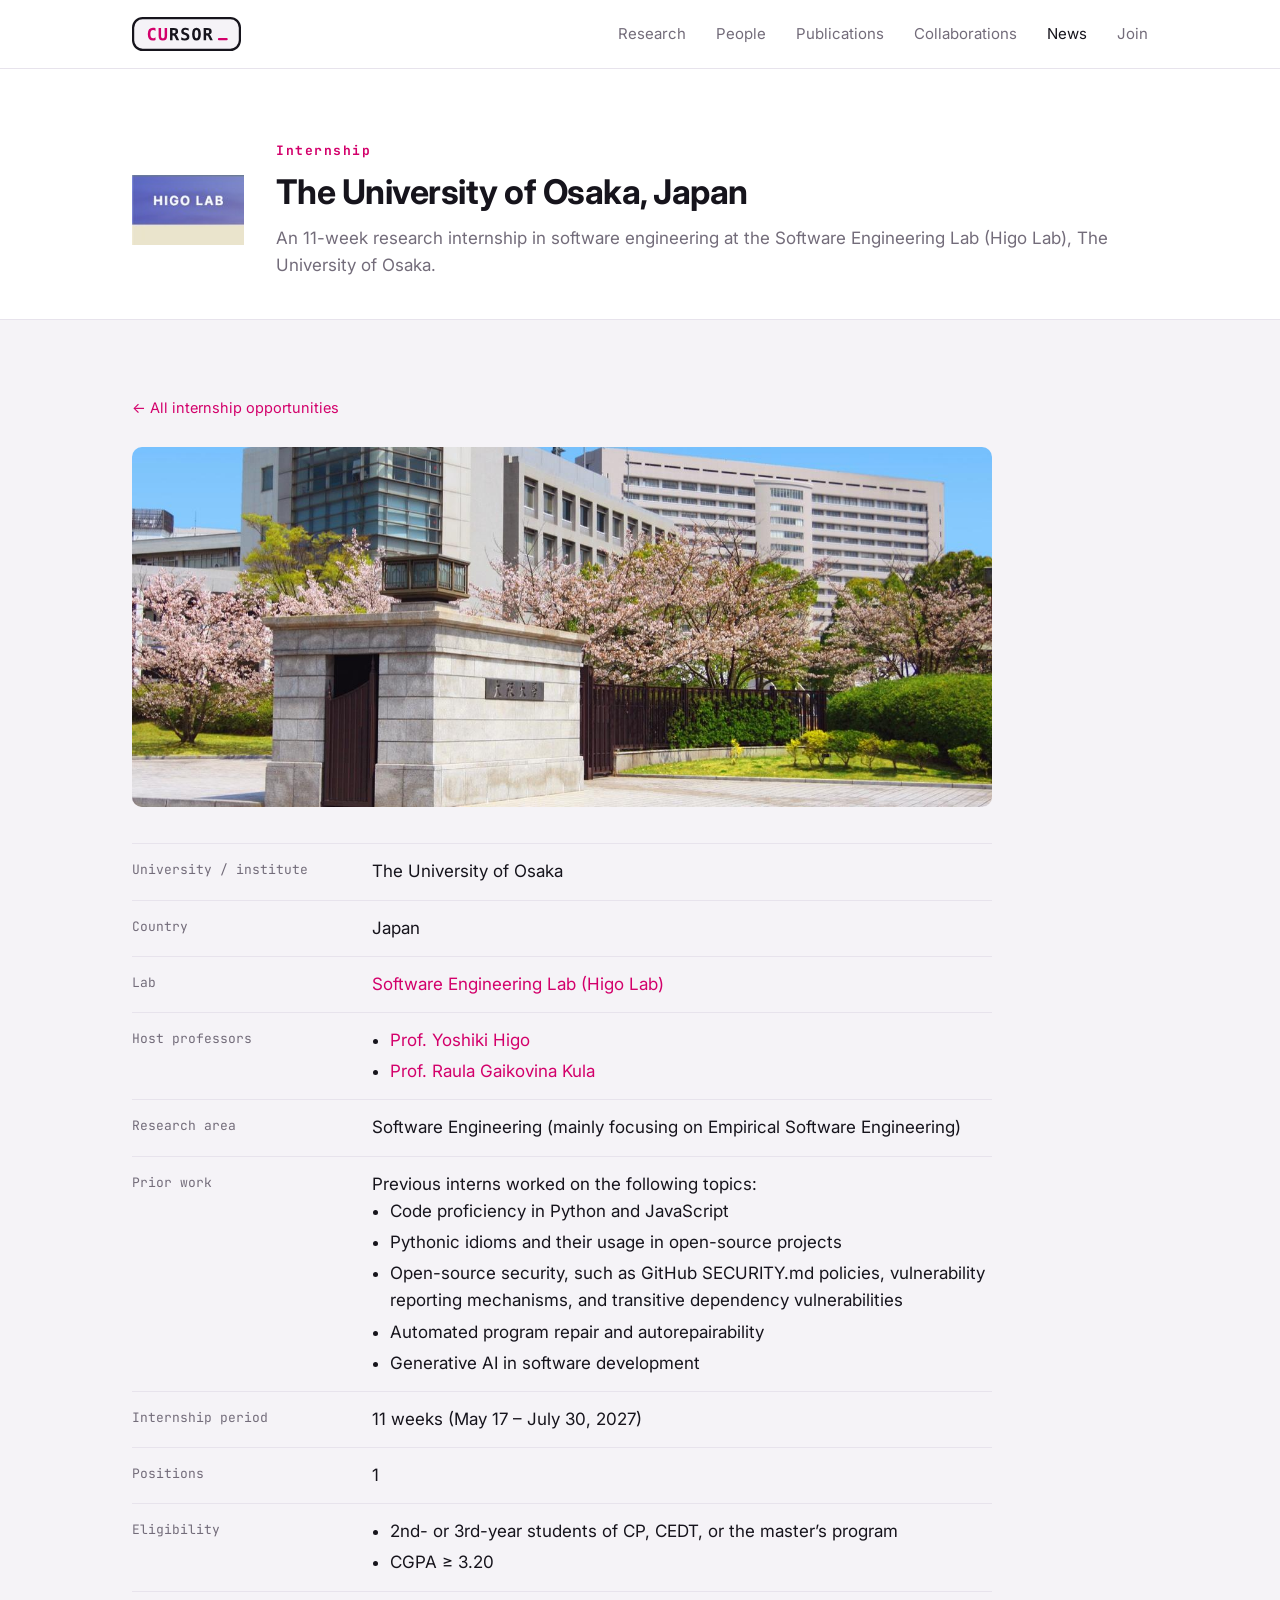
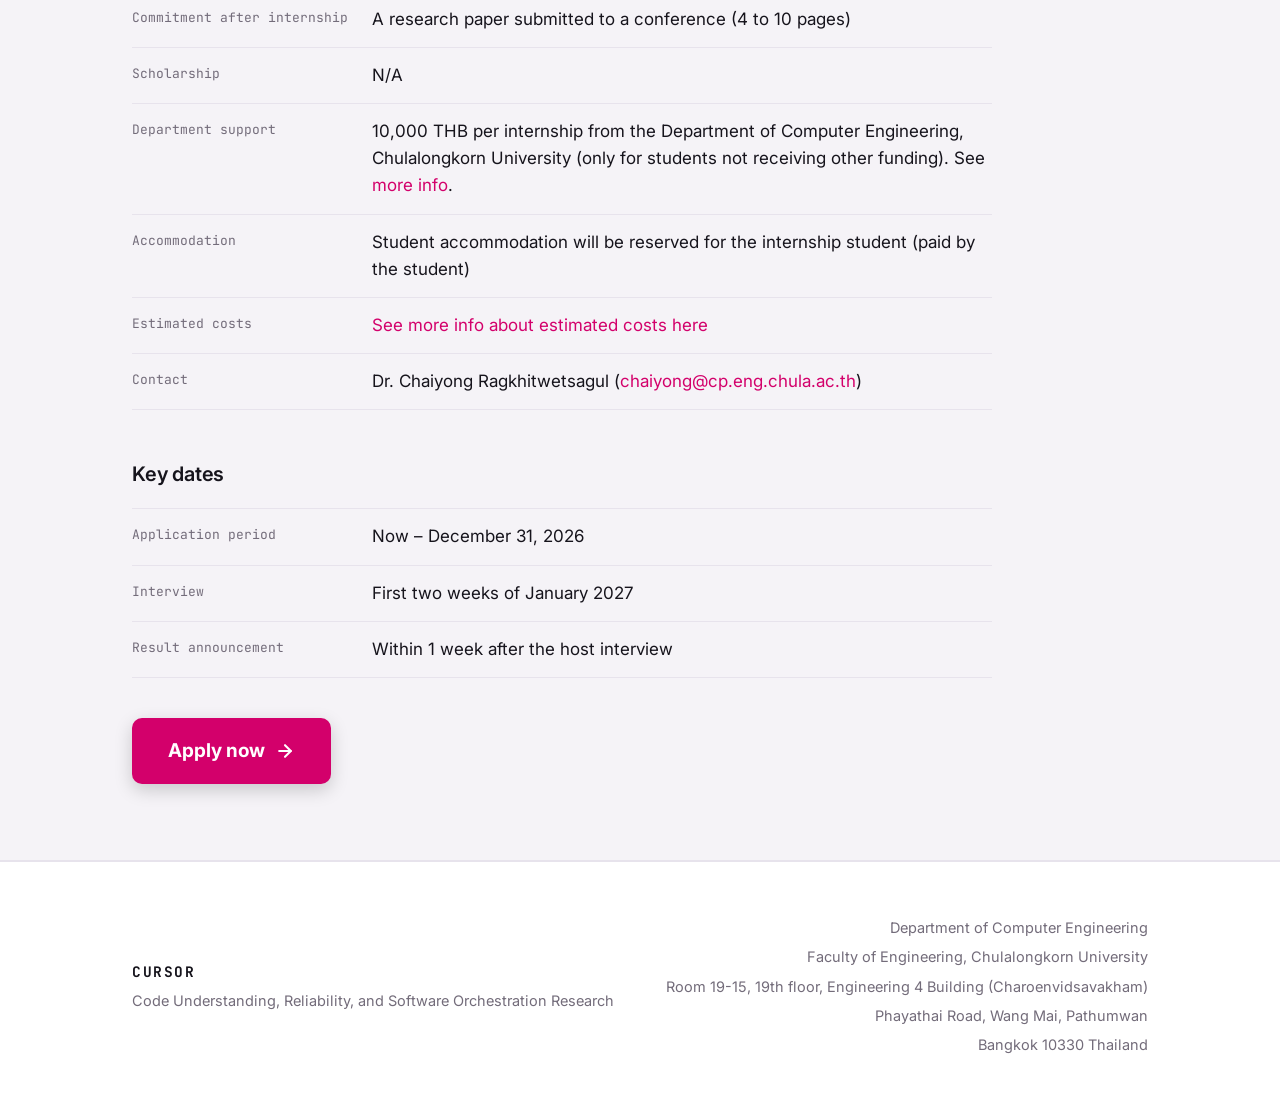
<file: internships/2027/osaka-higolab.html>
<!DOCTYPE html>
<html lang="en">
<head>
<meta charset="UTF-8">
<meta name="viewport" content="width=device-width, initial-scale=1.0">
<title>Osaka Internship 2027 — CURSOR</title>
<meta name="description" content="Software engineering research internship at the Higo Lab, The University of Osaka, Japan, for students of CURSOR, the software engineering research lab at the Department of Computer Engineering, Faculty of Engineering, Chulalongkorn University.">
<link rel="icon" href="../../images/favicon.ico" sizes="32x32">
<link rel="icon" type="image/svg+xml" href="../../images/favicon.svg">
<link rel="apple-touch-icon" href="../../images/apple-touch-icon.png">
<link rel="preconnect" href="https://fonts.googleapis.com">
<link rel="preconnect" href="https://fonts.gstatic.com" crossorigin>
<link href="https://fonts.googleapis.com/css2?family=Inter:wght@400;500;600;700&family=JetBrains+Mono:wght@500;700&display=swap" rel="stylesheet">
<link rel="stylesheet" href="../../css/style.css">
</head>
<body>

<header class="nav">
  <div class="wrap nav-inner">
    <a class="brand" href="../../index.html" aria-label="CURSOR home">
      <img class="logo" src="../../images/cursor-field.svg" alt="CURSOR" width="109" height="34">
    </a>
    <button class="menu-btn" aria-label="Menu" aria-expanded="false"><span></span><span></span><span></span></button>
    <nav class="links" id="menu">
      <a href="../../index.html#research">Research</a>
      <a href="../../people.html">People</a>
      <a href="../../publications.html">Publications</a>
      <a href="../../collaborations.html">Collaborations</a>
      <a href="../../news.html" style="color:var(--ink)">News</a>
      <a href="../../index.html#join">Join</a>
    </nav>
  </div>
</header>

<main id="top">

  <section class="page-head">
    <div class="wrap">
      <div class="intern-head">
        <img class="intern-logo" src="../../images/partners/software-engineering-lab-higo-lab.jpg" alt="Software Engineering Lab (Higo Lab) logo" width="139" height="86">
      <div class="sec-head" style="margin-bottom:0">
        <h2>Internship</h2>
        <div class="big">The University of Osaka, Japan</div>
        <p>An 11-week research internship in software engineering at the Software Engineering Lab (Higo Lab), The University of Osaka.</p>
      </div>
      </div>
    </div>
  </section>

  <section class="panel">
    <div class="wrap">
      <p class="back-link"><a href="../../news.html#internships" style="color:var(--magenta)">← All internship opportunities</a></p>
      <figure class="intern-figure">
        <img class="intern-photo" src="../../images/internships/osaka-campus.jpg" style="object-position:50% 80%;" alt="Main gate of The University of Osaka with cherry blossoms and campus buildings" width="1400" height="914">
      </figure>
      <dl class="facts">
        <dt>University / institute</dt><dd>The University of Osaka</dd>
        <dt>Country</dt><dd>Japan</dd>
        <dt>Lab</dt><dd><a href="https://sel.ist.osaka-u.ac.jp/" style="color:var(--magenta)">Software Engineering Lab (Higo Lab)</a></dd>
        <dt>Host professors</dt><dd><ul><li><a href="https://www.ist.osaka-u.ac.jp/english/researcher/detail.php?id=48" target="_blank" rel="noopener" style="color:var(--magenta)">Prof. Yoshiki Higo</a></li><li><a href="https://raux.github.io/" target="_blank" rel="noopener" style="color:var(--magenta)">Prof. Raula Gaikovina Kula</a></li></ul></dd>
        <dt>Research area</dt><dd>Software Engineering (mainly focusing on Empirical Software Engineering)</dd>
        <dt>Prior work</dt><dd>Previous interns worked on the following topics:<ul><li>Code proficiency in Python and JavaScript</li><li>Pythonic idioms and their usage in open-source projects</li><li>Open-source security, such as GitHub SECURITY.md policies, vulnerability reporting mechanisms, and transitive dependency vulnerabilities</li><li>Automated program repair and autorepairability</li><li>Generative AI in software development</li></ul></dd>
        <dt>Internship period</dt><dd>11 weeks (May 17 – July 30, 2027)</dd>
        <dt>Positions</dt><dd>1</dd>
        <dt>Eligibility</dt><dd><ul><li>2nd- or 3rd-year students of CP, CEDT, or the master’s program</li><li>CGPA ≥ 3.20</li></ul></dd>
        <dt>Commitment after internship</dt><dd>A research paper submitted to a conference (4 to 10 pages)</dd>
        <dt>Scholarship</dt><dd>N/A</dd>
        <dt>Department support</dt><dd>10,000 THB per internship from the Department of Computer Engineering, Chulalongkorn University (only for students not receiving other funding). See <a href="https://drive.google.com/file/d/1yZtU1Yv9HqCRNCU2d3KTVx2gfQJ-_GR4/view" target="_blank" rel="noopener" style="color:var(--magenta)">more info</a>.</dd>
        <dt>Accommodation</dt><dd>Student accommodation will be reserved for the internship student (paid by the student)</dd>
        <dt>Estimated costs</dt><dd><a href="japan-programs.html#osaka" style="color:var(--magenta)">See more info about estimated costs here</a></dd>
        <dt>Contact</dt><dd>Dr. Chaiyong Ragkhitwetsagul (<a href="mailto:chaiyong@cp.eng.chula.ac.th" style="color:var(--magenta)">chaiyong@cp.eng.chula.ac.th</a>)</dd>
      </dl>
      <h3 class="partner-group" style="margin-top:48px;">Key dates</h3>
      <dl class="facts">
        <dt>Application period</dt><dd>Now – December 31, 2026</dd>
        <dt>Interview</dt><dd>First two weeks of January 2027</dd>
        <dt>Result announcement</dt><dd>Within 1 week after the host interview</dd>
      </dl>
      <a class="btn-apply" href="https://forms.gle/qbLQ1eKtAi6VtNSbA" target="_blank" rel="noopener">Apply now<svg viewBox="0 0 24 24" fill="none" stroke="currentColor" stroke-width="2.5" stroke-linecap="round" stroke-linejoin="round" aria-hidden="true"><path d="M5 12h14"/><path d="m12 5 7 7-7 7"/></svg></a>
    </div>
  </section>

</main>

<footer>
  <div class="wrap foot-inner">
    <div>
      <div class="foot-brand">CURSOR</div>
      <div style="margin-top:6px;">Code Understanding, Reliability, and Software Orchestration Research</div>
    </div>
    <div class="foot-addr">
      <div>Department of Computer Engineering</div>
      <div style="margin-top:6px;">Faculty of Engineering, Chulalongkorn University</div>
      <div style="margin-top:6px;">Room 19-15, 19th floor, Engineering 4 Building (Charoenvidsavakham)</div>
      <div style="margin-top:6px;">Phayathai Road, Wang Mai, Pathumwan</div>
      <div style="margin-top:6px;">Bangkok 10330 Thailand</div>
    </div>
  </div>
</footer>

<script>
  var btn=document.querySelector('.menu-btn'), menu=document.getElementById('menu');
  btn.addEventListener('click',function(){var open=menu.classList.toggle('open');btn.setAttribute('aria-expanded',open);});
  menu.addEventListener('click',function(e){if(e.target.tagName==='A') menu.classList.remove('open');});
</script>
</body>
</html>
</file>
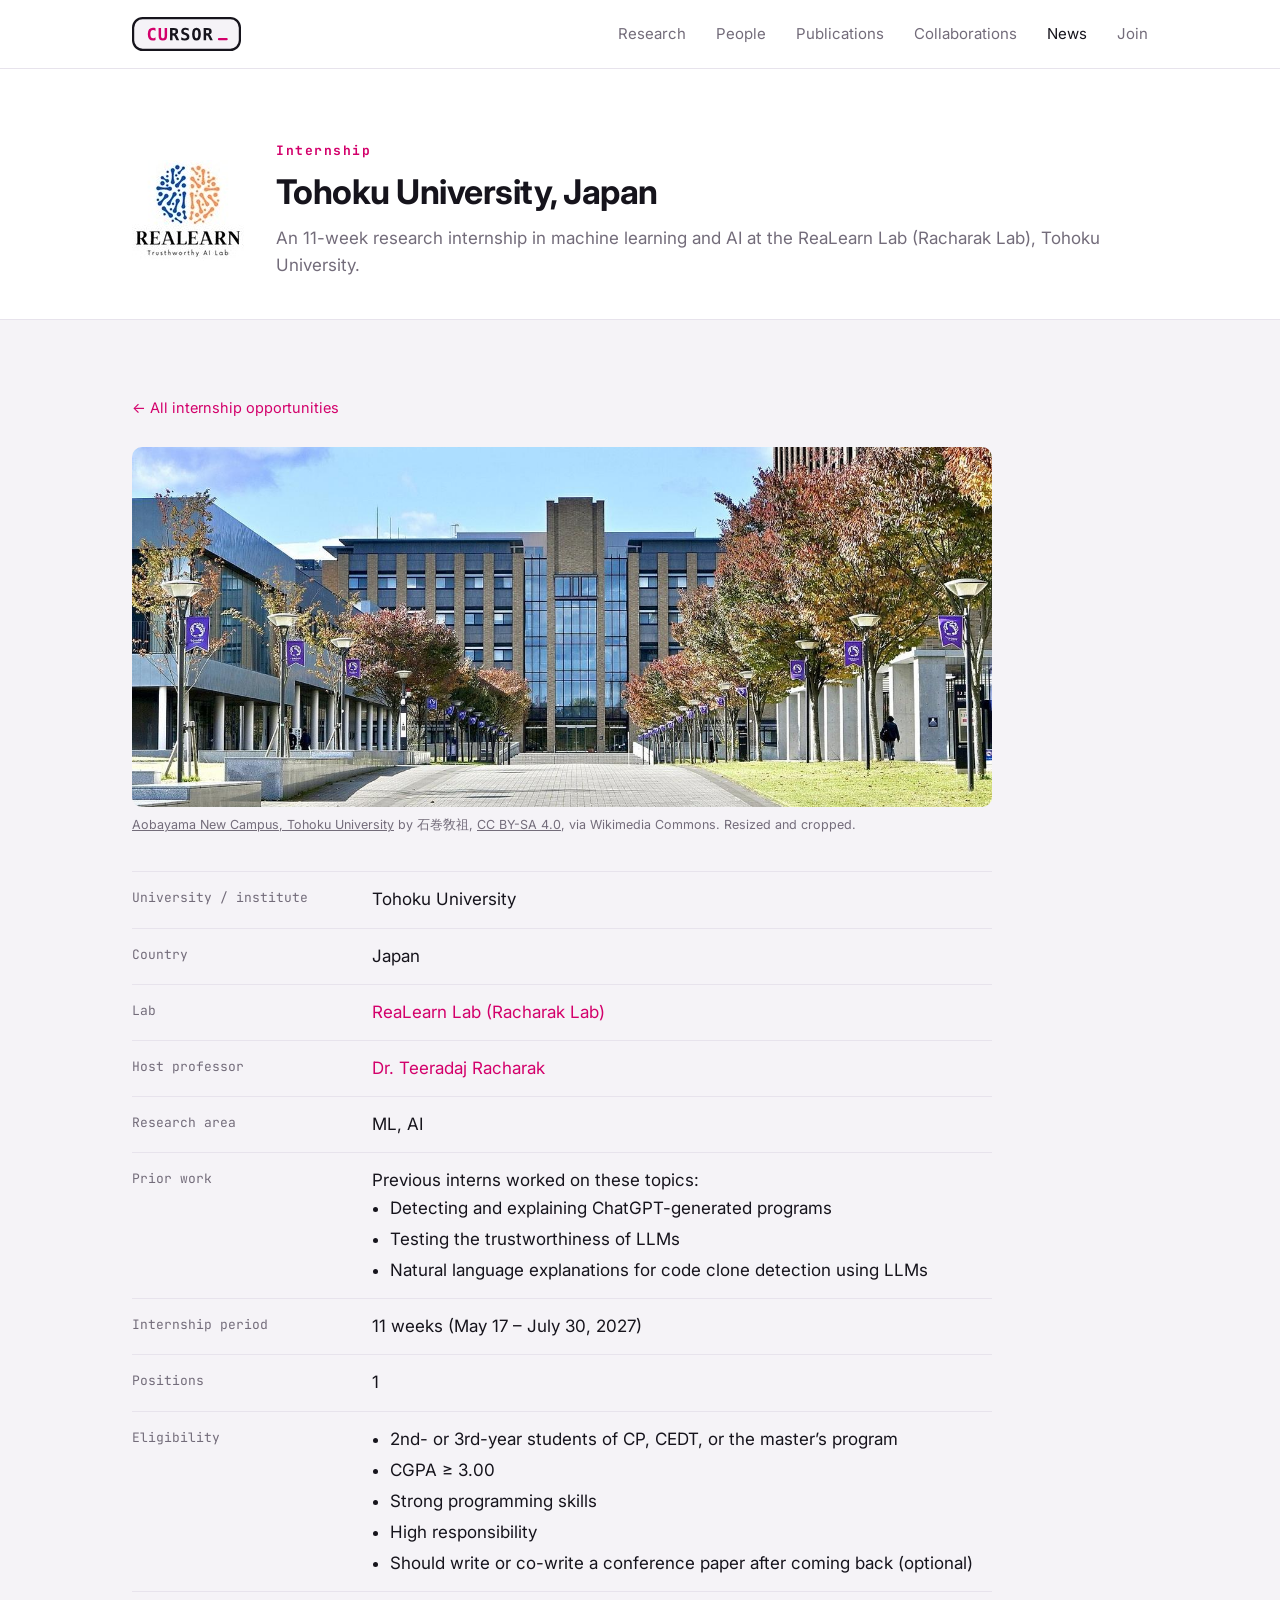
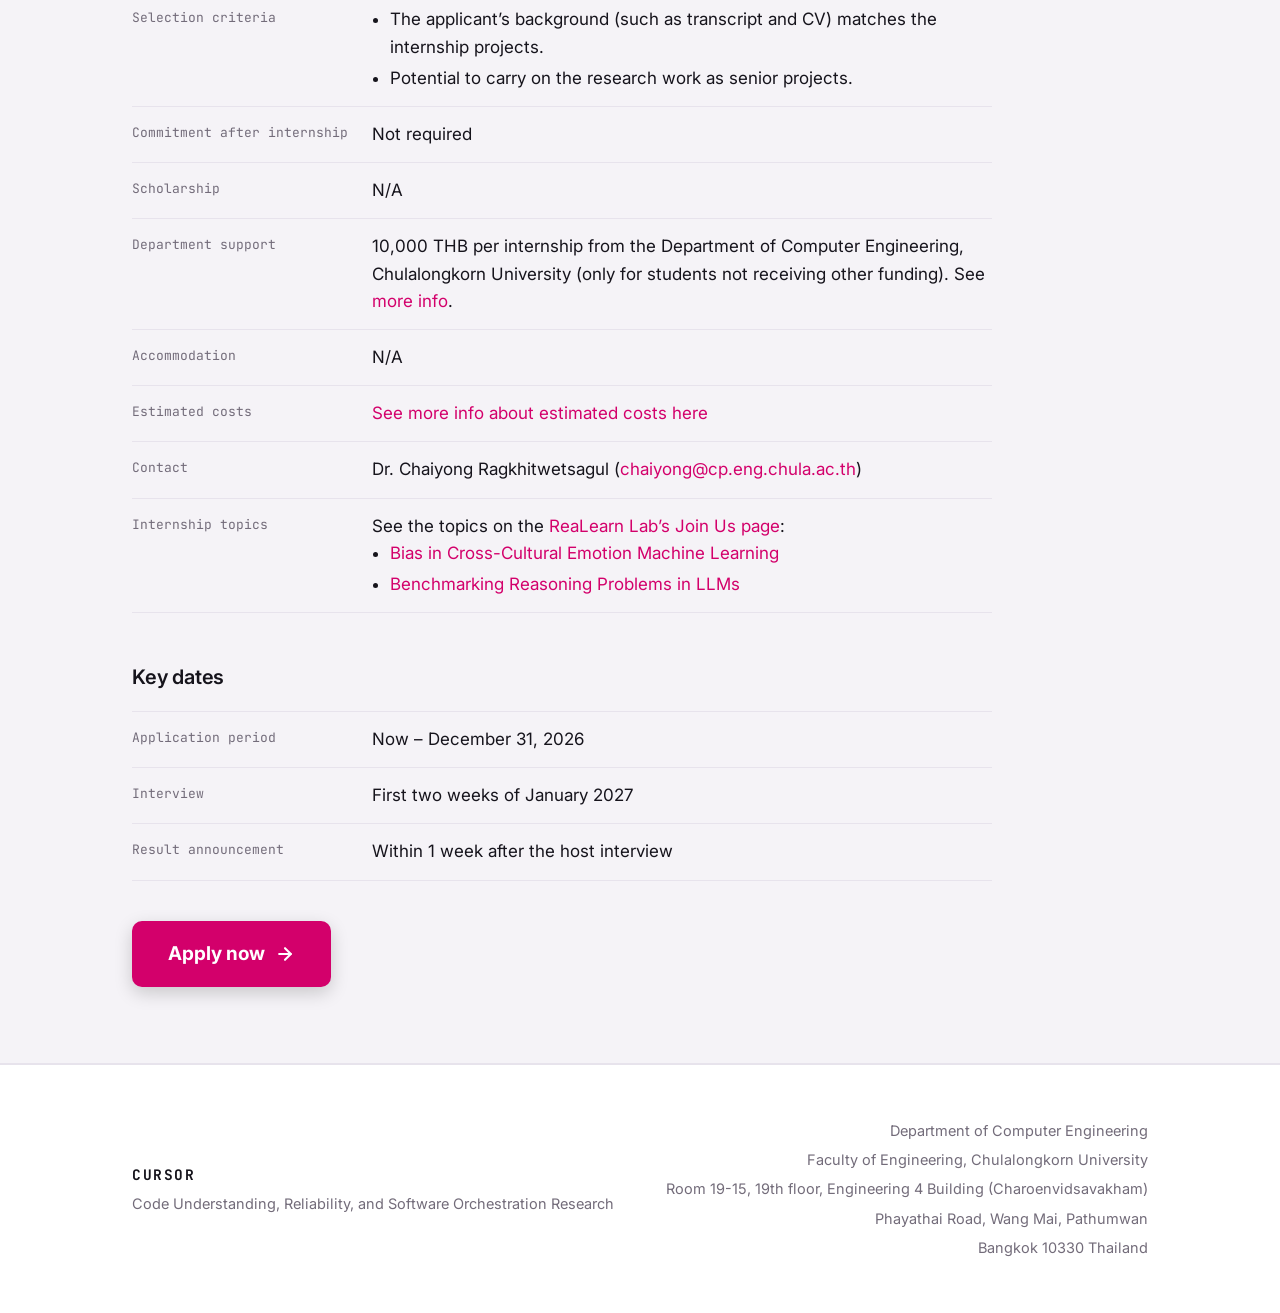
<file: internships/2027/tohoku-realearn.html>
<!DOCTYPE html>
<html lang="en">
<head>
<meta charset="UTF-8">
<meta name="viewport" content="width=device-width, initial-scale=1.0">
<title>Tohoku Internship 2027 — CURSOR</title>
<meta name="description" content="ML and AI research internship at the ReaLearn Lab, Tohoku University, Japan, for students of CURSOR, the software engineering research lab at the Department of Computer Engineering, Faculty of Engineering, Chulalongkorn University.">
<link rel="icon" href="../../images/favicon.ico" sizes="32x32">
<link rel="icon" type="image/svg+xml" href="../../images/favicon.svg">
<link rel="apple-touch-icon" href="../../images/apple-touch-icon.png">
<link rel="preconnect" href="https://fonts.googleapis.com">
<link rel="preconnect" href="https://fonts.gstatic.com" crossorigin>
<link href="https://fonts.googleapis.com/css2?family=Inter:wght@400;500;600;700&family=JetBrains+Mono:wght@500;700&display=swap" rel="stylesheet">
<link rel="stylesheet" href="../../css/style.css">
</head>
<body>

<header class="nav">
  <div class="wrap nav-inner">
    <a class="brand" href="../../index.html" aria-label="CURSOR home">
      <img class="logo" src="../../images/cursor-field.svg" alt="CURSOR" width="109" height="34">
    </a>
    <button class="menu-btn" aria-label="Menu" aria-expanded="false"><span></span><span></span><span></span></button>
    <nav class="links" id="menu">
      <a href="../../index.html#research">Research</a>
      <a href="../../people.html">People</a>
      <a href="../../publications.html">Publications</a>
      <a href="../../collaborations.html">Collaborations</a>
      <a href="../../news.html" style="color:var(--ink)">News</a>
      <a href="../../index.html#join">Join</a>
    </nav>
  </div>
</header>

<main id="top">

  <section class="page-head">
    <div class="wrap">
      <div class="intern-head">
        <img class="intern-logo" src="../../images/internships/realearn-logo.jpg" alt="ReaLearn Lab logo" width="112" height="101">
      <div class="sec-head" style="margin-bottom:0">
        <h2>Internship</h2>
        <div class="big">Tohoku University, Japan</div>
        <p>An 11-week research internship in machine learning and AI at the ReaLearn Lab (Racharak Lab), Tohoku University.</p>
      </div>
      </div>
    </div>
  </section>

  <section class="panel">
    <div class="wrap">
      <p class="back-link"><a href="../../news.html#internships" style="color:var(--magenta)">← All internship opportunities</a></p>
      <figure class="intern-figure">
        <img class="intern-photo" src="../../images/internships/tohoku-campus.jpg" alt="Aobayama New Campus, Tohoku University" width="1400" height="840">
        <figcaption><a href="https://commons.wikimedia.org/wiki/File:Aobayama_New_Campus,_Tohoku_University,_1st_Nov_2025%E2%91%A1.jpg">Aobayama New Campus, Tohoku University</a> by 石巻敎祖, <a href="https://creativecommons.org/licenses/by-sa/4.0/">CC BY-SA 4.0</a>, via Wikimedia Commons. Resized and cropped.</figcaption>
      </figure>
      <dl class="facts">
        <dt>University / institute</dt><dd>Tohoku University</dd>
        <dt>Country</dt><dd>Japan</dd>
        <dt>Lab</dt><dd><a href="https://sites.google.com/view/racharak-lab" style="color:var(--magenta)">ReaLearn Lab (Racharak Lab)</a></dd>
        <dt>Host professor</dt><dd><a href="https://sites.google.com/view/teeradaj" target="_blank" rel="noopener" style="color:var(--magenta)">Dr. Teeradaj Racharak</a></dd>
        <dt>Research area</dt><dd>ML, AI</dd>
        <dt>Prior work</dt><dd>Previous interns worked on these topics:<ul><li>Detecting and explaining ChatGPT-generated programs</li><li>Testing the trustworthiness of LLMs</li><li>Natural language explanations for code clone detection using LLMs</li></ul></dd>
        <dt>Internship period</dt><dd>11 weeks (May 17 – July 30, 2027)</dd>
        <dt>Positions</dt><dd>1</dd>
        <dt>Eligibility</dt><dd><ul><li>2nd- or 3rd-year students of CP, CEDT, or the master’s program</li><li>CGPA ≥ 3.00</li><li>Strong programming skills</li><li>High responsibility</li><li>Should write or co-write a conference paper after coming back (optional)</li></ul></dd>
        <dt>Selection criteria</dt><dd><ul><li>The applicant’s background (such as transcript and CV) matches the internship projects.</li><li>Potential to carry on the research work as senior projects.</li></ul></dd>
        <dt>Commitment after internship</dt><dd>Not required</dd>
        <dt>Scholarship</dt><dd>N/A</dd>
        <dt>Department support</dt><dd>10,000 THB per internship from the Department of Computer Engineering, Chulalongkorn University (only for students not receiving other funding). See <a href="https://drive.google.com/file/d/1yZtU1Yv9HqCRNCU2d3KTVx2gfQJ-_GR4/view" target="_blank" rel="noopener" style="color:var(--magenta)">more info</a>.</dd>
        <dt>Accommodation</dt><dd>N/A</dd>
        <dt>Estimated costs</dt><dd><a href="japan-programs.html#tohoku" style="color:var(--magenta)">See more info about estimated costs here</a></dd>
        <dt>Contact</dt><dd>Dr. Chaiyong Ragkhitwetsagul (<a href="mailto:chaiyong@cp.eng.chula.ac.th" style="color:var(--magenta)">chaiyong@cp.eng.chula.ac.th</a>)</dd>
        <dt>Internship topics</dt><dd>See the topics on the <a href="https://sites.google.com/view/racharak-lab/join-us?authuser=0#h.hfeqqp9h5xjx" style="color:var(--magenta)">ReaLearn Lab’s Join Us page</a>:<ul><li><a href="https://drive.google.com/file/d/111HXxIQlkNXdvivzDEhoM7A39TYGpUaV/view" style="color:var(--magenta)">Bias in Cross-Cultural Emotion Machine Learning</a></li><li><a href="https://drive.google.com/file/d/1Qf5JyVCa47usSwDWmhPdW67YQtBf-fxc/view" style="color:var(--magenta)">Benchmarking Reasoning Problems in LLMs</a></li></ul></dd>
      </dl>
      <h3 class="partner-group" style="margin-top:48px;">Key dates</h3>
      <dl class="facts">
        <dt>Application period</dt><dd>Now – December 31, 2026</dd>
        <dt>Interview</dt><dd>First two weeks of January 2027</dd>
        <dt>Result announcement</dt><dd>Within 1 week after the host interview</dd>
      </dl>
      <a class="btn-apply" href="https://forms.gle/qbLQ1eKtAi6VtNSbA" target="_blank" rel="noopener">Apply now<svg viewBox="0 0 24 24" fill="none" stroke="currentColor" stroke-width="2.5" stroke-linecap="round" stroke-linejoin="round" aria-hidden="true"><path d="M5 12h14"/><path d="m12 5 7 7-7 7"/></svg></a>
    </div>
  </section>

</main>

<footer>
  <div class="wrap foot-inner">
    <div>
      <div class="foot-brand">CURSOR</div>
      <div style="margin-top:6px;">Code Understanding, Reliability, and Software Orchestration Research</div>
    </div>
    <div class="foot-addr">
      <div>Department of Computer Engineering</div>
      <div style="margin-top:6px;">Faculty of Engineering, Chulalongkorn University</div>
      <div style="margin-top:6px;">Room 19-15, 19th floor, Engineering 4 Building (Charoenvidsavakham)</div>
      <div style="margin-top:6px;">Phayathai Road, Wang Mai, Pathumwan</div>
      <div style="margin-top:6px;">Bangkok 10330 Thailand</div>
    </div>
  </div>
</footer>

<script>
  var btn=document.querySelector('.menu-btn'), menu=document.getElementById('menu');
  btn.addEventListener('click',function(){var open=menu.classList.toggle('open');btn.setAttribute('aria-expanded',open);});
  menu.addEventListener('click',function(e){if(e.target.tagName==='A') menu.classList.remove('open');});
</script>
</body>
</html>
</file>
<file: css/style.css>
:root{
  --white:#FFFFFF;--panel:#F5F3F7;--ink:#16141C;--magenta:#D3006B;
  --slate:#736C7A;--hair:#E7E3EC;--maxw:1080px;
  --sans:'Inter',system-ui,-apple-system,Segoe UI,Helvetica,Arial,sans-serif;
  --mono:'JetBrains Mono',ui-monospace,SFMono-Regular,Menlo,Consolas,monospace;
}
*{box-sizing:border-box;}
html{scroll-behavior:smooth;}
@media (prefers-reduced-motion:reduce){html{scroll-behavior:auto;}}
body{margin:0;background:var(--white);color:var(--ink);font-family:var(--sans);
  font-size:17px;line-height:1.6;-webkit-font-smoothing:antialiased;text-rendering:optimizeLegibility;}
a{color:inherit;text-decoration:none;}
.wrap{max-width:var(--maxw);margin:0 auto;padding:0 32px;}

header.nav{position:sticky;top:0;z-index:50;background:rgba(255,255,255,.86);
  backdrop-filter:saturate(1.4) blur(8px);border-bottom:1px solid var(--hair);}
.nav-inner{display:flex;align-items:center;justify-content:space-between;height:68px;}
.brand{display:flex;align-items:center;gap:12px;}
.brand .logo{height:34px;width:auto;display:block;}
nav.links{display:flex;gap:30px;}
nav.links a{font-size:15px;color:var(--slate);transition:color .15s;}
nav.links a:hover{color:var(--ink);}
.menu-btn{display:none;background:none;border:0;cursor:pointer;padding:8px;}
.menu-btn span{display:block;width:22px;height:2px;background:var(--ink);margin:4px 0;}

.hero{padding:96px 0 72px;}
.hero-grid{display:grid;grid-template-columns:1fr;gap:36px;}
.kicker{font-family:var(--mono);font-size:13px;color:var(--slate);margin:0 0 22px;letter-spacing:.5px;}
.kicker .dot{color:var(--magenta);}
h1.hero-title{font-size:clamp(34px,5vw,52px);line-height:1.08;font-weight:700;letter-spacing:-.02em;margin:0 0 22px;}
.hero-sub{font-family:var(--mono);font-size:15px;color:var(--ink);margin:0 0 24px;font-weight:500;}
.hero p.lede{font-size:18px;color:var(--slate);margin:0 0 32px;}
.cta-row{display:flex;gap:14px;flex-wrap:wrap;}
.btn{display:inline-block;padding:12px 22px;border-radius:8px;font-size:15px;font-weight:600;transition:background .15s,border-color .15s;}
.btn-primary{background:var(--ink);color:var(--white);}
.btn-primary:hover{background:#000;}
.btn-ghost{border:1px solid var(--hair);color:var(--ink);}
.btn-ghost:hover{border-color:var(--ink);}
.hero-art{order:-1;display:flex;justify-content:flex-start;}
.hero-art svg{width:100%;max-width:300px;height:auto;}

.draw{stroke-dasharray:1;stroke-dashoffset:1;animation:draw 1.05s ease forwards;}
@keyframes draw{to{stroke-dashoffset:0;}}
.pop{opacity:0;animation:pop .32s ease forwards;}
@keyframes pop{to{opacity:1;}}
.uscore{animation:blink 1.15s steps(1,end) infinite;}
@keyframes blink{0%,55%{opacity:1;}56%,100%{opacity:0;}}
@media (prefers-reduced-motion:reduce){
  .draw{stroke-dashoffset:0;animation:none;}.pop{opacity:1;animation:none;}.uscore{animation:none;}
}

section{padding:76px 0;}
section.panel{background:var(--panel);border-top:1px solid var(--hair);border-bottom:1px solid var(--hair);}
.sec-head{margin:0 0 40px;}
.sec-head h2{font-size:13px;font-family:var(--mono);font-weight:700;letter-spacing:1.5px;color:var(--magenta);margin:0 0 10px;}
.sec-head .big{font-size:clamp(26px,3.5vw,34px);font-weight:700;letter-spacing:-.015em;line-height:1.15;color:var(--ink);}
.sec-head p{color:var(--slate);margin:14px 0 0;}

.pillars{position:relative;display:grid;grid-template-columns:repeat(3,1fr);gap:36px;margin-top:16px;}
.pillars::before{content:"";position:absolute;top:10px;left:9px;right:calc(33.333% - 33px);height:2px;background:var(--ink);}
.pillar{position:relative;padding-top:44px;}
.pillar .node{position:absolute;top:2px;left:0;width:18px;height:18px;border-radius:50%;background:var(--magenta);}
.pillar h3{font-size:20px;margin:0 0 10px;font-weight:600;letter-spacing:-.01em;}
.pillar p{margin:0;color:var(--slate);font-size:15.5px;}
.pillar .tags{margin-top:14px;font-family:var(--mono);font-size:12.5px;color:var(--ink);}
.partner-group{font-size:20px;font-weight:600;letter-spacing:-.01em;margin:0 0 18px;}
.partners + .partner-group{margin-top:48px;}
.divider{border:0;border-top:1px solid var(--hair);margin:56px 0 48px;}
.partners{display:grid;grid-template-columns:repeat(3,1fr);gap:20px;}
.partner{background:var(--white);border:1px solid var(--hair);border-radius:10px;padding:22px 24px;}
.partner-logo{height:72px;display:flex;align-items:center;margin-bottom:16px;}
.partner-logo img{max-height:72px;max-width:180px;width:auto;height:auto;}
.partner h4{font-size:16.5px;margin:0 0 4px;font-weight:600;line-height:1.35;}
.partner p{margin:0;color:var(--slate);font-size:14.5px;}
.back-link{margin:0 0 28px;font-size:14.5px;}
.intern-head{display:flex;align-items:center;gap:32px;}
.intern-logo{width:112px;height:112px;flex:none;border-radius:10px;object-fit:contain;}
.intern-figure{margin:0 0 36px;max-width:860px;}
.intern-photo{display:block;width:100%;height:360px;object-fit:cover;border-radius:10px;}
.intern-figure figcaption{margin-top:8px;font-size:12.5px;color:var(--slate);}
.intern-figure figcaption a{color:inherit;text-decoration:underline;}
.facts{display:grid;grid-template-columns:240px 1fr;margin:0;max-width:860px;border-top:1px solid var(--hair);}
.facts dt,.facts dd{padding:14px 0;border-bottom:1px solid var(--hair);margin:0;}
.facts dt{font-family:var(--mono);font-size:13px;color:var(--slate);padding-top:16px;}
.facts dd{color:var(--ink);}
.facts dd ul{margin:0;padding-left:18px;}
.facts dd ul li + li{margin-top:4px;}
.topics{margin-top:48px;padding-top:32px;border-top:1px solid var(--hair);}
.topics h3{font-size:20px;margin:0 0 10px;font-weight:600;letter-spacing:-.01em;}
.topics p{margin:0 0 20px;color:var(--slate);font-size:15.5px;max-width:60ch;}
.topic-links{display:flex;flex-wrap:wrap;gap:12px;}

.person{display:grid;grid-template-columns:150px 1fr;gap:28px;align-items:start;}
.avatar{width:150px;height:150px;border-radius:14px;background:var(--panel);border:1px solid var(--hair);display:flex;align-items:center;justify-content:center;overflow:hidden;}
.avatar img{width:100%;height:100%;object-fit:cover;display:block;}
.avatar svg{width:74px;height:66px;}
.person h3{margin:0 0 4px;font-size:22px;font-weight:700;}
.person .role{color:var(--magenta);font-family:var(--mono);font-size:13.5px;margin:0 0 14px;}
.person p{margin:0 0 16px;color:var(--slate);}
.plinks{display:flex;gap:22px;flex-wrap:wrap;font-size:14.5px;}
.plinks a{display:inline-flex;align-items:center;gap:7px;color:var(--ink);}
.plinks a span{border-bottom:1px solid var(--hair);padding-bottom:2px;transition:border-color .15s;}
.plinks a svg{width:16px;height:16px;flex:none;color:var(--slate);transition:color .15s;}
.plinks a:hover span{border-color:var(--magenta);}
.plinks a:hover svg{color:var(--magenta);}
.join-note{margin-top:34px;padding:22px 24px;border:1px solid var(--hair);border-left:3px solid var(--magenta);border-radius:8px;background:var(--white);}
.join-note p{margin:0;color:var(--slate);}
.join-note b{color:var(--ink);}

.venues{display:flex;gap:10px;flex-wrap:wrap;margin:0 0 30px;}
.venues span{font-family:var(--mono);font-size:12.5px;color:var(--slate);border:1px solid var(--hair);border-radius:999px;padding:5px 12px;}
ul.pubs{list-style:none;margin:0;padding:0;}
ul.pubs li{padding:20px 0;border-top:1px solid var(--hair);display:grid;grid-template-columns:88px 1fr;gap:20px;}
ul.pubs li:last-child{border-bottom:1px solid var(--hair);}
.pub-tag{font-family:var(--mono);font-size:13px;color:var(--magenta);font-weight:700;padding-top:2px;}
.pub-body .t{font-weight:600;color:var(--ink);}
.pub-body .a{color:var(--slate);font-size:15px;margin-top:3px;}
.see-all{margin-top:26px;font-size:15px;}
.see-all a{border-bottom:1px solid var(--magenta);padding-bottom:2px;color:var(--ink);}

.page-head{padding:72px 0 40px;}
.stats{display:flex;gap:36px;flex-wrap:wrap;margin:30px 0 0;}
.stat .n{font-size:28px;font-weight:700;color:var(--ink);line-height:1.1;}
.stat .l{font-family:var(--mono);font-size:12px;color:var(--slate);margin-top:4px;}
.pub-tools{display:flex;gap:16px;flex-wrap:wrap;align-items:center;justify-content:space-between;margin:0 0 30px;}
.filters{display:flex;gap:8px;flex-wrap:wrap;}
.filters button{font-family:var(--mono);font-size:12.5px;color:var(--slate);background:var(--white);border:1px solid var(--hair);border-radius:999px;padding:6px 13px;cursor:pointer;transition:border-color .15s,color .15s;}
.filters button:hover{color:var(--ink);border-color:var(--ink);}
.filters button[aria-pressed="true"]{background:var(--ink);border-color:var(--ink);color:var(--white);}
.pub-search{font:inherit;font-size:15px;padding:8px 14px;border:1px solid var(--hair);border-radius:8px;background:var(--white);color:var(--ink);min-width:240px;}
.pub-search:focus{outline:none;border-color:var(--magenta);}
.year{font-family:var(--mono);font-size:13px;font-weight:700;color:var(--ink);letter-spacing:1px;margin:40px 0 0;padding-bottom:10px;}
.year:first-child{margin-top:0;}
.pub-body .au{color:var(--slate);font-size:15px;margin-top:3px;}
.pub-body .au b{color:var(--ink);font-weight:600;}
.pub-body .v{color:var(--slate);font-size:15px;font-style:italic;}
.pub-links{display:flex;gap:8px;flex-wrap:wrap;margin-top:8px;}
.pub-links a{font-family:var(--mono);font-size:12px;color:var(--ink);border:1px solid var(--hair);border-radius:6px;padding:2px 9px;transition:border-color .15s;}
.pub-links a:hover{border-color:var(--magenta);}
.pub-body .t a:hover{color:var(--magenta);}
.pub-status{color:var(--slate);}

ul.news{list-style:none;margin:0;padding:0;max-width:70ch;}
ul.news li{display:grid;grid-template-columns:130px 1fr;gap:20px;padding:16px 0;border-top:1px solid var(--hair);}
ul.news li:last-child{border-bottom:1px solid var(--hair);}
ul.news .when{font-family:var(--mono);font-size:13px;color:var(--slate);padding-top:2px;}
ul.news .what{color:var(--ink);}
ul.news .news-img{display:block;margin-top:14px;max-width:520px;}
ul.news .news-img img{display:block;width:100%;height:auto;border:1px solid var(--hair);border-radius:6px;}
ul.news .news-list{margin:8px 0 8px;padding-left:20px;}
ul.news .news-list li{display:list-item;padding:3px 0;border:0;}

footer{padding:54px 0;border-top:1px solid var(--hair);color:var(--slate);font-size:14.5px;}
.foot-inner{display:flex;justify-content:space-between;gap:24px;flex-wrap:wrap;align-items:center;}
.foot-brand{font-family:var(--mono);font-weight:700;color:var(--ink);letter-spacing:1.5px;}
.foot-addr{text-align:right;}

@media (max-width:820px){
  nav.links{display:none;}
  .menu-btn{display:block;}
  nav.links.open{display:flex;position:absolute;top:68px;left:0;right:0;flex-direction:column;gap:0;
    background:var(--white);border-bottom:1px solid var(--hair);padding:8px 32px 16px;}
  nav.links.open a{padding:12px 0;border-bottom:1px solid var(--hair);}
  .hero-art svg{max-width:220px;}
  .pillars{grid-template-columns:1fr;gap:0;}
  .partners{grid-template-columns:1fr 1fr;gap:14px;}
  .partner{padding:18px;}
  .facts{grid-template-columns:1fr;}
  .intern-head{flex-direction:column;align-items:flex-start;gap:20px;}
  .intern-logo{width:80px;height:80px;}
  .intern-photo{height:220px;}
  .facts dt{border-bottom:0;padding-bottom:0;}
  .pillars::before{top:0;bottom:0;left:8px;right:auto;width:2px;height:auto;}
  .pillar{padding:0 0 34px 40px;}
  .pillar .node{top:4px;}
  .person{grid-template-columns:1fr;}
  ul.pubs li,ul.news li{grid-template-columns:1fr;gap:6px;}
  .pub-search{min-width:0;width:100%;}
  .foot-addr{text-align:left;}
}
.btn-apply{display:inline-flex;align-items:center;gap:10px;margin-top:40px;padding:18px 36px;border-radius:10px;font-size:19px;font-weight:700;background:var(--magenta);color:var(--white);box-shadow:0 6px 18px rgba(0,0,0,.18);transition:transform .15s,box-shadow .15s,filter .15s;}
.btn-apply:hover{transform:translateY(-2px);box-shadow:0 10px 24px rgba(0,0,0,.24);filter:brightness(1.08);}
.btn-apply svg{width:20px;height:20px;}
@media (max-width:820px){.btn-apply{display:flex;justify-content:center;width:100%;box-sizing:border-box;}}

/* Japan internship guide (Thai) */
body.th{font-family:'Inter','Noto Sans Thai',system-ui,-apple-system,sans-serif;line-height:1.7;}
.jp-credit{font-family:var(--mono);font-size:13px;color:var(--ink) !important;margin-top:18px !important;}
.jp-toc{display:flex;flex-wrap:wrap;gap:8px;margin:0 0 28px;}
.jp-toc a{font-size:14px;color:var(--ink);background:var(--white);border:1px solid var(--hair);border-radius:999px;padding:6px 14px;transition:border-color .15s,color .15s;}
.jp-toc a:hover{border-color:var(--magenta);color:var(--magenta);}
.jp-note{margin:0 0 20px;}
.jp-note p{font-size:15px;}
.jp-legend{display:flex;flex-wrap:wrap;gap:8px;margin:0 0 8px;}
.tag{display:inline-block;font-size:12.5px;font-weight:600;line-height:1.4;border-radius:999px;padding:3px 11px;border:1px solid transparent;white-space:nowrap;}
.t-type{color:var(--slate);border-color:var(--hair);background:var(--white);}
.t-full{color:#065F46;background:#E3F6EC;border-color:#B7E6CC;}
.t-paid{color:#1E40AF;background:#E6EDFC;border-color:#C3D3F7;}
.t-partial{color:#8A4B06;background:#FDF1DC;border-color:#F4D9A8;}
.t-self{color:#9B1C1C;background:#FDE8E8;border-color:#F7C9C9;}
.t-deadline{color:var(--magenta);background:#FCE6F0;border-color:#F4BCD6;}
.jp-sec{display:flex;align-items:baseline;gap:14px;font-size:24px;font-weight:700;letter-spacing:-.01em;line-height:1.3;margin:64px 0 22px;scroll-margin-top:90px;}
.jp-sec .num{font-family:var(--mono);font-size:14px;font-weight:700;color:var(--magenta);}
.jp-sub{font-weight:600;margin:0 0 12px;}
.facts.cost{max-width:none;background:var(--white);border:1px solid var(--hair);border-radius:10px;padding:0 24px;}
.facts.cost dt{font-family:inherit;font-size:14.5px;color:var(--ink);font-weight:600;}
.facts.cost dd{color:var(--slate);}
.facts.cost dt:last-of-type,.facts.cost dd:last-of-type{border-bottom:0;}
.progs{display:grid;grid-template-columns:repeat(2,1fr);gap:20px;}
.prog{display:flex;flex-direction:column;background:var(--white);border:1px solid var(--hair);border-radius:10px;padding:24px 26px;scroll-margin-top:90px;}
.prog:target{border-color:var(--magenta);box-shadow:0 0 0 3px #FCE6F0;}
.prog h4{font-size:18px;font-weight:700;line-height:1.35;margin:0 0 4px;}
.prog .org{margin:0 0 12px;color:var(--slate);font-size:14.5px;}
.prog .tags{display:flex;flex-wrap:wrap;gap:6px;margin:0 0 16px;}
.prog-facts{margin:0;font-size:15px;}
.prog-facts dt{font-family:var(--mono);font-size:12px;color:var(--slate);margin-top:12px;}
.prog-facts dt:first-child{margin-top:0;}
.prog-facts dd{margin:2px 0 0;color:var(--ink);word-break:break-word;}
.prog-note{margin:16px 0 0;font-size:14.5px;padding:10px 14px;border-radius:8px;border-left:3px solid;}
.prog-note.good{background:#FCE6F0;border-color:var(--magenta);}
.prog-note.info{background:#E6EDFC;border-color:#1E40AF;}
.prog-note.warn{background:#FDF1DC;border-color:#C27409;}
.btn-site{align-self:flex-start;margin-top:auto;display:inline-flex;align-items:center;gap:8px;padding:10px 18px;border-radius:8px;font-size:15px;font-weight:600;background:var(--magenta);color:var(--white);transition:filter .15s,transform .15s;}
.prog-facts + .btn-site,.prog-note + .btn-site{margin-top:20px;}
.prog > .btn-site{margin-top:auto;}
.prog-facts{margin-bottom:20px;}
.btn-site:hover{filter:brightness(1.08);transform:translateY(-1px);}
.btn-site svg{width:16px;height:16px;}
.table-wrap{overflow-x:auto;background:var(--white);border:1px solid var(--hair);border-radius:10px;}
table.cmp{width:100%;border-collapse:collapse;font-size:14.5px;}
table.cmp th,table.cmp td{text-align:left;padding:11px 14px;border-bottom:1px solid var(--hair);vertical-align:top;}
table.cmp th{font-family:var(--mono);font-size:12px;font-weight:700;color:var(--slate);background:var(--panel);white-space:nowrap;}
table.cmp tr:last-child td{border-bottom:0;}
table.cmp td:first-child{font-weight:600;white-space:nowrap;}
ol.tips{margin:0;padding:0;list-style:none;counter-reset:tip;display:grid;grid-template-columns:repeat(2,1fr);gap:16px;}
ol.tips li{counter-increment:tip;background:var(--white);border:1px solid var(--hair);border-radius:10px;padding:20px 22px;}
ol.tips li b{display:block;margin-bottom:6px;}
ol.tips li b::before{content:counter(tip,decimal-leading-zero);font-family:var(--mono);font-size:13px;color:var(--magenta);margin-right:10px;}
ol.tips li span{color:var(--slate);font-size:15px;}
.jp-foot{margin:48px 0 0;font-size:13.5px;color:var(--slate);}
.guide-link{margin:22px 0 0;font-size:15.5px;}
@media (max-width:820px){
  .progs,ol.tips{grid-template-columns:1fr;}
  .prog{padding:20px;}
  .facts.cost{grid-template-columns:1fr;padding:0 18px;}
  .facts.cost dt{border-bottom:0;padding-bottom:0;}
  .jp-sec{font-size:20px;margin-top:48px;}
}
body.th .prog-facts dt{font-family:inherit;font-size:12.5px;font-weight:600;letter-spacing:0;}
body.th .jp-credit{font-family:inherit;font-size:14px;font-weight:600;}
body.th table.cmp th{font-family:inherit;font-size:13px;}
.progs.three{grid-template-columns:repeat(3,1fr);}
.jp-small{margin:10px 0 0;font-size:13.5px;color:var(--slate);}
ol.tips li span a{color:var(--magenta);}
@media (max-width:980px){.progs.three{grid-template-columns:1fr;}}
.prog .prog-note{margin-bottom:20px;}
</file>
